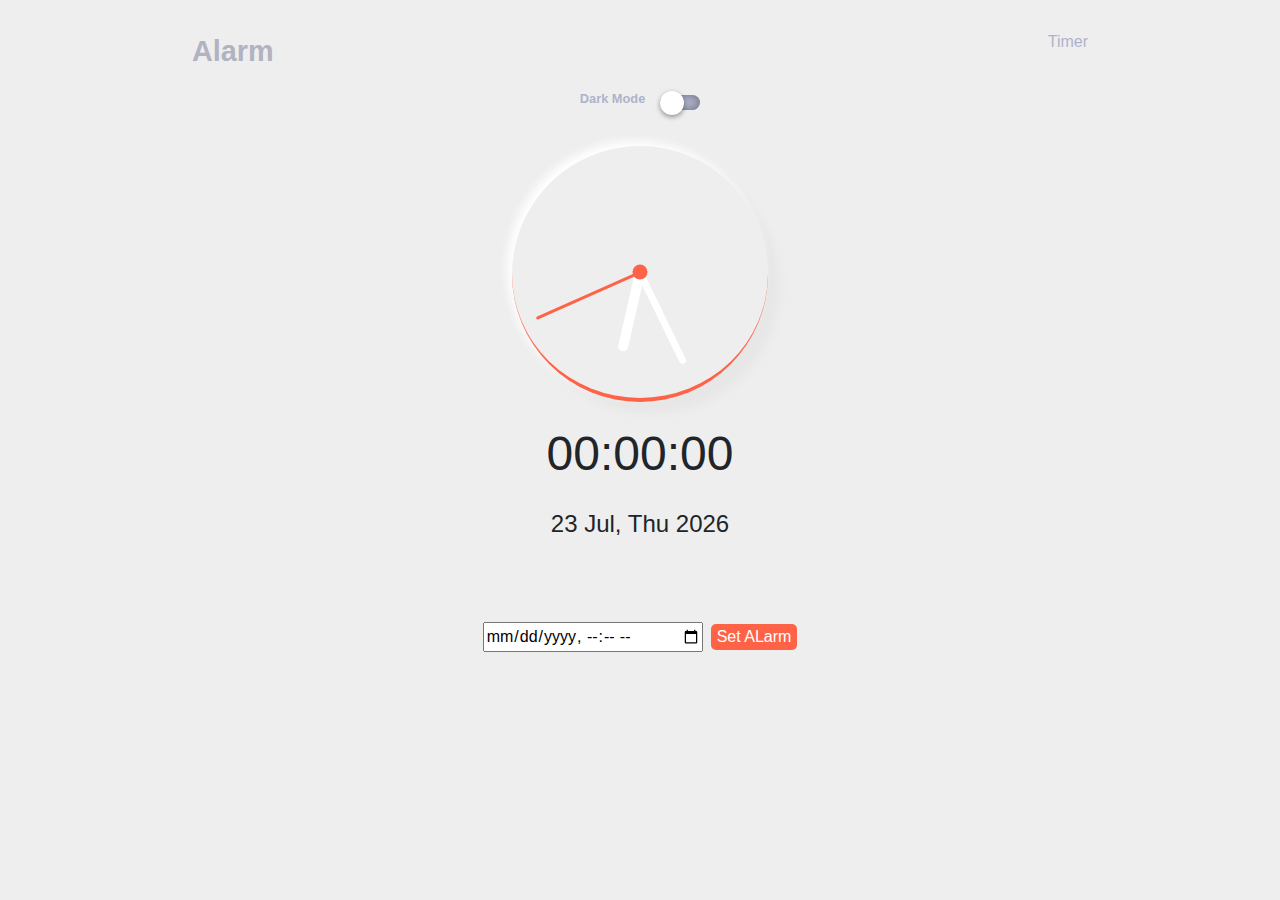
<file: js-functions/index.html>
<!DOCTYPE html>
<html lang="en">
<head>
    <meta charset="UTF-8">
    <meta name="viewport" content="width=device-width, initial-scale=1.0">

    <link rel="stylesheet" href="bootstrap/bootstrapCSS.css">
    <link rel="stylesheet" href="style.css">

    <title>Alarm Clock</title>
</head>
<body>
    <header id="selection">
        <a href="index.html" class="active">Alarm</a>
        <a href="timer.html">Timer</a>
    </header>
    <div class="dark-mode">
        <label for="darkMode">Dark Mode</label> 
        <input type="checkbox" class="dark-mode-toggle" id="darkMode">
    </div>
    <div class="analog-clock">
        <div class="clock-hand second" data-second-hand></div>
        <div class="clock-hand minute" data-minute-hand></div>
        <div class="clock-hand hour" data-hour-hand></div>
    </div>
    <div class="digital-clock">
        <div id="time">
            <span id="hour">00:</span>
            <span id="minute">00:</span>
            <span id="second">00</span>
        </div>
    </div>
    <div class="date"></div>

    
    <!-- <div class="toggle-general">
        <strong>07:30</strong>
        <div class="custom-control custom-switch toggle-display">
            <label for="customSwitch1" class="custom-control-label"></label>
            <input type="checkbox" name="" id="customSwitch1" class="custom-control-input">
        </div>
    </div>

    <div class="toggle-general">
        <strong>08:30</strong>
        <div class="custom-control custom-switch toggle-display">
            <label for="customSwitch2" class="custom-control-label"></label>
            <input type="checkbox" name="" id="customSwitch2" class="custom-control-input">
        </div>
    </div>
    
    <div class="toggle-general">
        <strong>09:30</strong>
        <div class="custom-control custom-switch toggle-display">
            <label for="customSwitch3" class="custom-control-label"></label>
            <input type="checkbox" name="" id="customSwitch3" class="custom-control-input">
        </div>
    </div> -->
    <div class="alarms"></div>
    <div id="alarmOptions" style="display: none;">
        <button class="snooze-alarm">Snooze 2 minutes</button>
        <button class="stop-alarm">Stop alarm</button>
    </div>

    <div class="alarm-modal">
        <input type="datetime-local"  id="alarmTime">
        <button class="add-alarm">Set ALarm</button>
    </div>


    <audio src="sounds/alarming.mp3" data-sound></audio>   
    
    
    <script src="bootstrap/bootstrapJQuery.js"></script>
    <script src="bootstrap/bootstrapPopperJS.js"></script>
    <script src="bootstrap/bootstrapJS.js"></script>
    <script src="script.js"></script>
</body>
</html>
</file>
<file: js-functions/style.css>
body{
    background: #eee;
}

body.change {
    background-color: hsl(230, 17%, 14%);
}

/*Header*/

a {
    color: hsl(230, 22%, 74%);
}

a:hover {
    font-size: 20px;
    text-decoration: none;
    color: black;
}

.active {
    font-size: 1.8rem;
    color: hsl(233, 13%, 73%);
    font-weight: 700;
}

#selection {
    display: flex;
    justify-content: space-between;
    width: 70%;
    margin: 0 auto;
}

/* dark mode  */
.dark-mode{
    width: 150px;
    font-size: .8rem ;
    font-weight: 600;
    margin: 1rem auto 0 ; 
    display: flex;
    color: hsl(230, 22%, 74%);
    justify-content: space-evenly;
    align-items: center;
    z-index: 2; 
}

.dark-mode input[type = 'checkbox']{
position: relative;
appearance: none;
-webkit-appearance: none;
-moz-appearance: none; 
width: 40px;
height: 15px;
background: hsl(230, 22%, 74%); 
outline: none;
border-radius: 20px;
box-shadow: inset 0 0 10px rgba(0, 0, 0, .4);

}

.dark-mode input:checked[type="checkbox"]{
background: linear-gradient(to right, hsl(210, 78%, 56%), hsl(146, 68%, 55%));
}

.dark-mode input[type="checkbox"]::before{
content: '';
width: 1.5rem;
height: 1.5rem;
background-color: #fff;
position: absolute;
border-radius: 50%;
top: -.25rem;
left: 0px;
box-shadow: 0 2px 5px rgba(0, 0, 0, .4);
transition: left .5s;
}


.dark-mode input:checked[type="checkbox"]::before{
left: 24px;
background-color: hsl(230, 17%, 14%);
} 
/* dark mode end */

/* analog-clock style */
.analog-clock{
    width: 16rem;
    height: 16rem;
    margin: 0 auto;
    margin-top: 30px;
    background: #eee;
    border-radius: 50%;
    border-bottom: 4px solid tomato;
    box-shadow: 
    -5px -5px 10px 0 rgba(255, 255, 255, 1),
    12px 12px 12px 0 rgba(0, 0, 0, 0.03);
    position: relative;
}
.change.analog-clock{
    background: hsl(230, 17%, 14%);
    box-shadow: 
    -5px -5px 15px 0 rgba(73, 73, 73, 0.8),
    12px 12px 12px 0 rgba(0, 0, 0, 0.03);
}


.clock-hand{
position: absolute;
bottom: 50%;
left: 50%;
width: 10px;
height: 40%;
background: white;
border-radius:10px 10px 0 0;
transform-origin: bottom;
z-index: 2;
transform: translateX(-50%) rotate(calc(var(--rotation) * 1deg))
}

.analog-clock::after{
content: ' ';
position: absolute;
background: tomato;
z-index: 4;
height: 15px;
width: 15px;
top:50%;
left:50%;
border-radius: 50%;
transform: translate(-50%, -50%);
}

.second{
--rotation: 30;
width: 3px;
height: 45%;
background: tomato; 
z-index: 3;
}

.minute{
width: 7px;
height: 40%;
}

.hour{
width: 10px;
height: 32%;
}

/* analog clock end */

/* digital clock start */
.digital-clock{
position: relative;
text-align: center;
margin: 1rem 0;
font-size: 3rem;
}

#time {
    display: flex;
    align-items: center;
    justify-content: center;
    margin-top: 1rem;
    margin-bottom: 10px;
}

.change#time{
    color:hsl(230, 22%, 74%);
}
/* digital clock end */

/* Set date style start */
.date{
    display: flex;
    align-items: center;
    justify-content: center;
    font-size: 1.5rem;
    margin-top: .5rem;
    margin-bottom: 1rem;
}

.change.date{
    color: hsl(230, 22%, 74%);
}
/* Set date style end*/

/* ALARM CLOCK  */

.alarm-modal{
    display: flex;
    align-items: center;
    justify-content: center;
    font-size: 1rem;
    margin-top: 3rem;
}

#alarmTime{
    margin-right: .5rem;
}

.add-alarm{
    background: tomato;
    color: #fff;
    border: none;
    border-radius: 5px;
}

.alarms{
    display: flex;
    align-items: center;
    justify-content: center;
    font-size: 1.2rem;
    margin-top: 2rem;
}


#alarmOptions{
    display: flex;
    align-items: center;
    justify-content: center;
    font-size: 1.2rem;
    margin-top: 2rem;
}

.snooze-alarm{
    margin-right: 1.2rem;
}

/* ALARM CLOCK END */



#time h3 {
    margin-bottom: 0;
}

#time p {
    font-size: 12px;
}

select {
    margin-left: 25%;
    margin-top: 5px;
    margin-bottom: 5px;
    width: 48%;
}

/* Toggle Section*/

.toggle-general {
    display: flex;
    justify-content: space-between;
    width: 50%;
    margin: 0 auto;
}

strong {
    font-size: 15px;
}

#plus {
    position: absolute;
    bottom: 5%;
    left: 50%;
    background-color: tomato;
    border-radius: 50%;
    width: 3em;
    height: 3em;
    transform: translateX(-50%)
}




/***Timer CSS**/

#selection {
    margin-top: 30px;
}

#timer-circle {
    border: 5px solid #796f6f;
    border-radius: 50%;
    height: 150px;
    width: 150px;
    margin: 0 auto;
    margin-top: 30vh;
}

#timer {
    /* display: flex; */
    width: 140px;
    text-align: center;
    margin-top: 50px;
}

#timer-digit {
    font-weight: bold;
    font-size: 20px;
}

#seconds {
    vertical-align: middle;
    margin-top: -5px;
    font-size: 12px;
    display: inline-block;
}

#reload-and-pause {
    display: flex;
    width: 80%;
    justify-content: space-between;
    margin: 0 auto;
    margin-top: 80px;
}

#reload {
    font-size: 60px;
}

#pause {
    font-size: 50px;
    background-color: rgb(139, 137, 137);
    border-radius: 50%;
    width: 1em;
    height: 1em;
    align-self: center;
}

.pause {
    margin-top: -40px;
    color: #ffffff;
}
</file>
<file: js-functions/bootstrap/bootstrapCSS.css>
:root{--blue:#007bff;--indigo:#6610f2;--purple:#6f42c1;--pink:#e83e8c;--red:#dc3545;--orange:#fd7e14;--yellow:#ffc107;--green:#28a745;--teal:#20c997;--cyan:#17a2b8;--white:#fff;--gray:#6c757d;--gray-dark:#343a40;--primary:#007bff;--secondary:#6c757d;--success:#28a745;--info:#17a2b8;--warning:#ffc107;--danger:#dc3545;--light:#f8f9fa;--dark:#343a40;--breakpoint-xs:0;--breakpoint-sm:576px;--breakpoint-md:768px;--breakpoint-lg:992px;--breakpoint-xl:1200px;--font-family-sans-serif:-apple-system,BlinkMacSystemFont,"Segoe UI",Roboto,"Helvetica Neue",Arial,"Noto Sans",sans-serif,"Apple Color Emoji","Segoe UI Emoji","Segoe UI Symbol","Noto Color Emoji";--font-family-monospace:SFMono-Regular,Menlo,Monaco,Consolas,"Liberation Mono","Courier New",monospace}*,::after,::before{box-sizing:border-box}html{font-family:sans-serif;line-height:1.15;-webkit-text-size-adjust:100%;-webkit-tap-highlight-color:transparent}article,aside,figcaption,figure,footer,header,hgroup,main,nav,section{display:block}body{margin:0;font-family:-apple-system,BlinkMacSystemFont,"Segoe UI",Roboto,"Helvetica Neue",Arial,"Noto Sans",sans-serif,"Apple Color Emoji","Segoe UI Emoji","Segoe UI Symbol","Noto Color Emoji";font-size:1rem;font-weight:400;line-height:1.5;color:#212529;text-align:left;background-color:#fff}[tabindex="-1"]:focus:not(:focus-visible){outline:0!important}hr{box-sizing:content-box;height:0;overflow:visible}h1,h2,h3,h4,h5,h6{margin-top:0;margin-bottom:.5rem}p{margin-top:0;margin-bottom:1rem}abbr[data-original-title],abbr[title]{text-decoration:underline;-webkit-text-decoration:underline dotted;text-decoration:underline dotted;cursor:help;border-bottom:0;-webkit-text-decoration-skip-ink:none;text-decoration-skip-ink:none}address{margin-bottom:1rem;font-style:normal;line-height:inherit}dl,ol,ul{margin-top:0;margin-bottom:1rem}ol ol,ol ul,ul ol,ul ul{margin-bottom:0}dt{font-weight:700}dd{margin-bottom:.5rem;margin-left:0}blockquote{margin:0 0 1rem}b,strong{font-weight:bolder}small{font-size:80%}sub,sup{position:relative;font-size:75%;line-height:0;vertical-align:baseline}sub{bottom:-.25em}sup{top:-.5em}a{color:#007bff;text-decoration:none;background-color:transparent}a:hover{color:#0056b3;text-decoration:underline}a:not([href]):not([class]){color:inherit;text-decoration:none}a:not([href]):not([class]):hover{color:inherit;text-decoration:none}code,kbd,pre,samp{font-family:SFMono-Regular,Menlo,Monaco,Consolas,"Liberation Mono","Courier New",monospace;font-size:1em}pre{margin-top:0;margin-bottom:1rem;overflow:auto;-ms-overflow-style:scrollbar}figure{margin:0 0 1rem}img{vertical-align:middle;border-style:none}svg{overflow:hidden;vertical-align:middle}table{border-collapse:collapse}caption{padding-top:.75rem;padding-bottom:.75rem;color:#6c757d;text-align:left;caption-side:bottom}th{text-align:inherit}label{display:inline-block;margin-bottom:.5rem}button{border-radius:0}button:focus{outline:1px dotted;outline:5px auto -webkit-focus-ring-color}button,input,optgroup,select,textarea{margin:0;font-family:inherit;font-size:inherit;line-height:inherit}button,input{overflow:visible}button,select{text-transform:none}[role=button]{cursor:pointer}select{word-wrap:normal}[type=button],[type=reset],[type=submit],button{-webkit-appearance:button}[type=button]:not(:disabled),[type=reset]:not(:disabled),[type=submit]:not(:disabled),button:not(:disabled){cursor:pointer}[type=button]::-moz-focus-inner,[type=reset]::-moz-focus-inner,[type=submit]::-moz-focus-inner,button::-moz-focus-inner{padding:0;border-style:none}input[type=checkbox],input[type=radio]{box-sizing:border-box;padding:0}textarea{overflow:auto;resize:vertical}fieldset{min-width:0;padding:0;margin:0;border:0}legend{display:block;width:100%;max-width:100%;padding:0;margin-bottom:.5rem;font-size:1.5rem;line-height:inherit;color:inherit;white-space:normal}progress{vertical-align:baseline}[type=number]::-webkit-inner-spin-button,[type=number]::-webkit-outer-spin-button{height:auto}[type=search]{outline-offset:-2px;-webkit-appearance:none}[type=search]::-webkit-search-decoration{-webkit-appearance:none}::-webkit-file-upload-button{font:inherit;-webkit-appearance:button}output{display:inline-block}summary{display:list-item;cursor:pointer}template{display:none}[hidden]{display:none!important}.h1,.h2,.h3,.h4,.h5,.h6,h1,h2,h3,h4,h5,h6{margin-bottom:.5rem;font-weight:500;line-height:1.2}.h1,h1{font-size:2.5rem}.h2,h2{font-size:2rem}.h3,h3{font-size:1.75rem}.h4,h4{font-size:1.5rem}.h5,h5{font-size:1.25rem}.h6,h6{font-size:1rem}.lead{font-size:1.25rem;font-weight:300}.display-1{font-size:6rem;font-weight:300;line-height:1.2}.display-2{font-size:5.5rem;font-weight:300;line-height:1.2}.display-3{font-size:4.5rem;font-weight:300;line-height:1.2}.display-4{font-size:3.5rem;font-weight:300;line-height:1.2}hr{margin-top:1rem;margin-bottom:1rem;border:0;border-top:1px solid rgba(0,0,0,.1)}.small,small{font-size:80%;font-weight:400}.mark,mark{padding:.2em;background-color:#fcf8e3}.list-unstyled{padding-left:0;list-style:none}.list-inline{padding-left:0;list-style:none}.list-inline-item{display:inline-block}.list-inline-item:not(:last-child){margin-right:.5rem}.initialism{font-size:90%;text-transform:uppercase}.blockquote{margin-bottom:1rem;font-size:1.25rem}.blockquote-footer{display:block;font-size:80%;color:#6c757d}.blockquote-footer::before{content:"\2014\00A0"}.img-fluid{max-width:100%;height:auto}.img-thumbnail{padding:.25rem;background-color:#fff;border:1px solid #dee2e6;border-radius:.25rem;max-width:100%;height:auto}.figure{display:inline-block}.figure-img{margin-bottom:.5rem;line-height:1}.figure-caption{font-size:90%;color:#6c757d}code{font-size:87.5%;color:#e83e8c;word-wrap:break-word}a>code{color:inherit}kbd{padding:.2rem .4rem;font-size:87.5%;color:#fff;background-color:#212529;border-radius:.2rem}kbd kbd{padding:0;font-size:100%;font-weight:700}pre{display:block;font-size:87.5%;color:#212529}pre code{font-size:inherit;color:inherit;word-break:normal}.pre-scrollable{max-height:340px;overflow-y:scroll}.container,.container-fluid,.container-lg,.container-md,.container-sm,.container-xl{width:100%;padding-right:15px;padding-left:15px;margin-right:auto;margin-left:auto}@media (min-width:576px){.container,.container-sm{max-width:540px}}@media (min-width:768px){.container,.container-md,.container-sm{max-width:720px}}@media (min-width:992px){.container,.container-lg,.container-md,.container-sm{max-width:960px}}@media (min-width:1200px){.container,.container-lg,.container-md,.container-sm,.container-xl{max-width:1140px}}.row{display:-ms-flexbox;display:flex;-ms-flex:1 0 100%;flex:1 0 100%;-ms-flex-wrap:wrap;flex-wrap:wrap;margin-right:-15px;margin-left:-15px}.no-gutters{margin-right:0;margin-left:0}.no-gutters>.col,.no-gutters>[class*=col-]{padding-right:0;padding-left:0}.col,.col-1,.col-10,.col-11,.col-12,.col-2,.col-3,.col-4,.col-5,.col-6,.col-7,.col-8,.col-9,.col-auto,.col-lg,.col-lg-1,.col-lg-10,.col-lg-11,.col-lg-12,.col-lg-2,.col-lg-3,.col-lg-4,.col-lg-5,.col-lg-6,.col-lg-7,.col-lg-8,.col-lg-9,.col-lg-auto,.col-md,.col-md-1,.col-md-10,.col-md-11,.col-md-12,.col-md-2,.col-md-3,.col-md-4,.col-md-5,.col-md-6,.col-md-7,.col-md-8,.col-md-9,.col-md-auto,.col-sm,.col-sm-1,.col-sm-10,.col-sm-11,.col-sm-12,.col-sm-2,.col-sm-3,.col-sm-4,.col-sm-5,.col-sm-6,.col-sm-7,.col-sm-8,.col-sm-9,.col-sm-auto,.col-xl,.col-xl-1,.col-xl-10,.col-xl-11,.col-xl-12,.col-xl-2,.col-xl-3,.col-xl-4,.col-xl-5,.col-xl-6,.col-xl-7,.col-xl-8,.col-xl-9,.col-xl-auto{position:relative;width:100%;padding-right:15px;padding-left:15px}.col{-ms-flex-preferred-size:0;flex-basis:0;-ms-flex-positive:1;flex-grow:1;max-width:100%}.row-cols-1>*{-ms-flex:0 0 100%;flex:0 0 100%;max-width:100%}.row-cols-2>*{-ms-flex:0 0 50%;flex:0 0 50%;max-width:50%}.row-cols-3>*{-ms-flex:0 0 33.333333%;flex:0 0 33.333333%;max-width:33.333333%}.row-cols-4>*{-ms-flex:0 0 25%;flex:0 0 25%;max-width:25%}.row-cols-5>*{-ms-flex:0 0 20%;flex:0 0 20%;max-width:20%}.row-cols-6>*{-ms-flex:0 0 16.666667%;flex:0 0 16.666667%;max-width:16.666667%}.col-auto{-ms-flex:0 0 auto;flex:0 0 auto;width:auto;max-width:100%}.col-1{-ms-flex:0 0 8.333333%;flex:0 0 8.333333%;max-width:8.333333%}.col-2{-ms-flex:0 0 16.666667%;flex:0 0 16.666667%;max-width:16.666667%}.col-3{-ms-flex:0 0 25%;flex:0 0 25%;max-width:25%}.col-4{-ms-flex:0 0 33.333333%;flex:0 0 33.333333%;max-width:33.333333%}.col-5{-ms-flex:0 0 41.666667%;flex:0 0 41.666667%;max-width:41.666667%}.col-6{-ms-flex:0 0 50%;flex:0 0 50%;max-width:50%}.col-7{-ms-flex:0 0 58.333333%;flex:0 0 58.333333%;max-width:58.333333%}.col-8{-ms-flex:0 0 66.666667%;flex:0 0 66.666667%;max-width:66.666667%}.col-9{-ms-flex:0 0 75%;flex:0 0 75%;max-width:75%}.col-10{-ms-flex:0 0 83.333333%;flex:0 0 83.333333%;max-width:83.333333%}.col-11{-ms-flex:0 0 91.666667%;flex:0 0 91.666667%;max-width:91.666667%}.col-12{-ms-flex:0 0 100%;flex:0 0 100%;max-width:100%}.order-first{-ms-flex-order:-1;order:-1}.order-last{-ms-flex-order:13;order:13}.order-0{-ms-flex-order:0;order:0}.order-1{-ms-flex-order:1;order:1}.order-2{-ms-flex-order:2;order:2}.order-3{-ms-flex-order:3;order:3}.order-4{-ms-flex-order:4;order:4}.order-5{-ms-flex-order:5;order:5}.order-6{-ms-flex-order:6;order:6}.order-7{-ms-flex-order:7;order:7}.order-8{-ms-flex-order:8;order:8}.order-9{-ms-flex-order:9;order:9}.order-10{-ms-flex-order:10;order:10}.order-11{-ms-flex-order:11;order:11}.order-12{-ms-flex-order:12;order:12}.offset-1{margin-left:8.333333%}.offset-2{margin-left:16.666667%}.offset-3{margin-left:25%}.offset-4{margin-left:33.333333%}.offset-5{margin-left:41.666667%}.offset-6{margin-left:50%}.offset-7{margin-left:58.333333%}.offset-8{margin-left:66.666667%}.offset-9{margin-left:75%}.offset-10{margin-left:83.333333%}.offset-11{margin-left:91.666667%}@media (min-width:576px){.col-sm{-ms-flex-preferred-size:0;flex-basis:0;-ms-flex-positive:1;flex-grow:1;max-width:100%}.row-cols-sm-1>*{-ms-flex:0 0 100%;flex:0 0 100%;max-width:100%}.row-cols-sm-2>*{-ms-flex:0 0 50%;flex:0 0 50%;max-width:50%}.row-cols-sm-3>*{-ms-flex:0 0 33.333333%;flex:0 0 33.333333%;max-width:33.333333%}.row-cols-sm-4>*{-ms-flex:0 0 25%;flex:0 0 25%;max-width:25%}.row-cols-sm-5>*{-ms-flex:0 0 20%;flex:0 0 20%;max-width:20%}.row-cols-sm-6>*{-ms-flex:0 0 16.666667%;flex:0 0 16.666667%;max-width:16.666667%}.col-sm-auto{-ms-flex:0 0 auto;flex:0 0 auto;width:auto;max-width:100%}.col-sm-1{-ms-flex:0 0 8.333333%;flex:0 0 8.333333%;max-width:8.333333%}.col-sm-2{-ms-flex:0 0 16.666667%;flex:0 0 16.666667%;max-width:16.666667%}.col-sm-3{-ms-flex:0 0 25%;flex:0 0 25%;max-width:25%}.col-sm-4{-ms-flex:0 0 33.333333%;flex:0 0 33.333333%;max-width:33.333333%}.col-sm-5{-ms-flex:0 0 41.666667%;flex:0 0 41.666667%;max-width:41.666667%}.col-sm-6{-ms-flex:0 0 50%;flex:0 0 50%;max-width:50%}.col-sm-7{-ms-flex:0 0 58.333333%;flex:0 0 58.333333%;max-width:58.333333%}.col-sm-8{-ms-flex:0 0 66.666667%;flex:0 0 66.666667%;max-width:66.666667%}.col-sm-9{-ms-flex:0 0 75%;flex:0 0 75%;max-width:75%}.col-sm-10{-ms-flex:0 0 83.333333%;flex:0 0 83.333333%;max-width:83.333333%}.col-sm-11{-ms-flex:0 0 91.666667%;flex:0 0 91.666667%;max-width:91.666667%}.col-sm-12{-ms-flex:0 0 100%;flex:0 0 100%;max-width:100%}.order-sm-first{-ms-flex-order:-1;order:-1}.order-sm-last{-ms-flex-order:13;order:13}.order-sm-0{-ms-flex-order:0;order:0}.order-sm-1{-ms-flex-order:1;order:1}.order-sm-2{-ms-flex-order:2;order:2}.order-sm-3{-ms-flex-order:3;order:3}.order-sm-4{-ms-flex-order:4;order:4}.order-sm-5{-ms-flex-order:5;order:5}.order-sm-6{-ms-flex-order:6;order:6}.order-sm-7{-ms-flex-order:7;order:7}.order-sm-8{-ms-flex-order:8;order:8}.order-sm-9{-ms-flex-order:9;order:9}.order-sm-10{-ms-flex-order:10;order:10}.order-sm-11{-ms-flex-order:11;order:11}.order-sm-12{-ms-flex-order:12;order:12}.offset-sm-0{margin-left:0}.offset-sm-1{margin-left:8.333333%}.offset-sm-2{margin-left:16.666667%}.offset-sm-3{margin-left:25%}.offset-sm-4{margin-left:33.333333%}.offset-sm-5{margin-left:41.666667%}.offset-sm-6{margin-left:50%}.offset-sm-7{margin-left:58.333333%}.offset-sm-8{margin-left:66.666667%}.offset-sm-9{margin-left:75%}.offset-sm-10{margin-left:83.333333%}.offset-sm-11{margin-left:91.666667%}}@media (min-width:768px){.col-md{-ms-flex-preferred-size:0;flex-basis:0;-ms-flex-positive:1;flex-grow:1;max-width:100%}.row-cols-md-1>*{-ms-flex:0 0 100%;flex:0 0 100%;max-width:100%}.row-cols-md-2>*{-ms-flex:0 0 50%;flex:0 0 50%;max-width:50%}.row-cols-md-3>*{-ms-flex:0 0 33.333333%;flex:0 0 33.333333%;max-width:33.333333%}.row-cols-md-4>*{-ms-flex:0 0 25%;flex:0 0 25%;max-width:25%}.row-cols-md-5>*{-ms-flex:0 0 20%;flex:0 0 20%;max-width:20%}.row-cols-md-6>*{-ms-flex:0 0 16.666667%;flex:0 0 16.666667%;max-width:16.666667%}.col-md-auto{-ms-flex:0 0 auto;flex:0 0 auto;width:auto;max-width:100%}.col-md-1{-ms-flex:0 0 8.333333%;flex:0 0 8.333333%;max-width:8.333333%}.col-md-2{-ms-flex:0 0 16.666667%;flex:0 0 16.666667%;max-width:16.666667%}.col-md-3{-ms-flex:0 0 25%;flex:0 0 25%;max-width:25%}.col-md-4{-ms-flex:0 0 33.333333%;flex:0 0 33.333333%;max-width:33.333333%}.col-md-5{-ms-flex:0 0 41.666667%;flex:0 0 41.666667%;max-width:41.666667%}.col-md-6{-ms-flex:0 0 50%;flex:0 0 50%;max-width:50%}.col-md-7{-ms-flex:0 0 58.333333%;flex:0 0 58.333333%;max-width:58.333333%}.col-md-8{-ms-flex:0 0 66.666667%;flex:0 0 66.666667%;max-width:66.666667%}.col-md-9{-ms-flex:0 0 75%;flex:0 0 75%;max-width:75%}.col-md-10{-ms-flex:0 0 83.333333%;flex:0 0 83.333333%;max-width:83.333333%}.col-md-11{-ms-flex:0 0 91.666667%;flex:0 0 91.666667%;max-width:91.666667%}.col-md-12{-ms-flex:0 0 100%;flex:0 0 100%;max-width:100%}.order-md-first{-ms-flex-order:-1;order:-1}.order-md-last{-ms-flex-order:13;order:13}.order-md-0{-ms-flex-order:0;order:0}.order-md-1{-ms-flex-order:1;order:1}.order-md-2{-ms-flex-order:2;order:2}.order-md-3{-ms-flex-order:3;order:3}.order-md-4{-ms-flex-order:4;order:4}.order-md-5{-ms-flex-order:5;order:5}.order-md-6{-ms-flex-order:6;order:6}.order-md-7{-ms-flex-order:7;order:7}.order-md-8{-ms-flex-order:8;order:8}.order-md-9{-ms-flex-order:9;order:9}.order-md-10{-ms-flex-order:10;order:10}.order-md-11{-ms-flex-order:11;order:11}.order-md-12{-ms-flex-order:12;order:12}.offset-md-0{margin-left:0}.offset-md-1{margin-left:8.333333%}.offset-md-2{margin-left:16.666667%}.offset-md-3{margin-left:25%}.offset-md-4{margin-left:33.333333%}.offset-md-5{margin-left:41.666667%}.offset-md-6{margin-left:50%}.offset-md-7{margin-left:58.333333%}.offset-md-8{margin-left:66.666667%}.offset-md-9{margin-left:75%}.offset-md-10{margin-left:83.333333%}.offset-md-11{margin-left:91.666667%}}@media (min-width:992px){.col-lg{-ms-flex-preferred-size:0;flex-basis:0;-ms-flex-positive:1;flex-grow:1;max-width:100%}.row-cols-lg-1>*{-ms-flex:0 0 100%;flex:0 0 100%;max-width:100%}.row-cols-lg-2>*{-ms-flex:0 0 50%;flex:0 0 50%;max-width:50%}.row-cols-lg-3>*{-ms-flex:0 0 33.333333%;flex:0 0 33.333333%;max-width:33.333333%}.row-cols-lg-4>*{-ms-flex:0 0 25%;flex:0 0 25%;max-width:25%}.row-cols-lg-5>*{-ms-flex:0 0 20%;flex:0 0 20%;max-width:20%}.row-cols-lg-6>*{-ms-flex:0 0 16.666667%;flex:0 0 16.666667%;max-width:16.666667%}.col-lg-auto{-ms-flex:0 0 auto;flex:0 0 auto;width:auto;max-width:100%}.col-lg-1{-ms-flex:0 0 8.333333%;flex:0 0 8.333333%;max-width:8.333333%}.col-lg-2{-ms-flex:0 0 16.666667%;flex:0 0 16.666667%;max-width:16.666667%}.col-lg-3{-ms-flex:0 0 25%;flex:0 0 25%;max-width:25%}.col-lg-4{-ms-flex:0 0 33.333333%;flex:0 0 33.333333%;max-width:33.333333%}.col-lg-5{-ms-flex:0 0 41.666667%;flex:0 0 41.666667%;max-width:41.666667%}.col-lg-6{-ms-flex:0 0 50%;flex:0 0 50%;max-width:50%}.col-lg-7{-ms-flex:0 0 58.333333%;flex:0 0 58.333333%;max-width:58.333333%}.col-lg-8{-ms-flex:0 0 66.666667%;flex:0 0 66.666667%;max-width:66.666667%}.col-lg-9{-ms-flex:0 0 75%;flex:0 0 75%;max-width:75%}.col-lg-10{-ms-flex:0 0 83.333333%;flex:0 0 83.333333%;max-width:83.333333%}.col-lg-11{-ms-flex:0 0 91.666667%;flex:0 0 91.666667%;max-width:91.666667%}.col-lg-12{-ms-flex:0 0 100%;flex:0 0 100%;max-width:100%}.order-lg-first{-ms-flex-order:-1;order:-1}.order-lg-last{-ms-flex-order:13;order:13}.order-lg-0{-ms-flex-order:0;order:0}.order-lg-1{-ms-flex-order:1;order:1}.order-lg-2{-ms-flex-order:2;order:2}.order-lg-3{-ms-flex-order:3;order:3}.order-lg-4{-ms-flex-order:4;order:4}.order-lg-5{-ms-flex-order:5;order:5}.order-lg-6{-ms-flex-order:6;order:6}.order-lg-7{-ms-flex-order:7;order:7}.order-lg-8{-ms-flex-order:8;order:8}.order-lg-9{-ms-flex-order:9;order:9}.order-lg-10{-ms-flex-order:10;order:10}.order-lg-11{-ms-flex-order:11;order:11}.order-lg-12{-ms-flex-order:12;order:12}.offset-lg-0{margin-left:0}.offset-lg-1{margin-left:8.333333%}.offset-lg-2{margin-left:16.666667%}.offset-lg-3{margin-left:25%}.offset-lg-4{margin-left:33.333333%}.offset-lg-5{margin-left:41.666667%}.offset-lg-6{margin-left:50%}.offset-lg-7{margin-left:58.333333%}.offset-lg-8{margin-left:66.666667%}.offset-lg-9{margin-left:75%}.offset-lg-10{margin-left:83.333333%}.offset-lg-11{margin-left:91.666667%}}@media (min-width:1200px){.col-xl{-ms-flex-preferred-size:0;flex-basis:0;-ms-flex-positive:1;flex-grow:1;max-width:100%}.row-cols-xl-1>*{-ms-flex:0 0 100%;flex:0 0 100%;max-width:100%}.row-cols-xl-2>*{-ms-flex:0 0 50%;flex:0 0 50%;max-width:50%}.row-cols-xl-3>*{-ms-flex:0 0 33.333333%;flex:0 0 33.333333%;max-width:33.333333%}.row-cols-xl-4>*{-ms-flex:0 0 25%;flex:0 0 25%;max-width:25%}.row-cols-xl-5>*{-ms-flex:0 0 20%;flex:0 0 20%;max-width:20%}.row-cols-xl-6>*{-ms-flex:0 0 16.666667%;flex:0 0 16.666667%;max-width:16.666667%}.col-xl-auto{-ms-flex:0 0 auto;flex:0 0 auto;width:auto;max-width:100%}.col-xl-1{-ms-flex:0 0 8.333333%;flex:0 0 8.333333%;max-width:8.333333%}.col-xl-2{-ms-flex:0 0 16.666667%;flex:0 0 16.666667%;max-width:16.666667%}.col-xl-3{-ms-flex:0 0 25%;flex:0 0 25%;max-width:25%}.col-xl-4{-ms-flex:0 0 33.333333%;flex:0 0 33.333333%;max-width:33.333333%}.col-xl-5{-ms-flex:0 0 41.666667%;flex:0 0 41.666667%;max-width:41.666667%}.col-xl-6{-ms-flex:0 0 50%;flex:0 0 50%;max-width:50%}.col-xl-7{-ms-flex:0 0 58.333333%;flex:0 0 58.333333%;max-width:58.333333%}.col-xl-8{-ms-flex:0 0 66.666667%;flex:0 0 66.666667%;max-width:66.666667%}.col-xl-9{-ms-flex:0 0 75%;flex:0 0 75%;max-width:75%}.col-xl-10{-ms-flex:0 0 83.333333%;flex:0 0 83.333333%;max-width:83.333333%}.col-xl-11{-ms-flex:0 0 91.666667%;flex:0 0 91.666667%;max-width:91.666667%}.col-xl-12{-ms-flex:0 0 100%;flex:0 0 100%;max-width:100%}.order-xl-first{-ms-flex-order:-1;order:-1}.order-xl-last{-ms-flex-order:13;order:13}.order-xl-0{-ms-flex-order:0;order:0}.order-xl-1{-ms-flex-order:1;order:1}.order-xl-2{-ms-flex-order:2;order:2}.order-xl-3{-ms-flex-order:3;order:3}.order-xl-4{-ms-flex-order:4;order:4}.order-xl-5{-ms-flex-order:5;order:5}.order-xl-6{-ms-flex-order:6;order:6}.order-xl-7{-ms-flex-order:7;order:7}.order-xl-8{-ms-flex-order:8;order:8}.order-xl-9{-ms-flex-order:9;order:9}.order-xl-10{-ms-flex-order:10;order:10}.order-xl-11{-ms-flex-order:11;order:11}.order-xl-12{-ms-flex-order:12;order:12}.offset-xl-0{margin-left:0}.offset-xl-1{margin-left:8.333333%}.offset-xl-2{margin-left:16.666667%}.offset-xl-3{margin-left:25%}.offset-xl-4{margin-left:33.333333%}.offset-xl-5{margin-left:41.666667%}.offset-xl-6{margin-left:50%}.offset-xl-7{margin-left:58.333333%}.offset-xl-8{margin-left:66.666667%}.offset-xl-9{margin-left:75%}.offset-xl-10{margin-left:83.333333%}.offset-xl-11{margin-left:91.666667%}}.table{width:100%;margin-bottom:1rem;color:#212529}.table td,.table th{padding:.75rem;vertical-align:top;border-top:1px solid #dee2e6}.table thead th{vertical-align:bottom;border-bottom:2px solid #dee2e6}.table tbody+tbody{border-top:2px solid #dee2e6}.table-sm td,.table-sm th{padding:.3rem}.table-bordered{border:1px solid #dee2e6}.table-bordered td,.table-bordered th{border:1px solid #dee2e6}.table-bordered thead td,.table-bordered thead th{border-bottom-width:2px}.table-borderless tbody+tbody,.table-borderless td,.table-borderless th,.table-borderless thead th{border:0}.table-striped tbody tr:nth-of-type(odd){background-color:rgba(0,0,0,.05)}.table-hover tbody tr:hover{color:#212529;background-color:rgba(0,0,0,.075)}.table-primary,.table-primary>td,.table-primary>th{background-color:#b8daff}.table-primary tbody+tbody,.table-primary td,.table-primary th,.table-primary thead th{border-color:#7abaff}.table-hover .table-primary:hover{background-color:#9fcdff}.table-hover .table-primary:hover>td,.table-hover .table-primary:hover>th{background-color:#9fcdff}.table-secondary,.table-secondary>td,.table-secondary>th{background-color:#d6d8db}.table-secondary tbody+tbody,.table-secondary td,.table-secondary th,.table-secondary thead th{border-color:#b3b7bb}.table-hover .table-secondary:hover{background-color:#c8cbcf}.table-hover .table-secondary:hover>td,.table-hover .table-secondary:hover>th{background-color:#c8cbcf}.table-success,.table-success>td,.table-success>th{background-color:#c3e6cb}.table-success tbody+tbody,.table-success td,.table-success th,.table-success thead th{border-color:#8fd19e}.table-hover .table-success:hover{background-color:#b1dfbb}.table-hover .table-success:hover>td,.table-hover .table-success:hover>th{background-color:#b1dfbb}.table-info,.table-info>td,.table-info>th{background-color:#bee5eb}.table-info tbody+tbody,.table-info td,.table-info th,.table-info thead th{border-color:#86cfda}.table-hover .table-info:hover{background-color:#abdde5}.table-hover .table-info:hover>td,.table-hover .table-info:hover>th{background-color:#abdde5}.table-warning,.table-warning>td,.table-warning>th{background-color:#ffeeba}.table-warning tbody+tbody,.table-warning td,.table-warning th,.table-warning thead th{border-color:#ffdf7e}.table-hover .table-warning:hover{background-color:#ffe8a1}.table-hover .table-warning:hover>td,.table-hover .table-warning:hover>th{background-color:#ffe8a1}.table-danger,.table-danger>td,.table-danger>th{background-color:#f5c6cb}.table-danger tbody+tbody,.table-danger td,.table-danger th,.table-danger thead th{border-color:#ed969e}.table-hover .table-danger:hover{background-color:#f1b0b7}.table-hover .table-danger:hover>td,.table-hover .table-danger:hover>th{background-color:#f1b0b7}.table-light,.table-light>td,.table-light>th{background-color:#fdfdfe}.table-light tbody+tbody,.table-light td,.table-light th,.table-light thead th{border-color:#fbfcfc}.table-hover .table-light:hover{background-color:#ececf6}.table-hover .table-light:hover>td,.table-hover .table-light:hover>th{background-color:#ececf6}.table-dark,.table-dark>td,.table-dark>th{background-color:#c6c8ca}.table-dark tbody+tbody,.table-dark td,.table-dark th,.table-dark thead th{border-color:#95999c}.table-hover .table-dark:hover{background-color:#b9bbbe}.table-hover .table-dark:hover>td,.table-hover .table-dark:hover>th{background-color:#b9bbbe}.table-active,.table-active>td,.table-active>th{background-color:rgba(0,0,0,.075)}.table-hover .table-active:hover{background-color:rgba(0,0,0,.075)}.table-hover .table-active:hover>td,.table-hover .table-active:hover>th{background-color:rgba(0,0,0,.075)}.table .thead-dark th{color:#fff;background-color:#343a40;border-color:#454d55}.table .thead-light th{color:#495057;background-color:#e9ecef;border-color:#dee2e6}.table-dark{color:#fff;background-color:#343a40}.table-dark td,.table-dark th,.table-dark thead th{border-color:#454d55}.table-dark.table-bordered{border:0}.table-dark.table-striped tbody tr:nth-of-type(odd){background-color:rgba(255,255,255,.05)}.table-dark.table-hover tbody tr:hover{color:#fff;background-color:rgba(255,255,255,.075)}@media (max-width:575.98px){.table-responsive-sm{display:block;width:100%;overflow-x:auto;-webkit-overflow-scrolling:touch}.table-responsive-sm>.table-bordered{border:0}}@media (max-width:767.98px){.table-responsive-md{display:block;width:100%;overflow-x:auto;-webkit-overflow-scrolling:touch}.table-responsive-md>.table-bordered{border:0}}@media (max-width:991.98px){.table-responsive-lg{display:block;width:100%;overflow-x:auto;-webkit-overflow-scrolling:touch}.table-responsive-lg>.table-bordered{border:0}}@media (max-width:1199.98px){.table-responsive-xl{display:block;width:100%;overflow-x:auto;-webkit-overflow-scrolling:touch}.table-responsive-xl>.table-bordered{border:0}}.table-responsive{display:block;width:100%;overflow-x:auto;-webkit-overflow-scrolling:touch}.table-responsive>.table-bordered{border:0}.form-control{display:block;width:100%;height:calc(1.5em + .75rem + 2px);padding:.375rem .75rem;font-size:1rem;font-weight:400;line-height:1.5;color:#495057;background-color:#fff;background-clip:padding-box;border:1px solid #ced4da;border-radius:.25rem;transition:border-color .15s ease-in-out,box-shadow .15s ease-in-out}@media (prefers-reduced-motion:reduce){.form-control{transition:none}}.form-control::-ms-expand{background-color:transparent;border:0}.form-control:-moz-focusring{color:transparent;text-shadow:0 0 0 #495057}.form-control:focus{color:#495057;background-color:#fff;border-color:#80bdff;outline:0;box-shadow:0 0 0 .2rem rgba(0,123,255,.25)}.form-control::-webkit-input-placeholder{color:#6c757d;opacity:1}.form-control::-moz-placeholder{color:#6c757d;opacity:1}.form-control:-ms-input-placeholder{color:#6c757d;opacity:1}.form-control::-ms-input-placeholder{color:#6c757d;opacity:1}.form-control::placeholder{color:#6c757d;opacity:1}.form-control:disabled,.form-control[readonly]{background-color:#e9ecef;opacity:1}input[type=date].form-control,input[type=datetime-local].form-control,input[type=month].form-control,input[type=time].form-control{-webkit-appearance:none;-moz-appearance:none;appearance:none}select.form-control:focus::-ms-value{color:#495057;background-color:#fff}.form-control-file,.form-control-range{display:block;width:100%}.col-form-label{padding-top:calc(.375rem + 1px);padding-bottom:calc(.375rem + 1px);margin-bottom:0;font-size:inherit;line-height:1.5}.col-form-label-lg{padding-top:calc(.5rem + 1px);padding-bottom:calc(.5rem + 1px);font-size:1.25rem;line-height:1.5}.col-form-label-sm{padding-top:calc(.25rem + 1px);padding-bottom:calc(.25rem + 1px);font-size:.875rem;line-height:1.5}.form-control-plaintext{display:block;width:100%;padding:.375rem 0;margin-bottom:0;font-size:1rem;line-height:1.5;color:#212529;background-color:transparent;border:solid transparent;border-width:1px 0}.form-control-plaintext.form-control-lg,.form-control-plaintext.form-control-sm{padding-right:0;padding-left:0}.form-control-sm{height:calc(1.5em + .5rem + 2px);padding:.25rem .5rem;font-size:.875rem;line-height:1.5;border-radius:.2rem}.form-control-lg{height:calc(1.5em + 1rem + 2px);padding:.5rem 1rem;font-size:1.25rem;line-height:1.5;border-radius:.3rem}select.form-control[multiple],select.form-control[size]{height:auto}textarea.form-control{height:auto}.form-group{margin-bottom:1rem}.form-text{display:block;margin-top:.25rem}.form-row{display:-ms-flexbox;display:flex;-ms-flex-wrap:wrap;flex-wrap:wrap;margin-right:-5px;margin-left:-5px}.form-row>.col,.form-row>[class*=col-]{padding-right:5px;padding-left:5px}.form-check{position:relative;display:block;padding-left:1.25rem}.form-check-input{position:absolute;margin-top:.3rem;margin-left:-1.25rem}.form-check-input:disabled~.form-check-label,.form-check-input[disabled]~.form-check-label{color:#6c757d}.form-check-label{margin-bottom:0}.form-check-inline{display:-ms-inline-flexbox;display:inline-flex;-ms-flex-align:center;align-items:center;padding-left:0;margin-right:.75rem}.form-check-inline .form-check-input{position:static;margin-top:0;margin-right:.3125rem;margin-left:0}.valid-feedback{display:none;width:100%;margin-top:.25rem;font-size:80%;color:#28a745}.valid-tooltip{position:absolute;top:100%;left:0;z-index:5;display:none;max-width:100%;padding:.25rem .5rem;margin-top:.1rem;font-size:.875rem;line-height:1.5;color:#fff;background-color:rgba(40,167,69,.9);border-radius:.25rem}.is-valid~.valid-feedback,.is-valid~.valid-tooltip,.was-validated :valid~.valid-feedback,.was-validated :valid~.valid-tooltip{display:block}.form-control.is-valid,.was-validated .form-control:valid{border-color:#28a745;padding-right:calc(1.5em + .75rem);background-image:url("data:image/svg+xml,%3csvg xmlns='http://www.w3.org/2000/svg' width='8' height='8' viewBox='0 0 8 8'%3e%3cpath fill='%2328a745' d='M2.3 6.73L.6 4.53c-.4-1.04.46-1.4 1.1-.8l1.1 1.4 3.4-3.8c.6-.63 1.6-.27 1.2.7l-4 4.6c-.43.5-.8.4-1.1.1z'/%3e%3c/svg%3e");background-repeat:no-repeat;background-position:right calc(.375em + .1875rem) center;background-size:calc(.75em + .375rem) calc(.75em + .375rem)}.form-control.is-valid:focus,.was-validated .form-control:valid:focus{border-color:#28a745;box-shadow:0 0 0 .2rem rgba(40,167,69,.25)}.was-validated textarea.form-control:valid,textarea.form-control.is-valid{padding-right:calc(1.5em + .75rem);background-position:top calc(.375em + .1875rem) right calc(.375em + .1875rem)}.custom-select.is-valid,.was-validated .custom-select:valid{border-color:#28a745;padding-right:calc(.75em + 2.3125rem);background:url("data:image/svg+xml,%3csvg xmlns='http://www.w3.org/2000/svg' width='4' height='5' viewBox='0 0 4 5'%3e%3cpath fill='%23343a40' d='M2 0L0 2h4zm0 5L0 3h4z'/%3e%3c/svg%3e") no-repeat right .75rem center/8px 10px,url("data:image/svg+xml,%3csvg xmlns='http://www.w3.org/2000/svg' width='8' height='8' viewBox='0 0 8 8'%3e%3cpath fill='%2328a745' d='M2.3 6.73L.6 4.53c-.4-1.04.46-1.4 1.1-.8l1.1 1.4 3.4-3.8c.6-.63 1.6-.27 1.2.7l-4 4.6c-.43.5-.8.4-1.1.1z'/%3e%3c/svg%3e") #fff no-repeat center right 1.75rem/calc(.75em + .375rem) calc(.75em + .375rem)}.custom-select.is-valid:focus,.was-validated .custom-select:valid:focus{border-color:#28a745;box-shadow:0 0 0 .2rem rgba(40,167,69,.25)}.form-check-input.is-valid~.form-check-label,.was-validated .form-check-input:valid~.form-check-label{color:#28a745}.form-check-input.is-valid~.valid-feedback,.form-check-input.is-valid~.valid-tooltip,.was-validated .form-check-input:valid~.valid-feedback,.was-validated .form-check-input:valid~.valid-tooltip{display:block}.custom-control-input.is-valid~.custom-control-label,.was-validated .custom-control-input:valid~.custom-control-label{color:#28a745}.custom-control-input.is-valid~.custom-control-label::before,.was-validated .custom-control-input:valid~.custom-control-label::before{border-color:#28a745}.custom-control-input.is-valid:checked~.custom-control-label::before,.was-validated .custom-control-input:valid:checked~.custom-control-label::before{border-color:#34ce57;background-color:#34ce57}.custom-control-input.is-valid:focus~.custom-control-label::before,.was-validated .custom-control-input:valid:focus~.custom-control-label::before{box-shadow:0 0 0 .2rem rgba(40,167,69,.25)}.custom-control-input.is-valid:focus:not(:checked)~.custom-control-label::before,.was-validated .custom-control-input:valid:focus:not(:checked)~.custom-control-label::before{border-color:#28a745}.custom-file-input.is-valid~.custom-file-label,.was-validated .custom-file-input:valid~.custom-file-label{border-color:#28a745}.custom-file-input.is-valid:focus~.custom-file-label,.was-validated .custom-file-input:valid:focus~.custom-file-label{border-color:#28a745;box-shadow:0 0 0 .2rem rgba(40,167,69,.25)}.invalid-feedback{display:none;width:100%;margin-top:.25rem;font-size:80%;color:#dc3545}.invalid-tooltip{position:absolute;top:100%;left:0;z-index:5;display:none;max-width:100%;padding:.25rem .5rem;margin-top:.1rem;font-size:.875rem;line-height:1.5;color:#fff;background-color:rgba(220,53,69,.9);border-radius:.25rem}.is-invalid~.invalid-feedback,.is-invalid~.invalid-tooltip,.was-validated :invalid~.invalid-feedback,.was-validated :invalid~.invalid-tooltip{display:block}.form-control.is-invalid,.was-validated .form-control:invalid{border-color:#dc3545;padding-right:calc(1.5em + .75rem);background-image:url("data:image/svg+xml,%3csvg xmlns='http://www.w3.org/2000/svg' width='12' height='12' fill='none' stroke='%23dc3545' viewBox='0 0 12 12'%3e%3ccircle cx='6' cy='6' r='4.5'/%3e%3cpath stroke-linejoin='round' d='M5.8 3.6h.4L6 6.5z'/%3e%3ccircle cx='6' cy='8.2' r='.6' fill='%23dc3545' stroke='none'/%3e%3c/svg%3e");background-repeat:no-repeat;background-position:right calc(.375em + .1875rem) center;background-size:calc(.75em + .375rem) calc(.75em + .375rem)}.form-control.is-invalid:focus,.was-validated .form-control:invalid:focus{border-color:#dc3545;box-shadow:0 0 0 .2rem rgba(220,53,69,.25)}.was-validated textarea.form-control:invalid,textarea.form-control.is-invalid{padding-right:calc(1.5em + .75rem);background-position:top calc(.375em + .1875rem) right calc(.375em + .1875rem)}.custom-select.is-invalid,.was-validated .custom-select:invalid{border-color:#dc3545;padding-right:calc(.75em + 2.3125rem);background:url("data:image/svg+xml,%3csvg xmlns='http://www.w3.org/2000/svg' width='4' height='5' viewBox='0 0 4 5'%3e%3cpath fill='%23343a40' d='M2 0L0 2h4zm0 5L0 3h4z'/%3e%3c/svg%3e") no-repeat right .75rem center/8px 10px,url("data:image/svg+xml,%3csvg xmlns='http://www.w3.org/2000/svg' width='12' height='12' fill='none' stroke='%23dc3545' viewBox='0 0 12 12'%3e%3ccircle cx='6' cy='6' r='4.5'/%3e%3cpath stroke-linejoin='round' d='M5.8 3.6h.4L6 6.5z'/%3e%3ccircle cx='6' cy='8.2' r='.6' fill='%23dc3545' stroke='none'/%3e%3c/svg%3e") #fff no-repeat center right 1.75rem/calc(.75em + .375rem) calc(.75em + .375rem)}.custom-select.is-invalid:focus,.was-validated .custom-select:invalid:focus{border-color:#dc3545;box-shadow:0 0 0 .2rem rgba(220,53,69,.25)}.form-check-input.is-invalid~.form-check-label,.was-validated .form-check-input:invalid~.form-check-label{color:#dc3545}.form-check-input.is-invalid~.invalid-feedback,.form-check-input.is-invalid~.invalid-tooltip,.was-validated .form-check-input:invalid~.invalid-feedback,.was-validated .form-check-input:invalid~.invalid-tooltip{display:block}.custom-control-input.is-invalid~.custom-control-label,.was-validated .custom-control-input:invalid~.custom-control-label{color:#dc3545}.custom-control-input.is-invalid~.custom-control-label::before,.was-validated .custom-control-input:invalid~.custom-control-label::before{border-color:#dc3545}.custom-control-input.is-invalid:checked~.custom-control-label::before,.was-validated .custom-control-input:invalid:checked~.custom-control-label::before{border-color:#e4606d;background-color:#e4606d}.custom-control-input.is-invalid:focus~.custom-control-label::before,.was-validated .custom-control-input:invalid:focus~.custom-control-label::before{box-shadow:0 0 0 .2rem rgba(220,53,69,.25)}.custom-control-input.is-invalid:focus:not(:checked)~.custom-control-label::before,.was-validated .custom-control-input:invalid:focus:not(:checked)~.custom-control-label::before{border-color:#dc3545}.custom-file-input.is-invalid~.custom-file-label,.was-validated .custom-file-input:invalid~.custom-file-label{border-color:#dc3545}.custom-file-input.is-invalid:focus~.custom-file-label,.was-validated .custom-file-input:invalid:focus~.custom-file-label{border-color:#dc3545;box-shadow:0 0 0 .2rem rgba(220,53,69,.25)}.form-inline{display:-ms-flexbox;display:flex;-ms-flex-flow:row wrap;flex-flow:row wrap;-ms-flex-align:center;align-items:center}.form-inline .form-check{width:100%}@media (min-width:576px){.form-inline label{display:-ms-flexbox;display:flex;-ms-flex-align:center;align-items:center;-ms-flex-pack:center;justify-content:center;margin-bottom:0}.form-inline .form-group{display:-ms-flexbox;display:flex;-ms-flex:0 0 auto;flex:0 0 auto;-ms-flex-flow:row wrap;flex-flow:row wrap;-ms-flex-align:center;align-items:center;margin-bottom:0}.form-inline .form-control{display:inline-block;width:auto;vertical-align:middle}.form-inline .form-control-plaintext{display:inline-block}.form-inline .custom-select,.form-inline .input-group{width:auto}.form-inline .form-check{display:-ms-flexbox;display:flex;-ms-flex-align:center;align-items:center;-ms-flex-pack:center;justify-content:center;width:auto;padding-left:0}.form-inline .form-check-input{position:relative;-ms-flex-negative:0;flex-shrink:0;margin-top:0;margin-right:.25rem;margin-left:0}.form-inline .custom-control{-ms-flex-align:center;align-items:center;-ms-flex-pack:center;justify-content:center}.form-inline .custom-control-label{margin-bottom:0}}.btn{display:inline-block;font-weight:400;color:#212529;text-align:center;vertical-align:middle;-webkit-user-select:none;-moz-user-select:none;-ms-user-select:none;user-select:none;background-color:transparent;border:1px solid transparent;padding:.375rem .75rem;font-size:1rem;line-height:1.5;border-radius:.25rem;transition:color .15s ease-in-out,background-color .15s ease-in-out,border-color .15s ease-in-out,box-shadow .15s ease-in-out}@media (prefers-reduced-motion:reduce){.btn{transition:none}}.btn:hover{color:#212529;text-decoration:none}.btn.focus,.btn:focus{outline:0;box-shadow:0 0 0 .2rem rgba(0,123,255,.25)}.btn.disabled,.btn:disabled{opacity:.65}.btn:not(:disabled):not(.disabled){cursor:pointer}a.btn.disabled,fieldset:disabled a.btn{pointer-events:none}.btn-primary{color:#fff;background-color:#007bff;border-color:#007bff}.btn-primary:hover{color:#fff;background-color:#0069d9;border-color:#0062cc}.btn-primary.focus,.btn-primary:focus{color:#fff;background-color:#0069d9;border-color:#0062cc;box-shadow:0 0 0 .2rem rgba(38,143,255,.5)}.btn-primary.disabled,.btn-primary:disabled{color:#fff;background-color:#007bff;border-color:#007bff}.btn-primary:not(:disabled):not(.disabled).active,.btn-primary:not(:disabled):not(.disabled):active,.show>.btn-primary.dropdown-toggle{color:#fff;background-color:#0062cc;border-color:#005cbf}.btn-primary:not(:disabled):not(.disabled).active:focus,.btn-primary:not(:disabled):not(.disabled):active:focus,.show>.btn-primary.dropdown-toggle:focus{box-shadow:0 0 0 .2rem rgba(38,143,255,.5)}.btn-secondary{color:#fff;background-color:#6c757d;border-color:#6c757d}.btn-secondary:hover{color:#fff;background-color:#5a6268;border-color:#545b62}.btn-secondary.focus,.btn-secondary:focus{color:#fff;background-color:#5a6268;border-color:#545b62;box-shadow:0 0 0 .2rem rgba(130,138,145,.5)}.btn-secondary.disabled,.btn-secondary:disabled{color:#fff;background-color:#6c757d;border-color:#6c757d}.btn-secondary:not(:disabled):not(.disabled).active,.btn-secondary:not(:disabled):not(.disabled):active,.show>.btn-secondary.dropdown-toggle{color:#fff;background-color:#545b62;border-color:#4e555b}.btn-secondary:not(:disabled):not(.disabled).active:focus,.btn-secondary:not(:disabled):not(.disabled):active:focus,.show>.btn-secondary.dropdown-toggle:focus{box-shadow:0 0 0 .2rem rgba(130,138,145,.5)}.btn-success{color:#fff;background-color:#28a745;border-color:#28a745}.btn-success:hover{color:#fff;background-color:#218838;border-color:#1e7e34}.btn-success.focus,.btn-success:focus{color:#fff;background-color:#218838;border-color:#1e7e34;box-shadow:0 0 0 .2rem rgba(72,180,97,.5)}.btn-success.disabled,.btn-success:disabled{color:#fff;background-color:#28a745;border-color:#28a745}.btn-success:not(:disabled):not(.disabled).active,.btn-success:not(:disabled):not(.disabled):active,.show>.btn-success.dropdown-toggle{color:#fff;background-color:#1e7e34;border-color:#1c7430}.btn-success:not(:disabled):not(.disabled).active:focus,.btn-success:not(:disabled):not(.disabled):active:focus,.show>.btn-success.dropdown-toggle:focus{box-shadow:0 0 0 .2rem rgba(72,180,97,.5)}.btn-info{color:#fff;background-color:#17a2b8;border-color:#17a2b8}.btn-info:hover{color:#fff;background-color:#138496;border-color:#117a8b}.btn-info.focus,.btn-info:focus{color:#fff;background-color:#138496;border-color:#117a8b;box-shadow:0 0 0 .2rem rgba(58,176,195,.5)}.btn-info.disabled,.btn-info:disabled{color:#fff;background-color:#17a2b8;border-color:#17a2b8}.btn-info:not(:disabled):not(.disabled).active,.btn-info:not(:disabled):not(.disabled):active,.show>.btn-info.dropdown-toggle{color:#fff;background-color:#117a8b;border-color:#10707f}.btn-info:not(:disabled):not(.disabled).active:focus,.btn-info:not(:disabled):not(.disabled):active:focus,.show>.btn-info.dropdown-toggle:focus{box-shadow:0 0 0 .2rem rgba(58,176,195,.5)}.btn-warning{color:#212529;background-color:#ffc107;border-color:#ffc107}.btn-warning:hover{color:#212529;background-color:#e0a800;border-color:#d39e00}.btn-warning.focus,.btn-warning:focus{color:#212529;background-color:#e0a800;border-color:#d39e00;box-shadow:0 0 0 .2rem rgba(222,170,12,.5)}.btn-warning.disabled,.btn-warning:disabled{color:#212529;background-color:#ffc107;border-color:#ffc107}.btn-warning:not(:disabled):not(.disabled).active,.btn-warning:not(:disabled):not(.disabled):active,.show>.btn-warning.dropdown-toggle{color:#212529;background-color:#d39e00;border-color:#c69500}.btn-warning:not(:disabled):not(.disabled).active:focus,.btn-warning:not(:disabled):not(.disabled):active:focus,.show>.btn-warning.dropdown-toggle:focus{box-shadow:0 0 0 .2rem rgba(222,170,12,.5)}.btn-danger{color:#fff;background-color:#dc3545;border-color:#dc3545}.btn-danger:hover{color:#fff;background-color:#c82333;border-color:#bd2130}.btn-danger.focus,.btn-danger:focus{color:#fff;background-color:#c82333;border-color:#bd2130;box-shadow:0 0 0 .2rem rgba(225,83,97,.5)}.btn-danger.disabled,.btn-danger:disabled{color:#fff;background-color:#dc3545;border-color:#dc3545}.btn-danger:not(:disabled):not(.disabled).active,.btn-danger:not(:disabled):not(.disabled):active,.show>.btn-danger.dropdown-toggle{color:#fff;background-color:#bd2130;border-color:#b21f2d}.btn-danger:not(:disabled):not(.disabled).active:focus,.btn-danger:not(:disabled):not(.disabled):active:focus,.show>.btn-danger.dropdown-toggle:focus{box-shadow:0 0 0 .2rem rgba(225,83,97,.5)}.btn-light{color:#212529;background-color:#f8f9fa;border-color:#f8f9fa}.btn-light:hover{color:#212529;background-color:#e2e6ea;border-color:#dae0e5}.btn-light.focus,.btn-light:focus{color:#212529;background-color:#e2e6ea;border-color:#dae0e5;box-shadow:0 0 0 .2rem rgba(216,217,219,.5)}.btn-light.disabled,.btn-light:disabled{color:#212529;background-color:#f8f9fa;border-color:#f8f9fa}.btn-light:not(:disabled):not(.disabled).active,.btn-light:not(:disabled):not(.disabled):active,.show>.btn-light.dropdown-toggle{color:#212529;background-color:#dae0e5;border-color:#d3d9df}.btn-light:not(:disabled):not(.disabled).active:focus,.btn-light:not(:disabled):not(.disabled):active:focus,.show>.btn-light.dropdown-toggle:focus{box-shadow:0 0 0 .2rem rgba(216,217,219,.5)}.btn-dark{color:#fff;background-color:#343a40;border-color:#343a40}.btn-dark:hover{color:#fff;background-color:#23272b;border-color:#1d2124}.btn-dark.focus,.btn-dark:focus{color:#fff;background-color:#23272b;border-color:#1d2124;box-shadow:0 0 0 .2rem rgba(82,88,93,.5)}.btn-dark.disabled,.btn-dark:disabled{color:#fff;background-color:#343a40;border-color:#343a40}.btn-dark:not(:disabled):not(.disabled).active,.btn-dark:not(:disabled):not(.disabled):active,.show>.btn-dark.dropdown-toggle{color:#fff;background-color:#1d2124;border-color:#171a1d}.btn-dark:not(:disabled):not(.disabled).active:focus,.btn-dark:not(:disabled):not(.disabled):active:focus,.show>.btn-dark.dropdown-toggle:focus{box-shadow:0 0 0 .2rem rgba(82,88,93,.5)}.btn-outline-primary{color:#007bff;border-color:#007bff}.btn-outline-primary:hover{color:#fff;background-color:#007bff;border-color:#007bff}.btn-outline-primary.focus,.btn-outline-primary:focus{box-shadow:0 0 0 .2rem rgba(0,123,255,.5)}.btn-outline-primary.disabled,.btn-outline-primary:disabled{color:#007bff;background-color:transparent}.btn-outline-primary:not(:disabled):not(.disabled).active,.btn-outline-primary:not(:disabled):not(.disabled):active,.show>.btn-outline-primary.dropdown-toggle{color:#fff;background-color:#007bff;border-color:#007bff}.btn-outline-primary:not(:disabled):not(.disabled).active:focus,.btn-outline-primary:not(:disabled):not(.disabled):active:focus,.show>.btn-outline-primary.dropdown-toggle:focus{box-shadow:0 0 0 .2rem rgba(0,123,255,.5)}.btn-outline-secondary{color:#6c757d;border-color:#6c757d}.btn-outline-secondary:hover{color:#fff;background-color:#6c757d;border-color:#6c757d}.btn-outline-secondary.focus,.btn-outline-secondary:focus{box-shadow:0 0 0 .2rem rgba(108,117,125,.5)}.btn-outline-secondary.disabled,.btn-outline-secondary:disabled{color:#6c757d;background-color:transparent}.btn-outline-secondary:not(:disabled):not(.disabled).active,.btn-outline-secondary:not(:disabled):not(.disabled):active,.show>.btn-outline-secondary.dropdown-toggle{color:#fff;background-color:#6c757d;border-color:#6c757d}.btn-outline-secondary:not(:disabled):not(.disabled).active:focus,.btn-outline-secondary:not(:disabled):not(.disabled):active:focus,.show>.btn-outline-secondary.dropdown-toggle:focus{box-shadow:0 0 0 .2rem rgba(108,117,125,.5)}.btn-outline-success{color:#28a745;border-color:#28a745}.btn-outline-success:hover{color:#fff;background-color:#28a745;border-color:#28a745}.btn-outline-success.focus,.btn-outline-success:focus{box-shadow:0 0 0 .2rem rgba(40,167,69,.5)}.btn-outline-success.disabled,.btn-outline-success:disabled{color:#28a745;background-color:transparent}.btn-outline-success:not(:disabled):not(.disabled).active,.btn-outline-success:not(:disabled):not(.disabled):active,.show>.btn-outline-success.dropdown-toggle{color:#fff;background-color:#28a745;border-color:#28a745}.btn-outline-success:not(:disabled):not(.disabled).active:focus,.btn-outline-success:not(:disabled):not(.disabled):active:focus,.show>.btn-outline-success.dropdown-toggle:focus{box-shadow:0 0 0 .2rem rgba(40,167,69,.5)}.btn-outline-info{color:#17a2b8;border-color:#17a2b8}.btn-outline-info:hover{color:#fff;background-color:#17a2b8;border-color:#17a2b8}.btn-outline-info.focus,.btn-outline-info:focus{box-shadow:0 0 0 .2rem rgba(23,162,184,.5)}.btn-outline-info.disabled,.btn-outline-info:disabled{color:#17a2b8;background-color:transparent}.btn-outline-info:not(:disabled):not(.disabled).active,.btn-outline-info:not(:disabled):not(.disabled):active,.show>.btn-outline-info.dropdown-toggle{color:#fff;background-color:#17a2b8;border-color:#17a2b8}.btn-outline-info:not(:disabled):not(.disabled).active:focus,.btn-outline-info:not(:disabled):not(.disabled):active:focus,.show>.btn-outline-info.dropdown-toggle:focus{box-shadow:0 0 0 .2rem rgba(23,162,184,.5)}.btn-outline-warning{color:#ffc107;border-color:#ffc107}.btn-outline-warning:hover{color:#212529;background-color:#ffc107;border-color:#ffc107}.btn-outline-warning.focus,.btn-outline-warning:focus{box-shadow:0 0 0 .2rem rgba(255,193,7,.5)}.btn-outline-warning.disabled,.btn-outline-warning:disabled{color:#ffc107;background-color:transparent}.btn-outline-warning:not(:disabled):not(.disabled).active,.btn-outline-warning:not(:disabled):not(.disabled):active,.show>.btn-outline-warning.dropdown-toggle{color:#212529;background-color:#ffc107;border-color:#ffc107}.btn-outline-warning:not(:disabled):not(.disabled).active:focus,.btn-outline-warning:not(:disabled):not(.disabled):active:focus,.show>.btn-outline-warning.dropdown-toggle:focus{box-shadow:0 0 0 .2rem rgba(255,193,7,.5)}.btn-outline-danger{color:#dc3545;border-color:#dc3545}.btn-outline-danger:hover{color:#fff;background-color:#dc3545;border-color:#dc3545}.btn-outline-danger.focus,.btn-outline-danger:focus{box-shadow:0 0 0 .2rem rgba(220,53,69,.5)}.btn-outline-danger.disabled,.btn-outline-danger:disabled{color:#dc3545;background-color:transparent}.btn-outline-danger:not(:disabled):not(.disabled).active,.btn-outline-danger:not(:disabled):not(.disabled):active,.show>.btn-outline-danger.dropdown-toggle{color:#fff;background-color:#dc3545;border-color:#dc3545}.btn-outline-danger:not(:disabled):not(.disabled).active:focus,.btn-outline-danger:not(:disabled):not(.disabled):active:focus,.show>.btn-outline-danger.dropdown-toggle:focus{box-shadow:0 0 0 .2rem rgba(220,53,69,.5)}.btn-outline-light{color:#f8f9fa;border-color:#f8f9fa}.btn-outline-light:hover{color:#212529;background-color:#f8f9fa;border-color:#f8f9fa}.btn-outline-light.focus,.btn-outline-light:focus{box-shadow:0 0 0 .2rem rgba(248,249,250,.5)}.btn-outline-light.disabled,.btn-outline-light:disabled{color:#f8f9fa;background-color:transparent}.btn-outline-light:not(:disabled):not(.disabled).active,.btn-outline-light:not(:disabled):not(.disabled):active,.show>.btn-outline-light.dropdown-toggle{color:#212529;background-color:#f8f9fa;border-color:#f8f9fa}.btn-outline-light:not(:disabled):not(.disabled).active:focus,.btn-outline-light:not(:disabled):not(.disabled):active:focus,.show>.btn-outline-light.dropdown-toggle:focus{box-shadow:0 0 0 .2rem rgba(248,249,250,.5)}.btn-outline-dark{color:#343a40;border-color:#343a40}.btn-outline-dark:hover{color:#fff;background-color:#343a40;border-color:#343a40}.btn-outline-dark.focus,.btn-outline-dark:focus{box-shadow:0 0 0 .2rem rgba(52,58,64,.5)}.btn-outline-dark.disabled,.btn-outline-dark:disabled{color:#343a40;background-color:transparent}.btn-outline-dark:not(:disabled):not(.disabled).active,.btn-outline-dark:not(:disabled):not(.disabled):active,.show>.btn-outline-dark.dropdown-toggle{color:#fff;background-color:#343a40;border-color:#343a40}.btn-outline-dark:not(:disabled):not(.disabled).active:focus,.btn-outline-dark:not(:disabled):not(.disabled):active:focus,.show>.btn-outline-dark.dropdown-toggle:focus{box-shadow:0 0 0 .2rem rgba(52,58,64,.5)}.btn-link{font-weight:400;color:#007bff;text-decoration:none}.btn-link:hover{color:#0056b3;text-decoration:underline}.btn-link.focus,.btn-link:focus{text-decoration:underline}.btn-link.disabled,.btn-link:disabled{color:#6c757d;pointer-events:none}.btn-group-lg>.btn,.btn-lg{padding:.5rem 1rem;font-size:1.25rem;line-height:1.5;border-radius:.3rem}.btn-group-sm>.btn,.btn-sm{padding:.25rem .5rem;font-size:.875rem;line-height:1.5;border-radius:.2rem}.btn-block{display:block;width:100%}.btn-block+.btn-block{margin-top:.5rem}input[type=button].btn-block,input[type=reset].btn-block,input[type=submit].btn-block{width:100%}.fade{transition:opacity .15s linear}@media (prefers-reduced-motion:reduce){.fade{transition:none}}.fade:not(.show){opacity:0}.collapse:not(.show){display:none}.collapsing{position:relative;height:0;overflow:hidden;transition:height .35s ease}@media (prefers-reduced-motion:reduce){.collapsing{transition:none}}.dropdown,.dropleft,.dropright,.dropup{position:relative}.dropdown-toggle{white-space:nowrap}.dropdown-toggle::after{display:inline-block;margin-left:.255em;vertical-align:.255em;content:"";border-top:.3em solid;border-right:.3em solid transparent;border-bottom:0;border-left:.3em solid transparent}.dropdown-toggle:empty::after{margin-left:0}.dropdown-menu{position:absolute;top:100%;left:0;z-index:1000;display:none;float:left;min-width:10rem;padding:.5rem 0;margin:.125rem 0 0;font-size:1rem;color:#212529;text-align:left;list-style:none;background-color:#fff;background-clip:padding-box;border:1px solid rgba(0,0,0,.15);border-radius:.25rem}.dropdown-menu-left{right:auto;left:0}.dropdown-menu-right{right:0;left:auto}@media (min-width:576px){.dropdown-menu-sm-left{right:auto;left:0}.dropdown-menu-sm-right{right:0;left:auto}}@media (min-width:768px){.dropdown-menu-md-left{right:auto;left:0}.dropdown-menu-md-right{right:0;left:auto}}@media (min-width:992px){.dropdown-menu-lg-left{right:auto;left:0}.dropdown-menu-lg-right{right:0;left:auto}}@media (min-width:1200px){.dropdown-menu-xl-left{right:auto;left:0}.dropdown-menu-xl-right{right:0;left:auto}}.dropup .dropdown-menu{top:auto;bottom:100%;margin-top:0;margin-bottom:.125rem}.dropup .dropdown-toggle::after{display:inline-block;margin-left:.255em;vertical-align:.255em;content:"";border-top:0;border-right:.3em solid transparent;border-bottom:.3em solid;border-left:.3em solid transparent}.dropup .dropdown-toggle:empty::after{margin-left:0}.dropright .dropdown-menu{top:0;right:auto;left:100%;margin-top:0;margin-left:.125rem}.dropright .dropdown-toggle::after{display:inline-block;margin-left:.255em;vertical-align:.255em;content:"";border-top:.3em solid transparent;border-right:0;border-bottom:.3em solid transparent;border-left:.3em solid}.dropright .dropdown-toggle:empty::after{margin-left:0}.dropright .dropdown-toggle::after{vertical-align:0}.dropleft .dropdown-menu{top:0;right:100%;left:auto;margin-top:0;margin-right:.125rem}.dropleft .dropdown-toggle::after{display:inline-block;margin-left:.255em;vertical-align:.255em;content:""}.dropleft .dropdown-toggle::after{display:none}.dropleft .dropdown-toggle::before{display:inline-block;margin-right:.255em;vertical-align:.255em;content:"";border-top:.3em solid transparent;border-right:.3em solid;border-bottom:.3em solid transparent}.dropleft .dropdown-toggle:empty::after{margin-left:0}.dropleft .dropdown-toggle::before{vertical-align:0}.dropdown-menu[x-placement^=bottom],.dropdown-menu[x-placement^=left],.dropdown-menu[x-placement^=right],.dropdown-menu[x-placement^=top]{right:auto;bottom:auto}.dropdown-divider{height:0;margin:.5rem 0;overflow:hidden;border-top:1px solid #e9ecef}.dropdown-item{display:block;width:100%;padding:.25rem 1.5rem;clear:both;font-weight:400;color:#212529;text-align:inherit;white-space:nowrap;background-color:transparent;border:0}.dropdown-item:focus,.dropdown-item:hover{color:#16181b;text-decoration:none;background-color:#f8f9fa}.dropdown-item.active,.dropdown-item:active{color:#fff;text-decoration:none;background-color:#007bff}.dropdown-item.disabled,.dropdown-item:disabled{color:#6c757d;pointer-events:none;background-color:transparent}.dropdown-menu.show{display:block}.dropdown-header{display:block;padding:.5rem 1.5rem;margin-bottom:0;font-size:.875rem;color:#6c757d;white-space:nowrap}.dropdown-item-text{display:block;padding:.25rem 1.5rem;color:#212529}.btn-group,.btn-group-vertical{position:relative;display:-ms-inline-flexbox;display:inline-flex;vertical-align:middle}.btn-group-vertical>.btn,.btn-group>.btn{position:relative;-ms-flex:1 1 auto;flex:1 1 auto}.btn-group-vertical>.btn:hover,.btn-group>.btn:hover{z-index:1}.btn-group-vertical>.btn.active,.btn-group-vertical>.btn:active,.btn-group-vertical>.btn:focus,.btn-group>.btn.active,.btn-group>.btn:active,.btn-group>.btn:focus{z-index:1}.btn-toolbar{display:-ms-flexbox;display:flex;-ms-flex-wrap:wrap;flex-wrap:wrap;-ms-flex-pack:start;justify-content:flex-start}.btn-toolbar .input-group{width:auto}.btn-group>.btn-group:not(:first-child),.btn-group>.btn:not(:first-child){margin-left:-1px}.btn-group>.btn-group:not(:last-child)>.btn,.btn-group>.btn:not(:last-child):not(.dropdown-toggle){border-top-right-radius:0;border-bottom-right-radius:0}.btn-group>.btn-group:not(:first-child)>.btn,.btn-group>.btn:not(:first-child){border-top-left-radius:0;border-bottom-left-radius:0}.dropdown-toggle-split{padding-right:.5625rem;padding-left:.5625rem}.dropdown-toggle-split::after,.dropright .dropdown-toggle-split::after,.dropup .dropdown-toggle-split::after{margin-left:0}.dropleft .dropdown-toggle-split::before{margin-right:0}.btn-group-sm>.btn+.dropdown-toggle-split,.btn-sm+.dropdown-toggle-split{padding-right:.375rem;padding-left:.375rem}.btn-group-lg>.btn+.dropdown-toggle-split,.btn-lg+.dropdown-toggle-split{padding-right:.75rem;padding-left:.75rem}.btn-group-vertical{-ms-flex-direction:column;flex-direction:column;-ms-flex-align:start;align-items:flex-start;-ms-flex-pack:center;justify-content:center}.btn-group-vertical>.btn,.btn-group-vertical>.btn-group{width:100%}.btn-group-vertical>.btn-group:not(:first-child),.btn-group-vertical>.btn:not(:first-child){margin-top:-1px}.btn-group-vertical>.btn-group:not(:last-child)>.btn,.btn-group-vertical>.btn:not(:last-child):not(.dropdown-toggle){border-bottom-right-radius:0;border-bottom-left-radius:0}.btn-group-vertical>.btn-group:not(:first-child)>.btn,.btn-group-vertical>.btn:not(:first-child){border-top-left-radius:0;border-top-right-radius:0}.btn-group-toggle>.btn,.btn-group-toggle>.btn-group>.btn{margin-bottom:0}.btn-group-toggle>.btn input[type=checkbox],.btn-group-toggle>.btn input[type=radio],.btn-group-toggle>.btn-group>.btn input[type=checkbox],.btn-group-toggle>.btn-group>.btn input[type=radio]{position:absolute;clip:rect(0,0,0,0);pointer-events:none}.input-group{position:relative;display:-ms-flexbox;display:flex;-ms-flex-wrap:wrap;flex-wrap:wrap;-ms-flex-align:stretch;align-items:stretch;width:100%}.input-group>.custom-file,.input-group>.custom-select,.input-group>.form-control,.input-group>.form-control-plaintext{position:relative;-ms-flex:1 1 auto;flex:1 1 auto;width:1%;min-width:0;margin-bottom:0}.input-group>.custom-file+.custom-file,.input-group>.custom-file+.custom-select,.input-group>.custom-file+.form-control,.input-group>.custom-select+.custom-file,.input-group>.custom-select+.custom-select,.input-group>.custom-select+.form-control,.input-group>.form-control+.custom-file,.input-group>.form-control+.custom-select,.input-group>.form-control+.form-control,.input-group>.form-control-plaintext+.custom-file,.input-group>.form-control-plaintext+.custom-select,.input-group>.form-control-plaintext+.form-control{margin-left:-1px}.input-group>.custom-file .custom-file-input:focus~.custom-file-label,.input-group>.custom-select:focus,.input-group>.form-control:focus{z-index:3}.input-group>.custom-file .custom-file-input:focus{z-index:4}.input-group>.custom-select:not(:last-child),.input-group>.form-control:not(:last-child){border-top-right-radius:0;border-bottom-right-radius:0}.input-group>.custom-select:not(:first-child),.input-group>.form-control:not(:first-child){border-top-left-radius:0;border-bottom-left-radius:0}.input-group>.custom-file{display:-ms-flexbox;display:flex;-ms-flex-align:center;align-items:center}.input-group>.custom-file:not(:last-child) .custom-file-label,.input-group>.custom-file:not(:last-child) .custom-file-label::after{border-top-right-radius:0;border-bottom-right-radius:0}.input-group>.custom-file:not(:first-child) .custom-file-label{border-top-left-radius:0;border-bottom-left-radius:0}.input-group-append,.input-group-prepend{display:-ms-flexbox;display:flex}.input-group-append .btn,.input-group-prepend .btn{position:relative;z-index:2}.input-group-append .btn:focus,.input-group-prepend .btn:focus{z-index:3}.input-group-append .btn+.btn,.input-group-append .btn+.input-group-text,.input-group-append .input-group-text+.btn,.input-group-append .input-group-text+.input-group-text,.input-group-prepend .btn+.btn,.input-group-prepend .btn+.input-group-text,.input-group-prepend .input-group-text+.btn,.input-group-prepend .input-group-text+.input-group-text{margin-left:-1px}.input-group-prepend{margin-right:-1px}.input-group-append{margin-left:-1px}.input-group-text{display:-ms-flexbox;display:flex;-ms-flex-align:center;align-items:center;padding:.375rem .75rem;margin-bottom:0;font-size:1rem;font-weight:400;line-height:1.5;color:#495057;text-align:center;white-space:nowrap;background-color:#e9ecef;border:1px solid #ced4da;border-radius:.25rem}.input-group-text input[type=checkbox],.input-group-text input[type=radio]{margin-top:0}.input-group-lg>.custom-select,.input-group-lg>.form-control:not(textarea){height:calc(1.5em + 1rem + 2px)}.input-group-lg>.custom-select,.input-group-lg>.form-control,.input-group-lg>.input-group-append>.btn,.input-group-lg>.input-group-append>.input-group-text,.input-group-lg>.input-group-prepend>.btn,.input-group-lg>.input-group-prepend>.input-group-text{padding:.5rem 1rem;font-size:1.25rem;line-height:1.5;border-radius:.3rem}.input-group-sm>.custom-select,.input-group-sm>.form-control:not(textarea){height:calc(1.5em + .5rem + 2px)}.input-group-sm>.custom-select,.input-group-sm>.form-control,.input-group-sm>.input-group-append>.btn,.input-group-sm>.input-group-append>.input-group-text,.input-group-sm>.input-group-prepend>.btn,.input-group-sm>.input-group-prepend>.input-group-text{padding:.25rem .5rem;font-size:.875rem;line-height:1.5;border-radius:.2rem}.input-group-lg>.custom-select,.input-group-sm>.custom-select{padding-right:1.75rem}.input-group>.input-group-append:last-child>.btn:not(:last-child):not(.dropdown-toggle),.input-group>.input-group-append:last-child>.input-group-text:not(:last-child),.input-group>.input-group-append:not(:last-child)>.btn,.input-group>.input-group-append:not(:last-child)>.input-group-text,.input-group>.input-group-prepend>.btn,.input-group>.input-group-prepend>.input-group-text{border-top-right-radius:0;border-bottom-right-radius:0}.input-group>.input-group-append>.btn,.input-group>.input-group-append>.input-group-text,.input-group>.input-group-prepend:first-child>.btn:not(:first-child),.input-group>.input-group-prepend:first-child>.input-group-text:not(:first-child),.input-group>.input-group-prepend:not(:first-child)>.btn,.input-group>.input-group-prepend:not(:first-child)>.input-group-text{border-top-left-radius:0;border-bottom-left-radius:0}.custom-control{position:relative;z-index:1;display:block;min-height:1.5rem;padding-left:1.5rem}.custom-control-inline{display:-ms-inline-flexbox;display:inline-flex;margin-right:1rem}.custom-control-input{position:absolute;left:0;z-index:-1;width:1rem;height:1.25rem;opacity:0}.custom-control-input:checked~.custom-control-label::before{color:#fff;border-color:#007bff;background-color:#007bff}.custom-control-input:focus~.custom-control-label::before{box-shadow:0 0 0 .2rem rgba(0,123,255,.25)}.custom-control-input:focus:not(:checked)~.custom-control-label::before{border-color:#80bdff}.custom-control-input:not(:disabled):active~.custom-control-label::before{color:#fff;background-color:#b3d7ff;border-color:#b3d7ff}.custom-control-input:disabled~.custom-control-label,.custom-control-input[disabled]~.custom-control-label{color:#6c757d}.custom-control-input:disabled~.custom-control-label::before,.custom-control-input[disabled]~.custom-control-label::before{background-color:#e9ecef}.custom-control-label{position:relative;margin-bottom:0;vertical-align:top}.custom-control-label::before{position:absolute;top:.25rem;left:-1.5rem;display:block;width:1rem;height:1rem;pointer-events:none;content:"";background-color:#fff;border:#adb5bd solid 1px}.custom-control-label::after{position:absolute;top:.25rem;left:-1.5rem;display:block;width:1rem;height:1rem;content:"";background:no-repeat 50%/50% 50%}.custom-checkbox .custom-control-label::before{border-radius:.25rem}.custom-checkbox .custom-control-input:checked~.custom-control-label::after{background-image:url("data:image/svg+xml,%3csvg xmlns='http://www.w3.org/2000/svg' width='8' height='8' viewBox='0 0 8 8'%3e%3cpath fill='%23fff' d='M6.564.75l-3.59 3.612-1.538-1.55L0 4.26l2.974 2.99L8 2.193z'/%3e%3c/svg%3e")}.custom-checkbox .custom-control-input:indeterminate~.custom-control-label::before{border-color:#007bff;background-color:#007bff}.custom-checkbox .custom-control-input:indeterminate~.custom-control-label::after{background-image:url("data:image/svg+xml,%3csvg xmlns='http://www.w3.org/2000/svg' width='4' height='4' viewBox='0 0 4 4'%3e%3cpath stroke='%23fff' d='M0 2h4'/%3e%3c/svg%3e")}.custom-checkbox .custom-control-input:disabled:checked~.custom-control-label::before{background-color:rgba(0,123,255,.5)}.custom-checkbox .custom-control-input:disabled:indeterminate~.custom-control-label::before{background-color:rgba(0,123,255,.5)}.custom-radio .custom-control-label::before{border-radius:50%}.custom-radio .custom-control-input:checked~.custom-control-label::after{background-image:url("data:image/svg+xml,%3csvg xmlns='http://www.w3.org/2000/svg' width='12' height='12' viewBox='-4 -4 8 8'%3e%3ccircle r='3' fill='%23fff'/%3e%3c/svg%3e")}.custom-radio .custom-control-input:disabled:checked~.custom-control-label::before{background-color:rgba(0,123,255,.5)}.custom-switch{padding-left:2.25rem}.custom-switch .custom-control-label::before{left:-2.25rem;width:1.75rem;pointer-events:all;border-radius:.5rem}.custom-switch .custom-control-label::after{top:calc(.25rem + 2px);left:calc(-2.25rem + 2px);width:calc(1rem - 4px);height:calc(1rem - 4px);background-color:#adb5bd;border-radius:.5rem;transition:background-color .15s ease-in-out,border-color .15s ease-in-out,box-shadow .15s ease-in-out,-webkit-transform .15s ease-in-out;transition:transform .15s ease-in-out,background-color .15s ease-in-out,border-color .15s ease-in-out,box-shadow .15s ease-in-out;transition:transform .15s ease-in-out,background-color .15s ease-in-out,border-color .15s ease-in-out,box-shadow .15s ease-in-out,-webkit-transform .15s ease-in-out}@media (prefers-reduced-motion:reduce){.custom-switch .custom-control-label::after{transition:none}}.custom-switch .custom-control-input:checked~.custom-control-label::after{background-color:#fff;-webkit-transform:translateX(.75rem);transform:translateX(.75rem)}.custom-switch .custom-control-input:disabled:checked~.custom-control-label::before{background-color:rgba(0,123,255,.5)}.custom-select{display:inline-block;width:100%;height:calc(1.5em + .75rem + 2px);padding:.375rem 1.75rem .375rem .75rem;font-size:1rem;font-weight:400;line-height:1.5;color:#495057;vertical-align:middle;background:#fff url("data:image/svg+xml,%3csvg xmlns='http://www.w3.org/2000/svg' width='4' height='5' viewBox='0 0 4 5'%3e%3cpath fill='%23343a40' d='M2 0L0 2h4zm0 5L0 3h4z'/%3e%3c/svg%3e") no-repeat right .75rem center/8px 10px;border:1px solid #ced4da;border-radius:.25rem;-webkit-appearance:none;-moz-appearance:none;appearance:none}.custom-select:focus{border-color:#80bdff;outline:0;box-shadow:0 0 0 .2rem rgba(0,123,255,.25)}.custom-select:focus::-ms-value{color:#495057;background-color:#fff}.custom-select[multiple],.custom-select[size]:not([size="1"]){height:auto;padding-right:.75rem;background-image:none}.custom-select:disabled{color:#6c757d;background-color:#e9ecef}.custom-select::-ms-expand{display:none}.custom-select:-moz-focusring{color:transparent;text-shadow:0 0 0 #495057}.custom-select-sm{height:calc(1.5em + .5rem + 2px);padding-top:.25rem;padding-bottom:.25rem;padding-left:.5rem;font-size:.875rem}.custom-select-lg{height:calc(1.5em + 1rem + 2px);padding-top:.5rem;padding-bottom:.5rem;padding-left:1rem;font-size:1.25rem}.custom-file{position:relative;display:inline-block;width:100%;height:calc(1.5em + .75rem + 2px);margin-bottom:0}.custom-file-input{position:relative;z-index:2;width:100%;height:calc(1.5em + .75rem + 2px);margin:0;opacity:0}.custom-file-input:focus~.custom-file-label{border-color:#80bdff;box-shadow:0 0 0 .2rem rgba(0,123,255,.25)}.custom-file-input:disabled~.custom-file-label,.custom-file-input[disabled]~.custom-file-label{background-color:#e9ecef}.custom-file-input:lang(en)~.custom-file-label::after{content:"Browse"}.custom-file-input~.custom-file-label[data-browse]::after{content:attr(data-browse)}.custom-file-label{position:absolute;top:0;right:0;left:0;z-index:1;height:calc(1.5em + .75rem + 2px);padding:.375rem .75rem;font-weight:400;line-height:1.5;color:#495057;background-color:#fff;border:1px solid #ced4da;border-radius:.25rem}.custom-file-label::after{position:absolute;top:0;right:0;bottom:0;z-index:3;display:block;height:calc(1.5em + .75rem);padding:.375rem .75rem;line-height:1.5;color:#495057;content:"Browse";background-color:#e9ecef;border-left:inherit;border-radius:0 .25rem .25rem 0}.custom-range{width:100%;height:1.4rem;padding:0;background-color:transparent;-webkit-appearance:none;-moz-appearance:none;appearance:none}.custom-range:focus{outline:0}.custom-range:focus::-webkit-slider-thumb{box-shadow:0 0 0 1px #fff,0 0 0 .2rem rgba(0,123,255,.25)}.custom-range:focus::-moz-range-thumb{box-shadow:0 0 0 1px #fff,0 0 0 .2rem rgba(0,123,255,.25)}.custom-range:focus::-ms-thumb{box-shadow:0 0 0 1px #fff,0 0 0 .2rem rgba(0,123,255,.25)}.custom-range::-moz-focus-outer{border:0}.custom-range::-webkit-slider-thumb{width:1rem;height:1rem;margin-top:-.25rem;background-color:#007bff;border:0;border-radius:1rem;-webkit-transition:background-color .15s ease-in-out,border-color .15s ease-in-out,box-shadow .15s ease-in-out;transition:background-color .15s ease-in-out,border-color .15s ease-in-out,box-shadow .15s ease-in-out;-webkit-appearance:none;appearance:none}@media (prefers-reduced-motion:reduce){.custom-range::-webkit-slider-thumb{-webkit-transition:none;transition:none}}.custom-range::-webkit-slider-thumb:active{background-color:#b3d7ff}.custom-range::-webkit-slider-runnable-track{width:100%;height:.5rem;color:transparent;cursor:pointer;background-color:#dee2e6;border-color:transparent;border-radius:1rem}.custom-range::-moz-range-thumb{width:1rem;height:1rem;background-color:#007bff;border:0;border-radius:1rem;-moz-transition:background-color .15s ease-in-out,border-color .15s ease-in-out,box-shadow .15s ease-in-out;transition:background-color .15s ease-in-out,border-color .15s ease-in-out,box-shadow .15s ease-in-out;-moz-appearance:none;appearance:none}@media (prefers-reduced-motion:reduce){.custom-range::-moz-range-thumb{-moz-transition:none;transition:none}}.custom-range::-moz-range-thumb:active{background-color:#b3d7ff}.custom-range::-moz-range-track{width:100%;height:.5rem;color:transparent;cursor:pointer;background-color:#dee2e6;border-color:transparent;border-radius:1rem}.custom-range::-ms-thumb{width:1rem;height:1rem;margin-top:0;margin-right:.2rem;margin-left:.2rem;background-color:#007bff;border:0;border-radius:1rem;-ms-transition:background-color .15s ease-in-out,border-color .15s ease-in-out,box-shadow .15s ease-in-out;transition:background-color .15s ease-in-out,border-color .15s ease-in-out,box-shadow .15s ease-in-out;appearance:none}@media (prefers-reduced-motion:reduce){.custom-range::-ms-thumb{-ms-transition:none;transition:none}}.custom-range::-ms-thumb:active{background-color:#b3d7ff}.custom-range::-ms-track{width:100%;height:.5rem;color:transparent;cursor:pointer;background-color:transparent;border-color:transparent;border-width:.5rem}.custom-range::-ms-fill-lower{background-color:#dee2e6;border-radius:1rem}.custom-range::-ms-fill-upper{margin-right:15px;background-color:#dee2e6;border-radius:1rem}.custom-range:disabled::-webkit-slider-thumb{background-color:#adb5bd}.custom-range:disabled::-webkit-slider-runnable-track{cursor:default}.custom-range:disabled::-moz-range-thumb{background-color:#adb5bd}.custom-range:disabled::-moz-range-track{cursor:default}.custom-range:disabled::-ms-thumb{background-color:#adb5bd}.custom-control-label::before,.custom-file-label,.custom-select{transition:background-color .15s ease-in-out,border-color .15s ease-in-out,box-shadow .15s ease-in-out}@media (prefers-reduced-motion:reduce){.custom-control-label::before,.custom-file-label,.custom-select{transition:none}}.nav{display:-ms-flexbox;display:flex;-ms-flex-wrap:wrap;flex-wrap:wrap;padding-left:0;margin-bottom:0;list-style:none}.nav-link{display:block;padding:.5rem 1rem}.nav-link:focus,.nav-link:hover{text-decoration:none}.nav-link.disabled{color:#6c757d;pointer-events:none;cursor:default}.nav-tabs{border-bottom:1px solid #dee2e6}.nav-tabs .nav-item{margin-bottom:-1px}.nav-tabs .nav-link{border:1px solid transparent;border-top-left-radius:.25rem;border-top-right-radius:.25rem}.nav-tabs .nav-link:focus,.nav-tabs .nav-link:hover{border-color:#e9ecef #e9ecef #dee2e6}.nav-tabs .nav-link.disabled{color:#6c757d;background-color:transparent;border-color:transparent}.nav-tabs .nav-item.show .nav-link,.nav-tabs .nav-link.active{color:#495057;background-color:#fff;border-color:#dee2e6 #dee2e6 #fff}.nav-tabs .dropdown-menu{margin-top:-1px;border-top-left-radius:0;border-top-right-radius:0}.nav-pills .nav-link{border-radius:.25rem}.nav-pills .nav-link.active,.nav-pills .show>.nav-link{color:#fff;background-color:#007bff}.nav-fill .nav-item,.nav-fill>.nav-link{-ms-flex:1 1 auto;flex:1 1 auto;text-align:center}.nav-justified .nav-item,.nav-justified>.nav-link{-ms-flex-preferred-size:0;flex-basis:0;-ms-flex-positive:1;flex-grow:1;text-align:center}.tab-content>.tab-pane{display:none}.tab-content>.active{display:block}.navbar{position:relative;display:-ms-flexbox;display:flex;-ms-flex-wrap:wrap;flex-wrap:wrap;-ms-flex-align:center;align-items:center;-ms-flex-pack:justify;justify-content:space-between;padding:.5rem 1rem}.navbar .container,.navbar .container-fluid,.navbar .container-lg,.navbar .container-md,.navbar .container-sm,.navbar .container-xl{display:-ms-flexbox;display:flex;-ms-flex-wrap:wrap;flex-wrap:wrap;-ms-flex-align:center;align-items:center;-ms-flex-pack:justify;justify-content:space-between}.navbar-brand{display:inline-block;padding-top:.3125rem;padding-bottom:.3125rem;margin-right:1rem;font-size:1.25rem;line-height:inherit;white-space:nowrap}.navbar-brand:focus,.navbar-brand:hover{text-decoration:none}.navbar-nav{display:-ms-flexbox;display:flex;-ms-flex-direction:column;flex-direction:column;padding-left:0;margin-bottom:0;list-style:none}.navbar-nav .nav-link{padding-right:0;padding-left:0}.navbar-nav .dropdown-menu{position:static;float:none}.navbar-text{display:inline-block;padding-top:.5rem;padding-bottom:.5rem}.navbar-collapse{-ms-flex-preferred-size:100%;flex-basis:100%;-ms-flex-positive:1;flex-grow:1;-ms-flex-align:center;align-items:center}.navbar-toggler{padding:.25rem .75rem;font-size:1.25rem;line-height:1;background-color:transparent;border:1px solid transparent;border-radius:.25rem}.navbar-toggler:focus,.navbar-toggler:hover{text-decoration:none}.navbar-toggler-icon{display:inline-block;width:1.5em;height:1.5em;vertical-align:middle;content:"";background:no-repeat center center;background-size:100% 100%}@media (max-width:575.98px){.navbar-expand-sm>.container,.navbar-expand-sm>.container-fluid,.navbar-expand-sm>.container-lg,.navbar-expand-sm>.container-md,.navbar-expand-sm>.container-sm,.navbar-expand-sm>.container-xl{padding-right:0;padding-left:0}}@media (min-width:576px){.navbar-expand-sm{-ms-flex-flow:row nowrap;flex-flow:row nowrap;-ms-flex-pack:start;justify-content:flex-start}.navbar-expand-sm .navbar-nav{-ms-flex-direction:row;flex-direction:row}.navbar-expand-sm .navbar-nav .dropdown-menu{position:absolute}.navbar-expand-sm .navbar-nav .nav-link{padding-right:.5rem;padding-left:.5rem}.navbar-expand-sm>.container,.navbar-expand-sm>.container-fluid,.navbar-expand-sm>.container-lg,.navbar-expand-sm>.container-md,.navbar-expand-sm>.container-sm,.navbar-expand-sm>.container-xl{-ms-flex-wrap:nowrap;flex-wrap:nowrap}.navbar-expand-sm .navbar-collapse{display:-ms-flexbox!important;display:flex!important;-ms-flex-preferred-size:auto;flex-basis:auto}.navbar-expand-sm .navbar-toggler{display:none}}@media (max-width:767.98px){.navbar-expand-md>.container,.navbar-expand-md>.container-fluid,.navbar-expand-md>.container-lg,.navbar-expand-md>.container-md,.navbar-expand-md>.container-sm,.navbar-expand-md>.container-xl{padding-right:0;padding-left:0}}@media (min-width:768px){.navbar-expand-md{-ms-flex-flow:row nowrap;flex-flow:row nowrap;-ms-flex-pack:start;justify-content:flex-start}.navbar-expand-md .navbar-nav{-ms-flex-direction:row;flex-direction:row}.navbar-expand-md .navbar-nav .dropdown-menu{position:absolute}.navbar-expand-md .navbar-nav .nav-link{padding-right:.5rem;padding-left:.5rem}.navbar-expand-md>.container,.navbar-expand-md>.container-fluid,.navbar-expand-md>.container-lg,.navbar-expand-md>.container-md,.navbar-expand-md>.container-sm,.navbar-expand-md>.container-xl{-ms-flex-wrap:nowrap;flex-wrap:nowrap}.navbar-expand-md .navbar-collapse{display:-ms-flexbox!important;display:flex!important;-ms-flex-preferred-size:auto;flex-basis:auto}.navbar-expand-md .navbar-toggler{display:none}}@media (max-width:991.98px){.navbar-expand-lg>.container,.navbar-expand-lg>.container-fluid,.navbar-expand-lg>.container-lg,.navbar-expand-lg>.container-md,.navbar-expand-lg>.container-sm,.navbar-expand-lg>.container-xl{padding-right:0;padding-left:0}}@media (min-width:992px){.navbar-expand-lg{-ms-flex-flow:row nowrap;flex-flow:row nowrap;-ms-flex-pack:start;justify-content:flex-start}.navbar-expand-lg .navbar-nav{-ms-flex-direction:row;flex-direction:row}.navbar-expand-lg .navbar-nav .dropdown-menu{position:absolute}.navbar-expand-lg .navbar-nav .nav-link{padding-right:.5rem;padding-left:.5rem}.navbar-expand-lg>.container,.navbar-expand-lg>.container-fluid,.navbar-expand-lg>.container-lg,.navbar-expand-lg>.container-md,.navbar-expand-lg>.container-sm,.navbar-expand-lg>.container-xl{-ms-flex-wrap:nowrap;flex-wrap:nowrap}.navbar-expand-lg .navbar-collapse{display:-ms-flexbox!important;display:flex!important;-ms-flex-preferred-size:auto;flex-basis:auto}.navbar-expand-lg .navbar-toggler{display:none}}@media (max-width:1199.98px){.navbar-expand-xl>.container,.navbar-expand-xl>.container-fluid,.navbar-expand-xl>.container-lg,.navbar-expand-xl>.container-md,.navbar-expand-xl>.container-sm,.navbar-expand-xl>.container-xl{padding-right:0;padding-left:0}}@media (min-width:1200px){.navbar-expand-xl{-ms-flex-flow:row nowrap;flex-flow:row nowrap;-ms-flex-pack:start;justify-content:flex-start}.navbar-expand-xl .navbar-nav{-ms-flex-direction:row;flex-direction:row}.navbar-expand-xl .navbar-nav .dropdown-menu{position:absolute}.navbar-expand-xl .navbar-nav .nav-link{padding-right:.5rem;padding-left:.5rem}.navbar-expand-xl>.container,.navbar-expand-xl>.container-fluid,.navbar-expand-xl>.container-lg,.navbar-expand-xl>.container-md,.navbar-expand-xl>.container-sm,.navbar-expand-xl>.container-xl{-ms-flex-wrap:nowrap;flex-wrap:nowrap}.navbar-expand-xl .navbar-collapse{display:-ms-flexbox!important;display:flex!important;-ms-flex-preferred-size:auto;flex-basis:auto}.navbar-expand-xl .navbar-toggler{display:none}}.navbar-expand{-ms-flex-flow:row nowrap;flex-flow:row nowrap;-ms-flex-pack:start;justify-content:flex-start}.navbar-expand>.container,.navbar-expand>.container-fluid,.navbar-expand>.container-lg,.navbar-expand>.container-md,.navbar-expand>.container-sm,.navbar-expand>.container-xl{padding-right:0;padding-left:0}.navbar-expand .navbar-nav{-ms-flex-direction:row;flex-direction:row}.navbar-expand .navbar-nav .dropdown-menu{position:absolute}.navbar-expand .navbar-nav .nav-link{padding-right:.5rem;padding-left:.5rem}.navbar-expand>.container,.navbar-expand>.container-fluid,.navbar-expand>.container-lg,.navbar-expand>.container-md,.navbar-expand>.container-sm,.navbar-expand>.container-xl{-ms-flex-wrap:nowrap;flex-wrap:nowrap}.navbar-expand .navbar-collapse{display:-ms-flexbox!important;display:flex!important;-ms-flex-preferred-size:auto;flex-basis:auto}.navbar-expand .navbar-toggler{display:none}.navbar-light .navbar-brand{color:rgba(0,0,0,.9)}.navbar-light .navbar-brand:focus,.navbar-light .navbar-brand:hover{color:rgba(0,0,0,.9)}.navbar-light .navbar-nav .nav-link{color:rgba(0,0,0,.5)}.navbar-light .navbar-nav .nav-link:focus,.navbar-light .navbar-nav .nav-link:hover{color:rgba(0,0,0,.7)}.navbar-light .navbar-nav .nav-link.disabled{color:rgba(0,0,0,.3)}.navbar-light .navbar-nav .active>.nav-link,.navbar-light .navbar-nav .nav-link.active,.navbar-light .navbar-nav .nav-link.show,.navbar-light .navbar-nav .show>.nav-link{color:rgba(0,0,0,.9)}.navbar-light .navbar-toggler{color:rgba(0,0,0,.5);border-color:rgba(0,0,0,.1)}.navbar-light .navbar-toggler-icon{background-image:url("data:image/svg+xml,%3csvg xmlns='http://www.w3.org/2000/svg' width='30' height='30' viewBox='0 0 30 30'%3e%3cpath stroke='rgba%280, 0, 0, 0.5%29' stroke-linecap='round' stroke-miterlimit='10' stroke-width='2' d='M4 7h22M4 15h22M4 23h22'/%3e%3c/svg%3e")}.navbar-light .navbar-text{color:rgba(0,0,0,.5)}.navbar-light .navbar-text a{color:rgba(0,0,0,.9)}.navbar-light .navbar-text a:focus,.navbar-light .navbar-text a:hover{color:rgba(0,0,0,.9)}.navbar-dark .navbar-brand{color:#fff}.navbar-dark .navbar-brand:focus,.navbar-dark .navbar-brand:hover{color:#fff}.navbar-dark .navbar-nav .nav-link{color:rgba(255,255,255,.5)}.navbar-dark .navbar-nav .nav-link:focus,.navbar-dark .navbar-nav .nav-link:hover{color:rgba(255,255,255,.75)}.navbar-dark .navbar-nav .nav-link.disabled{color:rgba(255,255,255,.25)}.navbar-dark .navbar-nav .active>.nav-link,.navbar-dark .navbar-nav .nav-link.active,.navbar-dark .navbar-nav .nav-link.show,.navbar-dark .navbar-nav .show>.nav-link{color:#fff}.navbar-dark .navbar-toggler{color:rgba(255,255,255,.5);border-color:rgba(255,255,255,.1)}.navbar-dark .navbar-toggler-icon{background-image:url("data:image/svg+xml,%3csvg xmlns='http://www.w3.org/2000/svg' width='30' height='30' viewBox='0 0 30 30'%3e%3cpath stroke='rgba%28255, 255, 255, 0.5%29' stroke-linecap='round' stroke-miterlimit='10' stroke-width='2' d='M4 7h22M4 15h22M4 23h22'/%3e%3c/svg%3e")}.navbar-dark .navbar-text{color:rgba(255,255,255,.5)}.navbar-dark .navbar-text a{color:#fff}.navbar-dark .navbar-text a:focus,.navbar-dark .navbar-text a:hover{color:#fff}.card{position:relative;display:-ms-flexbox;display:flex;-ms-flex-direction:column;flex-direction:column;min-width:0;word-wrap:break-word;background-color:#fff;background-clip:border-box;border:1px solid rgba(0,0,0,.125);border-radius:.25rem}.card>hr{margin-right:0;margin-left:0}.card>.list-group{border-top:inherit;border-bottom:inherit}.card>.list-group:first-child{border-top-width:0;border-top-left-radius:calc(.25rem - 1px);border-top-right-radius:calc(.25rem - 1px)}.card>.list-group:last-child{border-bottom-width:0;border-bottom-right-radius:calc(.25rem - 1px);border-bottom-left-radius:calc(.25rem - 1px)}.card>.card-header+.list-group,.card>.list-group+.card-footer{border-top:0}.card-body{-ms-flex:1 1 auto;flex:1 1 auto;min-height:1px;padding:1.25rem}.card-title{margin-bottom:.75rem}.card-subtitle{margin-top:-.375rem;margin-bottom:0}.card-text:last-child{margin-bottom:0}.card-link:hover{text-decoration:none}.card-link+.card-link{margin-left:1.25rem}.card-header{padding:.75rem 1.25rem;margin-bottom:0;background-color:rgba(0,0,0,.03);border-bottom:1px solid rgba(0,0,0,.125)}.card-header:first-child{border-radius:calc(.25rem - 1px) calc(.25rem - 1px) 0 0}.card-footer{padding:.75rem 1.25rem;background-color:rgba(0,0,0,.03);border-top:1px solid rgba(0,0,0,.125)}.card-footer:last-child{border-radius:0 0 calc(.25rem - 1px) calc(.25rem - 1px)}.card-header-tabs{margin-right:-.625rem;margin-bottom:-.75rem;margin-left:-.625rem;border-bottom:0}.card-header-pills{margin-right:-.625rem;margin-left:-.625rem}.card-img-overlay{position:absolute;top:0;right:0;bottom:0;left:0;padding:1.25rem;border-radius:calc(.25rem - 1px)}.card-img,.card-img-bottom,.card-img-top{-ms-flex-negative:0;flex-shrink:0;width:100%}.card-img,.card-img-top{border-top-left-radius:calc(.25rem - 1px);border-top-right-radius:calc(.25rem - 1px)}.card-img,.card-img-bottom{border-bottom-right-radius:calc(.25rem - 1px);border-bottom-left-radius:calc(.25rem - 1px)}.card-deck .card{margin-bottom:15px}@media (min-width:576px){.card-deck{display:-ms-flexbox;display:flex;-ms-flex-flow:row wrap;flex-flow:row wrap;margin-right:-15px;margin-left:-15px}.card-deck .card{-ms-flex:1 0 0%;flex:1 0 0%;margin-right:15px;margin-bottom:0;margin-left:15px}}.card-group>.card{margin-bottom:15px}@media (min-width:576px){.card-group{display:-ms-flexbox;display:flex;-ms-flex-flow:row wrap;flex-flow:row wrap}.card-group>.card{-ms-flex:1 0 0%;flex:1 0 0%;margin-bottom:0}.card-group>.card+.card{margin-left:0;border-left:0}.card-group>.card:not(:last-child){border-top-right-radius:0;border-bottom-right-radius:0}.card-group>.card:not(:last-child) .card-header,.card-group>.card:not(:last-child) .card-img-top{border-top-right-radius:0}.card-group>.card:not(:last-child) .card-footer,.card-group>.card:not(:last-child) .card-img-bottom{border-bottom-right-radius:0}.card-group>.card:not(:first-child){border-top-left-radius:0;border-bottom-left-radius:0}.card-group>.card:not(:first-child) .card-header,.card-group>.card:not(:first-child) .card-img-top{border-top-left-radius:0}.card-group>.card:not(:first-child) .card-footer,.card-group>.card:not(:first-child) .card-img-bottom{border-bottom-left-radius:0}}.card-columns .card{margin-bottom:.75rem}@media (min-width:576px){.card-columns{-webkit-column-count:3;-moz-column-count:3;column-count:3;-webkit-column-gap:1.25rem;-moz-column-gap:1.25rem;column-gap:1.25rem;orphans:1;widows:1}.card-columns .card{display:inline-block;width:100%}}.accordion{overflow-anchor:none}.accordion>.card{overflow:hidden}.accordion>.card:not(:last-of-type){border-bottom:0;border-bottom-right-radius:0;border-bottom-left-radius:0}.accordion>.card:not(:first-of-type){border-top-left-radius:0;border-top-right-radius:0}.accordion>.card>.card-header{border-radius:0;margin-bottom:-1px}.breadcrumb{display:-ms-flexbox;display:flex;-ms-flex-wrap:wrap;flex-wrap:wrap;padding:.75rem 1rem;margin-bottom:1rem;list-style:none;background-color:#e9ecef;border-radius:.25rem}.breadcrumb-item{display:-ms-flexbox;display:flex}.breadcrumb-item+.breadcrumb-item{padding-left:.5rem}.breadcrumb-item+.breadcrumb-item::before{display:inline-block;padding-right:.5rem;color:#6c757d;content:"/"}.breadcrumb-item+.breadcrumb-item:hover::before{text-decoration:underline}.breadcrumb-item+.breadcrumb-item:hover::before{text-decoration:none}.breadcrumb-item.active{color:#6c757d}.pagination{display:-ms-flexbox;display:flex;padding-left:0;list-style:none;border-radius:.25rem}.page-link{position:relative;display:block;padding:.5rem .75rem;margin-left:-1px;line-height:1.25;color:#007bff;background-color:#fff;border:1px solid #dee2e6}.page-link:hover{z-index:2;color:#0056b3;text-decoration:none;background-color:#e9ecef;border-color:#dee2e6}.page-link:focus{z-index:3;outline:0;box-shadow:0 0 0 .2rem rgba(0,123,255,.25)}.page-item:first-child .page-link{margin-left:0;border-top-left-radius:.25rem;border-bottom-left-radius:.25rem}.page-item:last-child .page-link{border-top-right-radius:.25rem;border-bottom-right-radius:.25rem}.page-item.active .page-link{z-index:3;color:#fff;background-color:#007bff;border-color:#007bff}.page-item.disabled .page-link{color:#6c757d;pointer-events:none;cursor:auto;background-color:#fff;border-color:#dee2e6}.pagination-lg .page-link{padding:.75rem 1.5rem;font-size:1.25rem;line-height:1.5}.pagination-lg .page-item:first-child .page-link{border-top-left-radius:.3rem;border-bottom-left-radius:.3rem}.pagination-lg .page-item:last-child .page-link{border-top-right-radius:.3rem;border-bottom-right-radius:.3rem}.pagination-sm .page-link{padding:.25rem .5rem;font-size:.875rem;line-height:1.5}.pagination-sm .page-item:first-child .page-link{border-top-left-radius:.2rem;border-bottom-left-radius:.2rem}.pagination-sm .page-item:last-child .page-link{border-top-right-radius:.2rem;border-bottom-right-radius:.2rem}.badge{display:inline-block;padding:.25em .4em;font-size:75%;font-weight:700;line-height:1;text-align:center;white-space:nowrap;vertical-align:baseline;border-radius:.25rem;transition:color .15s ease-in-out,background-color .15s ease-in-out,border-color .15s ease-in-out,box-shadow .15s ease-in-out}@media (prefers-reduced-motion:reduce){.badge{transition:none}}a.badge:focus,a.badge:hover{text-decoration:none}.badge:empty{display:none}.btn .badge{position:relative;top:-1px}.badge-pill{padding-right:.6em;padding-left:.6em;border-radius:10rem}.badge-primary{color:#fff;background-color:#007bff}a.badge-primary:focus,a.badge-primary:hover{color:#fff;background-color:#0062cc}a.badge-primary.focus,a.badge-primary:focus{outline:0;box-shadow:0 0 0 .2rem rgba(0,123,255,.5)}.badge-secondary{color:#fff;background-color:#6c757d}a.badge-secondary:focus,a.badge-secondary:hover{color:#fff;background-color:#545b62}a.badge-secondary.focus,a.badge-secondary:focus{outline:0;box-shadow:0 0 0 .2rem rgba(108,117,125,.5)}.badge-success{color:#fff;background-color:#28a745}a.badge-success:focus,a.badge-success:hover{color:#fff;background-color:#1e7e34}a.badge-success.focus,a.badge-success:focus{outline:0;box-shadow:0 0 0 .2rem rgba(40,167,69,.5)}.badge-info{color:#fff;background-color:#17a2b8}a.badge-info:focus,a.badge-info:hover{color:#fff;background-color:#117a8b}a.badge-info.focus,a.badge-info:focus{outline:0;box-shadow:0 0 0 .2rem rgba(23,162,184,.5)}.badge-warning{color:#212529;background-color:#ffc107}a.badge-warning:focus,a.badge-warning:hover{color:#212529;background-color:#d39e00}a.badge-warning.focus,a.badge-warning:focus{outline:0;box-shadow:0 0 0 .2rem rgba(255,193,7,.5)}.badge-danger{color:#fff;background-color:#dc3545}a.badge-danger:focus,a.badge-danger:hover{color:#fff;background-color:#bd2130}a.badge-danger.focus,a.badge-danger:focus{outline:0;box-shadow:0 0 0 .2rem rgba(220,53,69,.5)}.badge-light{color:#212529;background-color:#f8f9fa}a.badge-light:focus,a.badge-light:hover{color:#212529;background-color:#dae0e5}a.badge-light.focus,a.badge-light:focus{outline:0;box-shadow:0 0 0 .2rem rgba(248,249,250,.5)}.badge-dark{color:#fff;background-color:#343a40}a.badge-dark:focus,a.badge-dark:hover{color:#fff;background-color:#1d2124}a.badge-dark.focus,a.badge-dark:focus{outline:0;box-shadow:0 0 0 .2rem rgba(52,58,64,.5)}.jumbotron{padding:2rem 1rem;margin-bottom:2rem;background-color:#e9ecef;border-radius:.3rem}@media (min-width:576px){.jumbotron{padding:4rem 2rem}}.jumbotron-fluid{padding-right:0;padding-left:0;border-radius:0}.alert{position:relative;padding:.75rem 1.25rem;margin-bottom:1rem;border:1px solid transparent;border-radius:.25rem}.alert-heading{color:inherit}.alert-link{font-weight:700}.alert-dismissible{padding-right:4rem}.alert-dismissible .close{position:absolute;top:0;right:0;padding:.75rem 1.25rem;color:inherit}.alert-primary{color:#004085;background-color:#cce5ff;border-color:#b8daff}.alert-primary hr{border-top-color:#9fcdff}.alert-primary .alert-link{color:#002752}.alert-secondary{color:#383d41;background-color:#e2e3e5;border-color:#d6d8db}.alert-secondary hr{border-top-color:#c8cbcf}.alert-secondary .alert-link{color:#202326}.alert-success{color:#155724;background-color:#d4edda;border-color:#c3e6cb}.alert-success hr{border-top-color:#b1dfbb}.alert-success .alert-link{color:#0b2e13}.alert-info{color:#0c5460;background-color:#d1ecf1;border-color:#bee5eb}.alert-info hr{border-top-color:#abdde5}.alert-info .alert-link{color:#062c33}.alert-warning{color:#856404;background-color:#fff3cd;border-color:#ffeeba}.alert-warning hr{border-top-color:#ffe8a1}.alert-warning .alert-link{color:#533f03}.alert-danger{color:#721c24;background-color:#f8d7da;border-color:#f5c6cb}.alert-danger hr{border-top-color:#f1b0b7}.alert-danger .alert-link{color:#491217}.alert-light{color:#818182;background-color:#fefefe;border-color:#fdfdfe}.alert-light hr{border-top-color:#ececf6}.alert-light .alert-link{color:#686868}.alert-dark{color:#1b1e21;background-color:#d6d8d9;border-color:#c6c8ca}.alert-dark hr{border-top-color:#b9bbbe}.alert-dark .alert-link{color:#040505}@-webkit-keyframes progress-bar-stripes{from{background-position:1rem 0}to{background-position:0 0}}@keyframes progress-bar-stripes{from{background-position:1rem 0}to{background-position:0 0}}.progress{display:-ms-flexbox;display:flex;height:1rem;overflow:hidden;line-height:0;font-size:.75rem;background-color:#e9ecef;border-radius:.25rem}.progress-bar{display:-ms-flexbox;display:flex;-ms-flex-direction:column;flex-direction:column;-ms-flex-pack:center;justify-content:center;overflow:hidden;color:#fff;text-align:center;white-space:nowrap;background-color:#007bff;transition:width .6s ease}@media (prefers-reduced-motion:reduce){.progress-bar{transition:none}}.progress-bar-striped{background-image:linear-gradient(45deg,rgba(255,255,255,.15) 25%,transparent 25%,transparent 50%,rgba(255,255,255,.15) 50%,rgba(255,255,255,.15) 75%,transparent 75%,transparent);background-size:1rem 1rem}.progress-bar-animated{-webkit-animation:progress-bar-stripes 1s linear infinite;animation:progress-bar-stripes 1s linear infinite}@media (prefers-reduced-motion:reduce){.progress-bar-animated{-webkit-animation:none;animation:none}}.media{display:-ms-flexbox;display:flex;-ms-flex-align:start;align-items:flex-start}.media-body{-ms-flex:1;flex:1}.list-group{display:-ms-flexbox;display:flex;-ms-flex-direction:column;flex-direction:column;padding-left:0;margin-bottom:0;border-radius:.25rem}.list-group-item-action{width:100%;color:#495057;text-align:inherit}.list-group-item-action:focus,.list-group-item-action:hover{z-index:1;color:#495057;text-decoration:none;background-color:#f8f9fa}.list-group-item-action:active{color:#212529;background-color:#e9ecef}.list-group-item{position:relative;display:block;padding:.75rem 1.25rem;background-color:#fff;border:1px solid rgba(0,0,0,.125)}.list-group-item:first-child{border-top-left-radius:inherit;border-top-right-radius:inherit}.list-group-item:last-child{border-bottom-right-radius:inherit;border-bottom-left-radius:inherit}.list-group-item.disabled,.list-group-item:disabled{color:#6c757d;pointer-events:none;background-color:#fff}.list-group-item.active{z-index:2;color:#fff;background-color:#007bff;border-color:#007bff}.list-group-item+.list-group-item{border-top-width:0}.list-group-item+.list-group-item.active{margin-top:-1px;border-top-width:1px}.list-group-horizontal{-ms-flex-direction:row;flex-direction:row}.list-group-horizontal>.list-group-item:first-child{border-bottom-left-radius:.25rem;border-top-right-radius:0}.list-group-horizontal>.list-group-item:last-child{border-top-right-radius:.25rem;border-bottom-left-radius:0}.list-group-horizontal>.list-group-item.active{margin-top:0}.list-group-horizontal>.list-group-item+.list-group-item{border-top-width:1px;border-left-width:0}.list-group-horizontal>.list-group-item+.list-group-item.active{margin-left:-1px;border-left-width:1px}@media (min-width:576px){.list-group-horizontal-sm{-ms-flex-direction:row;flex-direction:row}.list-group-horizontal-sm>.list-group-item:first-child{border-bottom-left-radius:.25rem;border-top-right-radius:0}.list-group-horizontal-sm>.list-group-item:last-child{border-top-right-radius:.25rem;border-bottom-left-radius:0}.list-group-horizontal-sm>.list-group-item.active{margin-top:0}.list-group-horizontal-sm>.list-group-item+.list-group-item{border-top-width:1px;border-left-width:0}.list-group-horizontal-sm>.list-group-item+.list-group-item.active{margin-left:-1px;border-left-width:1px}}@media (min-width:768px){.list-group-horizontal-md{-ms-flex-direction:row;flex-direction:row}.list-group-horizontal-md>.list-group-item:first-child{border-bottom-left-radius:.25rem;border-top-right-radius:0}.list-group-horizontal-md>.list-group-item:last-child{border-top-right-radius:.25rem;border-bottom-left-radius:0}.list-group-horizontal-md>.list-group-item.active{margin-top:0}.list-group-horizontal-md>.list-group-item+.list-group-item{border-top-width:1px;border-left-width:0}.list-group-horizontal-md>.list-group-item+.list-group-item.active{margin-left:-1px;border-left-width:1px}}@media (min-width:992px){.list-group-horizontal-lg{-ms-flex-direction:row;flex-direction:row}.list-group-horizontal-lg>.list-group-item:first-child{border-bottom-left-radius:.25rem;border-top-right-radius:0}.list-group-horizontal-lg>.list-group-item:last-child{border-top-right-radius:.25rem;border-bottom-left-radius:0}.list-group-horizontal-lg>.list-group-item.active{margin-top:0}.list-group-horizontal-lg>.list-group-item+.list-group-item{border-top-width:1px;border-left-width:0}.list-group-horizontal-lg>.list-group-item+.list-group-item.active{margin-left:-1px;border-left-width:1px}}@media (min-width:1200px){.list-group-horizontal-xl{-ms-flex-direction:row;flex-direction:row}.list-group-horizontal-xl>.list-group-item:first-child{border-bottom-left-radius:.25rem;border-top-right-radius:0}.list-group-horizontal-xl>.list-group-item:last-child{border-top-right-radius:.25rem;border-bottom-left-radius:0}.list-group-horizontal-xl>.list-group-item.active{margin-top:0}.list-group-horizontal-xl>.list-group-item+.list-group-item{border-top-width:1px;border-left-width:0}.list-group-horizontal-xl>.list-group-item+.list-group-item.active{margin-left:-1px;border-left-width:1px}}.list-group-flush{border-radius:0}.list-group-flush>.list-group-item{border-width:0 0 1px}.list-group-flush>.list-group-item:last-child{border-bottom-width:0}.list-group-item-primary{color:#004085;background-color:#b8daff}.list-group-item-primary.list-group-item-action:focus,.list-group-item-primary.list-group-item-action:hover{color:#004085;background-color:#9fcdff}.list-group-item-primary.list-group-item-action.active{color:#fff;background-color:#004085;border-color:#004085}.list-group-item-secondary{color:#383d41;background-color:#d6d8db}.list-group-item-secondary.list-group-item-action:focus,.list-group-item-secondary.list-group-item-action:hover{color:#383d41;background-color:#c8cbcf}.list-group-item-secondary.list-group-item-action.active{color:#fff;background-color:#383d41;border-color:#383d41}.list-group-item-success{color:#155724;background-color:#c3e6cb}.list-group-item-success.list-group-item-action:focus,.list-group-item-success.list-group-item-action:hover{color:#155724;background-color:#b1dfbb}.list-group-item-success.list-group-item-action.active{color:#fff;background-color:#155724;border-color:#155724}.list-group-item-info{color:#0c5460;background-color:#bee5eb}.list-group-item-info.list-group-item-action:focus,.list-group-item-info.list-group-item-action:hover{color:#0c5460;background-color:#abdde5}.list-group-item-info.list-group-item-action.active{color:#fff;background-color:#0c5460;border-color:#0c5460}.list-group-item-warning{color:#856404;background-color:#ffeeba}.list-group-item-warning.list-group-item-action:focus,.list-group-item-warning.list-group-item-action:hover{color:#856404;background-color:#ffe8a1}.list-group-item-warning.list-group-item-action.active{color:#fff;background-color:#856404;border-color:#856404}.list-group-item-danger{color:#721c24;background-color:#f5c6cb}.list-group-item-danger.list-group-item-action:focus,.list-group-item-danger.list-group-item-action:hover{color:#721c24;background-color:#f1b0b7}.list-group-item-danger.list-group-item-action.active{color:#fff;background-color:#721c24;border-color:#721c24}.list-group-item-light{color:#818182;background-color:#fdfdfe}.list-group-item-light.list-group-item-action:focus,.list-group-item-light.list-group-item-action:hover{color:#818182;background-color:#ececf6}.list-group-item-light.list-group-item-action.active{color:#fff;background-color:#818182;border-color:#818182}.list-group-item-dark{color:#1b1e21;background-color:#c6c8ca}.list-group-item-dark.list-group-item-action:focus,.list-group-item-dark.list-group-item-action:hover{color:#1b1e21;background-color:#b9bbbe}.list-group-item-dark.list-group-item-action.active{color:#fff;background-color:#1b1e21;border-color:#1b1e21}.close{float:right;font-size:1.5rem;font-weight:700;line-height:1;color:#000;text-shadow:0 1px 0 #fff;opacity:.5}.close:hover{color:#000;text-decoration:none}.close:not(:disabled):not(.disabled):focus,.close:not(:disabled):not(.disabled):hover{opacity:.75}button.close{padding:0;background-color:transparent;border:0}a.close.disabled{pointer-events:none}.toast{-ms-flex-preferred-size:350px;flex-basis:350px;max-width:350px;font-size:.875rem;background-color:rgba(255,255,255,.85);background-clip:padding-box;border:1px solid rgba(0,0,0,.1);box-shadow:0 .25rem .75rem rgba(0,0,0,.1);opacity:0;border-radius:.25rem}.toast:not(:last-child){margin-bottom:.75rem}.toast.showing{opacity:1}.toast.show{display:block;opacity:1}.toast.hide{display:none}.toast-header{display:-ms-flexbox;display:flex;-ms-flex-align:center;align-items:center;padding:.25rem .75rem;color:#6c757d;background-color:rgba(255,255,255,.85);background-clip:padding-box;border-bottom:1px solid rgba(0,0,0,.05);border-top-left-radius:calc(.25rem - 1px);border-top-right-radius:calc(.25rem - 1px)}.toast-body{padding:.75rem}.modal-open{overflow:hidden}.modal-open .modal{overflow-x:hidden;overflow-y:auto}.modal{position:fixed;top:0;left:0;z-index:1050;display:none;width:100%;height:100%;overflow:hidden;outline:0}.modal-dialog{position:relative;width:auto;margin:.5rem;pointer-events:none}.modal.fade .modal-dialog{transition:-webkit-transform .3s ease-out;transition:transform .3s ease-out;transition:transform .3s ease-out,-webkit-transform .3s ease-out;-webkit-transform:translate(0,-50px);transform:translate(0,-50px)}@media (prefers-reduced-motion:reduce){.modal.fade .modal-dialog{transition:none}}.modal.show .modal-dialog{-webkit-transform:none;transform:none}.modal.modal-static .modal-dialog{-webkit-transform:scale(1.02);transform:scale(1.02)}.modal-dialog-scrollable{display:-ms-flexbox;display:flex;max-height:calc(100% - 1rem)}.modal-dialog-scrollable .modal-content{max-height:calc(100vh - 1rem);overflow:hidden}.modal-dialog-scrollable .modal-footer,.modal-dialog-scrollable .modal-header{-ms-flex-negative:0;flex-shrink:0}.modal-dialog-scrollable .modal-body{overflow-y:auto}.modal-dialog-centered{display:-ms-flexbox;display:flex;-ms-flex-align:center;align-items:center;min-height:calc(100% - 1rem)}.modal-dialog-centered::before{display:block;height:calc(100vh - 1rem);height:-webkit-min-content;height:-moz-min-content;height:min-content;content:""}.modal-dialog-centered.modal-dialog-scrollable{-ms-flex-direction:column;flex-direction:column;-ms-flex-pack:center;justify-content:center;height:100%}.modal-dialog-centered.modal-dialog-scrollable .modal-content{max-height:none}.modal-dialog-centered.modal-dialog-scrollable::before{content:none}.modal-content{position:relative;display:-ms-flexbox;display:flex;-ms-flex-direction:column;flex-direction:column;width:100%;pointer-events:auto;background-color:#fff;background-clip:padding-box;border:1px solid rgba(0,0,0,.2);border-radius:.3rem;outline:0}.modal-backdrop{position:fixed;top:0;left:0;z-index:1040;width:100vw;height:100vh;background-color:#000}.modal-backdrop.fade{opacity:0}.modal-backdrop.show{opacity:.5}.modal-header{display:-ms-flexbox;display:flex;-ms-flex-align:start;align-items:flex-start;-ms-flex-pack:justify;justify-content:space-between;padding:1rem 1rem;border-bottom:1px solid #dee2e6;border-top-left-radius:calc(.3rem - 1px);border-top-right-radius:calc(.3rem - 1px)}.modal-header .close{padding:1rem 1rem;margin:-1rem -1rem -1rem auto}.modal-title{margin-bottom:0;line-height:1.5}.modal-body{position:relative;-ms-flex:1 1 auto;flex:1 1 auto;padding:1rem}.modal-footer{display:-ms-flexbox;display:flex;-ms-flex-wrap:wrap;flex-wrap:wrap;-ms-flex-align:center;align-items:center;-ms-flex-pack:end;justify-content:flex-end;padding:.75rem;border-top:1px solid #dee2e6;border-bottom-right-radius:calc(.3rem - 1px);border-bottom-left-radius:calc(.3rem - 1px)}.modal-footer>*{margin:.25rem}.modal-scrollbar-measure{position:absolute;top:-9999px;width:50px;height:50px;overflow:scroll}@media (min-width:576px){.modal-dialog{max-width:500px;margin:1.75rem auto}.modal-dialog-scrollable{max-height:calc(100% - 3.5rem)}.modal-dialog-scrollable .modal-content{max-height:calc(100vh - 3.5rem)}.modal-dialog-centered{min-height:calc(100% - 3.5rem)}.modal-dialog-centered::before{height:calc(100vh - 3.5rem);height:-webkit-min-content;height:-moz-min-content;height:min-content}.modal-sm{max-width:300px}}@media (min-width:992px){.modal-lg,.modal-xl{max-width:800px}}@media (min-width:1200px){.modal-xl{max-width:1140px}}.tooltip{position:absolute;z-index:1070;display:block;margin:0;font-family:-apple-system,BlinkMacSystemFont,"Segoe UI",Roboto,"Helvetica Neue",Arial,"Noto Sans",sans-serif,"Apple Color Emoji","Segoe UI Emoji","Segoe UI Symbol","Noto Color Emoji";font-style:normal;font-weight:400;line-height:1.5;text-align:left;text-align:start;text-decoration:none;text-shadow:none;text-transform:none;letter-spacing:normal;word-break:normal;word-spacing:normal;white-space:normal;line-break:auto;font-size:.875rem;word-wrap:break-word;opacity:0}.tooltip.show{opacity:.9}.tooltip .arrow{position:absolute;display:block;width:.8rem;height:.4rem}.tooltip .arrow::before{position:absolute;content:"";border-color:transparent;border-style:solid}.bs-tooltip-auto[x-placement^=top],.bs-tooltip-top{padding:.4rem 0}.bs-tooltip-auto[x-placement^=top] .arrow,.bs-tooltip-top .arrow{bottom:0}.bs-tooltip-auto[x-placement^=top] .arrow::before,.bs-tooltip-top .arrow::before{top:0;border-width:.4rem .4rem 0;border-top-color:#000}.bs-tooltip-auto[x-placement^=right],.bs-tooltip-right{padding:0 .4rem}.bs-tooltip-auto[x-placement^=right] .arrow,.bs-tooltip-right .arrow{left:0;width:.4rem;height:.8rem}.bs-tooltip-auto[x-placement^=right] .arrow::before,.bs-tooltip-right .arrow::before{right:0;border-width:.4rem .4rem .4rem 0;border-right-color:#000}.bs-tooltip-auto[x-placement^=bottom],.bs-tooltip-bottom{padding:.4rem 0}.bs-tooltip-auto[x-placement^=bottom] .arrow,.bs-tooltip-bottom .arrow{top:0}.bs-tooltip-auto[x-placement^=bottom] .arrow::before,.bs-tooltip-bottom .arrow::before{bottom:0;border-width:0 .4rem .4rem;border-bottom-color:#000}.bs-tooltip-auto[x-placement^=left],.bs-tooltip-left{padding:0 .4rem}.bs-tooltip-auto[x-placement^=left] .arrow,.bs-tooltip-left .arrow{right:0;width:.4rem;height:.8rem}.bs-tooltip-auto[x-placement^=left] .arrow::before,.bs-tooltip-left .arrow::before{left:0;border-width:.4rem 0 .4rem .4rem;border-left-color:#000}.tooltip-inner{max-width:200px;padding:.25rem .5rem;color:#fff;text-align:center;background-color:#000;border-radius:.25rem}.popover{position:absolute;top:0;left:0;z-index:1060;display:block;max-width:276px;font-family:-apple-system,BlinkMacSystemFont,"Segoe UI",Roboto,"Helvetica Neue",Arial,"Noto Sans",sans-serif,"Apple Color Emoji","Segoe UI Emoji","Segoe UI Symbol","Noto Color Emoji";font-style:normal;font-weight:400;line-height:1.5;text-align:left;text-align:start;text-decoration:none;text-shadow:none;text-transform:none;letter-spacing:normal;word-break:normal;word-spacing:normal;white-space:normal;line-break:auto;font-size:.875rem;word-wrap:break-word;background-color:#fff;background-clip:padding-box;border:1px solid rgba(0,0,0,.2);border-radius:.3rem}.popover .arrow{position:absolute;display:block;width:1rem;height:.5rem;margin:0 .3rem}.popover .arrow::after,.popover .arrow::before{position:absolute;display:block;content:"";border-color:transparent;border-style:solid}.bs-popover-auto[x-placement^=top],.bs-popover-top{margin-bottom:.5rem}.bs-popover-auto[x-placement^=top]>.arrow,.bs-popover-top>.arrow{bottom:calc(-.5rem - 1px)}.bs-popover-auto[x-placement^=top]>.arrow::before,.bs-popover-top>.arrow::before{bottom:0;border-width:.5rem .5rem 0;border-top-color:rgba(0,0,0,.25)}.bs-popover-auto[x-placement^=top]>.arrow::after,.bs-popover-top>.arrow::after{bottom:1px;border-width:.5rem .5rem 0;border-top-color:#fff}.bs-popover-auto[x-placement^=right],.bs-popover-right{margin-left:.5rem}.bs-popover-auto[x-placement^=right]>.arrow,.bs-popover-right>.arrow{left:calc(-.5rem - 1px);width:.5rem;height:1rem;margin:.3rem 0}.bs-popover-auto[x-placement^=right]>.arrow::before,.bs-popover-right>.arrow::before{left:0;border-width:.5rem .5rem .5rem 0;border-right-color:rgba(0,0,0,.25)}.bs-popover-auto[x-placement^=right]>.arrow::after,.bs-popover-right>.arrow::after{left:1px;border-width:.5rem .5rem .5rem 0;border-right-color:#fff}.bs-popover-auto[x-placement^=bottom],.bs-popover-bottom{margin-top:.5rem}.bs-popover-auto[x-placement^=bottom]>.arrow,.bs-popover-bottom>.arrow{top:calc(-.5rem - 1px)}.bs-popover-auto[x-placement^=bottom]>.arrow::before,.bs-popover-bottom>.arrow::before{top:0;border-width:0 .5rem .5rem .5rem;border-bottom-color:rgba(0,0,0,.25)}.bs-popover-auto[x-placement^=bottom]>.arrow::after,.bs-popover-bottom>.arrow::after{top:1px;border-width:0 .5rem .5rem .5rem;border-bottom-color:#fff}.bs-popover-auto[x-placement^=bottom] .popover-header::before,.bs-popover-bottom .popover-header::before{position:absolute;top:0;left:50%;display:block;width:1rem;margin-left:-.5rem;content:"";border-bottom:1px solid #f7f7f7}.bs-popover-auto[x-placement^=left],.bs-popover-left{margin-right:.5rem}.bs-popover-auto[x-placement^=left]>.arrow,.bs-popover-left>.arrow{right:calc(-.5rem - 1px);width:.5rem;height:1rem;margin:.3rem 0}.bs-popover-auto[x-placement^=left]>.arrow::before,.bs-popover-left>.arrow::before{right:0;border-width:.5rem 0 .5rem .5rem;border-left-color:rgba(0,0,0,.25)}.bs-popover-auto[x-placement^=left]>.arrow::after,.bs-popover-left>.arrow::after{right:1px;border-width:.5rem 0 .5rem .5rem;border-left-color:#fff}.popover-header{padding:.5rem .75rem;margin-bottom:0;font-size:1rem;background-color:#f7f7f7;border-bottom:1px solid #ebebeb;border-top-left-radius:calc(.3rem - 1px);border-top-right-radius:calc(.3rem - 1px)}.popover-header:empty{display:none}.popover-body{padding:.5rem .75rem;color:#212529}.carousel{position:relative}.carousel.pointer-event{-ms-touch-action:pan-y;touch-action:pan-y}.carousel-inner{position:relative;width:100%;overflow:hidden}.carousel-inner::after{display:block;clear:both;content:""}.carousel-item{position:relative;display:none;float:left;width:100%;margin-right:-100%;-webkit-backface-visibility:hidden;backface-visibility:hidden;transition:-webkit-transform .6s ease-in-out;transition:transform .6s ease-in-out;transition:transform .6s ease-in-out,-webkit-transform .6s ease-in-out}@media (prefers-reduced-motion:reduce){.carousel-item{transition:none}}.carousel-item-next,.carousel-item-prev,.carousel-item.active{display:block}.active.carousel-item-right,.carousel-item-next:not(.carousel-item-left){-webkit-transform:translateX(100%);transform:translateX(100%)}.active.carousel-item-left,.carousel-item-prev:not(.carousel-item-right){-webkit-transform:translateX(-100%);transform:translateX(-100%)}.carousel-fade .carousel-item{opacity:0;transition-property:opacity;-webkit-transform:none;transform:none}.carousel-fade .carousel-item-next.carousel-item-left,.carousel-fade .carousel-item-prev.carousel-item-right,.carousel-fade .carousel-item.active{z-index:1;opacity:1}.carousel-fade .active.carousel-item-left,.carousel-fade .active.carousel-item-right{z-index:0;opacity:0;transition:opacity 0s .6s}@media (prefers-reduced-motion:reduce){.carousel-fade .active.carousel-item-left,.carousel-fade .active.carousel-item-right{transition:none}}.carousel-control-next,.carousel-control-prev{position:absolute;top:0;bottom:0;z-index:1;display:-ms-flexbox;display:flex;-ms-flex-align:center;align-items:center;-ms-flex-pack:center;justify-content:center;width:15%;color:#fff;text-align:center;opacity:.5;transition:opacity .15s ease}@media (prefers-reduced-motion:reduce){.carousel-control-next,.carousel-control-prev{transition:none}}.carousel-control-next:focus,.carousel-control-next:hover,.carousel-control-prev:focus,.carousel-control-prev:hover{color:#fff;text-decoration:none;outline:0;opacity:.9}.carousel-control-prev{left:0}.carousel-control-next{right:0}.carousel-control-next-icon,.carousel-control-prev-icon{display:inline-block;width:20px;height:20px;background:no-repeat 50%/100% 100%}.carousel-control-prev-icon{background-image:url("data:image/svg+xml,%3csvg xmlns='http://www.w3.org/2000/svg' fill='%23fff' width='8' height='8' viewBox='0 0 8 8'%3e%3cpath d='M5.25 0l-4 4 4 4 1.5-1.5L4.25 4l2.5-2.5L5.25 0z'/%3e%3c/svg%3e")}.carousel-control-next-icon{background-image:url("data:image/svg+xml,%3csvg xmlns='http://www.w3.org/2000/svg' fill='%23fff' width='8' height='8' viewBox='0 0 8 8'%3e%3cpath d='M2.75 0l-1.5 1.5L3.75 4l-2.5 2.5L2.75 8l4-4-4-4z'/%3e%3c/svg%3e")}.carousel-indicators{position:absolute;right:0;bottom:0;left:0;z-index:15;display:-ms-flexbox;display:flex;-ms-flex-pack:center;justify-content:center;padding-left:0;margin-right:15%;margin-left:15%;list-style:none}.carousel-indicators li{box-sizing:content-box;-ms-flex:0 1 auto;flex:0 1 auto;width:30px;height:3px;margin-right:3px;margin-left:3px;text-indent:-999px;cursor:pointer;background-color:#fff;background-clip:padding-box;border-top:10px solid transparent;border-bottom:10px solid transparent;opacity:.5;transition:opacity .6s ease}@media (prefers-reduced-motion:reduce){.carousel-indicators li{transition:none}}.carousel-indicators .active{opacity:1}.carousel-caption{position:absolute;right:15%;bottom:20px;left:15%;z-index:10;padding-top:20px;padding-bottom:20px;color:#fff;text-align:center}@-webkit-keyframes spinner-border{to{-webkit-transform:rotate(360deg);transform:rotate(360deg)}}@keyframes spinner-border{to{-webkit-transform:rotate(360deg);transform:rotate(360deg)}}.spinner-border{display:inline-block;width:2rem;height:2rem;vertical-align:text-bottom;border:.25em solid currentColor;border-right-color:transparent;border-radius:50%;-webkit-animation:spinner-border .75s linear infinite;animation:spinner-border .75s linear infinite}.spinner-border-sm{width:1rem;height:1rem;border-width:.2em}@-webkit-keyframes spinner-grow{0%{-webkit-transform:scale(0);transform:scale(0)}50%{opacity:1;-webkit-transform:none;transform:none}}@keyframes spinner-grow{0%{-webkit-transform:scale(0);transform:scale(0)}50%{opacity:1;-webkit-transform:none;transform:none}}.spinner-grow{display:inline-block;width:2rem;height:2rem;vertical-align:text-bottom;background-color:currentColor;border-radius:50%;opacity:0;-webkit-animation:spinner-grow .75s linear infinite;animation:spinner-grow .75s linear infinite}.spinner-grow-sm{width:1rem;height:1rem}.align-baseline{vertical-align:baseline!important}.align-top{vertical-align:top!important}.align-middle{vertical-align:middle!important}.align-bottom{vertical-align:bottom!important}.align-text-bottom{vertical-align:text-bottom!important}.align-text-top{vertical-align:text-top!important}.bg-primary{background-color:#007bff!important}a.bg-primary:focus,a.bg-primary:hover,button.bg-primary:focus,button.bg-primary:hover{background-color:#0062cc!important}.bg-secondary{background-color:#6c757d!important}a.bg-secondary:focus,a.bg-secondary:hover,button.bg-secondary:focus,button.bg-secondary:hover{background-color:#545b62!important}.bg-success{background-color:#28a745!important}a.bg-success:focus,a.bg-success:hover,button.bg-success:focus,button.bg-success:hover{background-color:#1e7e34!important}.bg-info{background-color:#17a2b8!important}a.bg-info:focus,a.bg-info:hover,button.bg-info:focus,button.bg-info:hover{background-color:#117a8b!important}.bg-warning{background-color:#ffc107!important}a.bg-warning:focus,a.bg-warning:hover,button.bg-warning:focus,button.bg-warning:hover{background-color:#d39e00!important}.bg-danger{background-color:#dc3545!important}a.bg-danger:focus,a.bg-danger:hover,button.bg-danger:focus,button.bg-danger:hover{background-color:#bd2130!important}.bg-light{background-color:#f8f9fa!important}a.bg-light:focus,a.bg-light:hover,button.bg-light:focus,button.bg-light:hover{background-color:#dae0e5!important}.bg-dark{background-color:#343a40!important}a.bg-dark:focus,a.bg-dark:hover,button.bg-dark:focus,button.bg-dark:hover{background-color:#1d2124!important}.bg-white{background-color:#fff!important}.bg-transparent{background-color:transparent!important}.border{border:1px solid #dee2e6!important}.border-top{border-top:1px solid #dee2e6!important}.border-right{border-right:1px solid #dee2e6!important}.border-bottom{border-bottom:1px solid #dee2e6!important}.border-left{border-left:1px solid #dee2e6!important}.border-0{border:0!important}.border-top-0{border-top:0!important}.border-right-0{border-right:0!important}.border-bottom-0{border-bottom:0!important}.border-left-0{border-left:0!important}.border-primary{border-color:#007bff!important}.border-secondary{border-color:#6c757d!important}.border-success{border-color:#28a745!important}.border-info{border-color:#17a2b8!important}.border-warning{border-color:#ffc107!important}.border-danger{border-color:#dc3545!important}.border-light{border-color:#f8f9fa!important}.border-dark{border-color:#343a40!important}.border-white{border-color:#fff!important}.rounded-sm{border-radius:.2rem!important}.rounded{border-radius:.25rem!important}.rounded-top{border-top-left-radius:.25rem!important;border-top-right-radius:.25rem!important}.rounded-right{border-top-right-radius:.25rem!important;border-bottom-right-radius:.25rem!important}.rounded-bottom{border-bottom-right-radius:.25rem!important;border-bottom-left-radius:.25rem!important}.rounded-left{border-top-left-radius:.25rem!important;border-bottom-left-radius:.25rem!important}.rounded-lg{border-radius:.3rem!important}.rounded-circle{border-radius:50%!important}.rounded-pill{border-radius:50rem!important}.rounded-0{border-radius:0!important}.clearfix::after{display:block;clear:both;content:""}.d-none{display:none!important}.d-inline{display:inline!important}.d-inline-block{display:inline-block!important}.d-block{display:block!important}.d-table{display:table!important}.d-table-row{display:table-row!important}.d-table-cell{display:table-cell!important}.d-flex{display:-ms-flexbox!important;display:flex!important}.d-inline-flex{display:-ms-inline-flexbox!important;display:inline-flex!important}@media (min-width:576px){.d-sm-none{display:none!important}.d-sm-inline{display:inline!important}.d-sm-inline-block{display:inline-block!important}.d-sm-block{display:block!important}.d-sm-table{display:table!important}.d-sm-table-row{display:table-row!important}.d-sm-table-cell{display:table-cell!important}.d-sm-flex{display:-ms-flexbox!important;display:flex!important}.d-sm-inline-flex{display:-ms-inline-flexbox!important;display:inline-flex!important}}@media (min-width:768px){.d-md-none{display:none!important}.d-md-inline{display:inline!important}.d-md-inline-block{display:inline-block!important}.d-md-block{display:block!important}.d-md-table{display:table!important}.d-md-table-row{display:table-row!important}.d-md-table-cell{display:table-cell!important}.d-md-flex{display:-ms-flexbox!important;display:flex!important}.d-md-inline-flex{display:-ms-inline-flexbox!important;display:inline-flex!important}}@media (min-width:992px){.d-lg-none{display:none!important}.d-lg-inline{display:inline!important}.d-lg-inline-block{display:inline-block!important}.d-lg-block{display:block!important}.d-lg-table{display:table!important}.d-lg-table-row{display:table-row!important}.d-lg-table-cell{display:table-cell!important}.d-lg-flex{display:-ms-flexbox!important;display:flex!important}.d-lg-inline-flex{display:-ms-inline-flexbox!important;display:inline-flex!important}}@media (min-width:1200px){.d-xl-none{display:none!important}.d-xl-inline{display:inline!important}.d-xl-inline-block{display:inline-block!important}.d-xl-block{display:block!important}.d-xl-table{display:table!important}.d-xl-table-row{display:table-row!important}.d-xl-table-cell{display:table-cell!important}.d-xl-flex{display:-ms-flexbox!important;display:flex!important}.d-xl-inline-flex{display:-ms-inline-flexbox!important;display:inline-flex!important}}@media print{.d-print-none{display:none!important}.d-print-inline{display:inline!important}.d-print-inline-block{display:inline-block!important}.d-print-block{display:block!important}.d-print-table{display:table!important}.d-print-table-row{display:table-row!important}.d-print-table-cell{display:table-cell!important}.d-print-flex{display:-ms-flexbox!important;display:flex!important}.d-print-inline-flex{display:-ms-inline-flexbox!important;display:inline-flex!important}}.embed-responsive{position:relative;display:block;width:100%;padding:0;overflow:hidden}.embed-responsive::before{display:block;content:""}.embed-responsive .embed-responsive-item,.embed-responsive embed,.embed-responsive iframe,.embed-responsive object,.embed-responsive video{position:absolute;top:0;bottom:0;left:0;width:100%;height:100%;border:0}.embed-responsive-21by9::before{padding-top:42.857143%}.embed-responsive-16by9::before{padding-top:56.25%}.embed-responsive-4by3::before{padding-top:75%}.embed-responsive-1by1::before{padding-top:100%}.flex-row{-ms-flex-direction:row!important;flex-direction:row!important}.flex-column{-ms-flex-direction:column!important;flex-direction:column!important}.flex-row-reverse{-ms-flex-direction:row-reverse!important;flex-direction:row-reverse!important}.flex-column-reverse{-ms-flex-direction:column-reverse!important;flex-direction:column-reverse!important}.flex-wrap{-ms-flex-wrap:wrap!important;flex-wrap:wrap!important}.flex-nowrap{-ms-flex-wrap:nowrap!important;flex-wrap:nowrap!important}.flex-wrap-reverse{-ms-flex-wrap:wrap-reverse!important;flex-wrap:wrap-reverse!important}.flex-fill{-ms-flex:1 1 auto!important;flex:1 1 auto!important}.flex-grow-0{-ms-flex-positive:0!important;flex-grow:0!important}.flex-grow-1{-ms-flex-positive:1!important;flex-grow:1!important}.flex-shrink-0{-ms-flex-negative:0!important;flex-shrink:0!important}.flex-shrink-1{-ms-flex-negative:1!important;flex-shrink:1!important}.justify-content-start{-ms-flex-pack:start!important;justify-content:flex-start!important}.justify-content-end{-ms-flex-pack:end!important;justify-content:flex-end!important}.justify-content-center{-ms-flex-pack:center!important;justify-content:center!important}.justify-content-between{-ms-flex-pack:justify!important;justify-content:space-between!important}.justify-content-around{-ms-flex-pack:distribute!important;justify-content:space-around!important}.align-items-start{-ms-flex-align:start!important;align-items:flex-start!important}.align-items-end{-ms-flex-align:end!important;align-items:flex-end!important}.align-items-center{-ms-flex-align:center!important;align-items:center!important}.align-items-baseline{-ms-flex-align:baseline!important;align-items:baseline!important}.align-items-stretch{-ms-flex-align:stretch!important;align-items:stretch!important}.align-content-start{-ms-flex-line-pack:start!important;align-content:flex-start!important}.align-content-end{-ms-flex-line-pack:end!important;align-content:flex-end!important}.align-content-center{-ms-flex-line-pack:center!important;align-content:center!important}.align-content-between{-ms-flex-line-pack:justify!important;align-content:space-between!important}.align-content-around{-ms-flex-line-pack:distribute!important;align-content:space-around!important}.align-content-stretch{-ms-flex-line-pack:stretch!important;align-content:stretch!important}.align-self-auto{-ms-flex-item-align:auto!important;align-self:auto!important}.align-self-start{-ms-flex-item-align:start!important;align-self:flex-start!important}.align-self-end{-ms-flex-item-align:end!important;align-self:flex-end!important}.align-self-center{-ms-flex-item-align:center!important;align-self:center!important}.align-self-baseline{-ms-flex-item-align:baseline!important;align-self:baseline!important}.align-self-stretch{-ms-flex-item-align:stretch!important;align-self:stretch!important}@media (min-width:576px){.flex-sm-row{-ms-flex-direction:row!important;flex-direction:row!important}.flex-sm-column{-ms-flex-direction:column!important;flex-direction:column!important}.flex-sm-row-reverse{-ms-flex-direction:row-reverse!important;flex-direction:row-reverse!important}.flex-sm-column-reverse{-ms-flex-direction:column-reverse!important;flex-direction:column-reverse!important}.flex-sm-wrap{-ms-flex-wrap:wrap!important;flex-wrap:wrap!important}.flex-sm-nowrap{-ms-flex-wrap:nowrap!important;flex-wrap:nowrap!important}.flex-sm-wrap-reverse{-ms-flex-wrap:wrap-reverse!important;flex-wrap:wrap-reverse!important}.flex-sm-fill{-ms-flex:1 1 auto!important;flex:1 1 auto!important}.flex-sm-grow-0{-ms-flex-positive:0!important;flex-grow:0!important}.flex-sm-grow-1{-ms-flex-positive:1!important;flex-grow:1!important}.flex-sm-shrink-0{-ms-flex-negative:0!important;flex-shrink:0!important}.flex-sm-shrink-1{-ms-flex-negative:1!important;flex-shrink:1!important}.justify-content-sm-start{-ms-flex-pack:start!important;justify-content:flex-start!important}.justify-content-sm-end{-ms-flex-pack:end!important;justify-content:flex-end!important}.justify-content-sm-center{-ms-flex-pack:center!important;justify-content:center!important}.justify-content-sm-between{-ms-flex-pack:justify!important;justify-content:space-between!important}.justify-content-sm-around{-ms-flex-pack:distribute!important;justify-content:space-around!important}.align-items-sm-start{-ms-flex-align:start!important;align-items:flex-start!important}.align-items-sm-end{-ms-flex-align:end!important;align-items:flex-end!important}.align-items-sm-center{-ms-flex-align:center!important;align-items:center!important}.align-items-sm-baseline{-ms-flex-align:baseline!important;align-items:baseline!important}.align-items-sm-stretch{-ms-flex-align:stretch!important;align-items:stretch!important}.align-content-sm-start{-ms-flex-line-pack:start!important;align-content:flex-start!important}.align-content-sm-end{-ms-flex-line-pack:end!important;align-content:flex-end!important}.align-content-sm-center{-ms-flex-line-pack:center!important;align-content:center!important}.align-content-sm-between{-ms-flex-line-pack:justify!important;align-content:space-between!important}.align-content-sm-around{-ms-flex-line-pack:distribute!important;align-content:space-around!important}.align-content-sm-stretch{-ms-flex-line-pack:stretch!important;align-content:stretch!important}.align-self-sm-auto{-ms-flex-item-align:auto!important;align-self:auto!important}.align-self-sm-start{-ms-flex-item-align:start!important;align-self:flex-start!important}.align-self-sm-end{-ms-flex-item-align:end!important;align-self:flex-end!important}.align-self-sm-center{-ms-flex-item-align:center!important;align-self:center!important}.align-self-sm-baseline{-ms-flex-item-align:baseline!important;align-self:baseline!important}.align-self-sm-stretch{-ms-flex-item-align:stretch!important;align-self:stretch!important}}@media (min-width:768px){.flex-md-row{-ms-flex-direction:row!important;flex-direction:row!important}.flex-md-column{-ms-flex-direction:column!important;flex-direction:column!important}.flex-md-row-reverse{-ms-flex-direction:row-reverse!important;flex-direction:row-reverse!important}.flex-md-column-reverse{-ms-flex-direction:column-reverse!important;flex-direction:column-reverse!important}.flex-md-wrap{-ms-flex-wrap:wrap!important;flex-wrap:wrap!important}.flex-md-nowrap{-ms-flex-wrap:nowrap!important;flex-wrap:nowrap!important}.flex-md-wrap-reverse{-ms-flex-wrap:wrap-reverse!important;flex-wrap:wrap-reverse!important}.flex-md-fill{-ms-flex:1 1 auto!important;flex:1 1 auto!important}.flex-md-grow-0{-ms-flex-positive:0!important;flex-grow:0!important}.flex-md-grow-1{-ms-flex-positive:1!important;flex-grow:1!important}.flex-md-shrink-0{-ms-flex-negative:0!important;flex-shrink:0!important}.flex-md-shrink-1{-ms-flex-negative:1!important;flex-shrink:1!important}.justify-content-md-start{-ms-flex-pack:start!important;justify-content:flex-start!important}.justify-content-md-end{-ms-flex-pack:end!important;justify-content:flex-end!important}.justify-content-md-center{-ms-flex-pack:center!important;justify-content:center!important}.justify-content-md-between{-ms-flex-pack:justify!important;justify-content:space-between!important}.justify-content-md-around{-ms-flex-pack:distribute!important;justify-content:space-around!important}.align-items-md-start{-ms-flex-align:start!important;align-items:flex-start!important}.align-items-md-end{-ms-flex-align:end!important;align-items:flex-end!important}.align-items-md-center{-ms-flex-align:center!important;align-items:center!important}.align-items-md-baseline{-ms-flex-align:baseline!important;align-items:baseline!important}.align-items-md-stretch{-ms-flex-align:stretch!important;align-items:stretch!important}.align-content-md-start{-ms-flex-line-pack:start!important;align-content:flex-start!important}.align-content-md-end{-ms-flex-line-pack:end!important;align-content:flex-end!important}.align-content-md-center{-ms-flex-line-pack:center!important;align-content:center!important}.align-content-md-between{-ms-flex-line-pack:justify!important;align-content:space-between!important}.align-content-md-around{-ms-flex-line-pack:distribute!important;align-content:space-around!important}.align-content-md-stretch{-ms-flex-line-pack:stretch!important;align-content:stretch!important}.align-self-md-auto{-ms-flex-item-align:auto!important;align-self:auto!important}.align-self-md-start{-ms-flex-item-align:start!important;align-self:flex-start!important}.align-self-md-end{-ms-flex-item-align:end!important;align-self:flex-end!important}.align-self-md-center{-ms-flex-item-align:center!important;align-self:center!important}.align-self-md-baseline{-ms-flex-item-align:baseline!important;align-self:baseline!important}.align-self-md-stretch{-ms-flex-item-align:stretch!important;align-self:stretch!important}}@media (min-width:992px){.flex-lg-row{-ms-flex-direction:row!important;flex-direction:row!important}.flex-lg-column{-ms-flex-direction:column!important;flex-direction:column!important}.flex-lg-row-reverse{-ms-flex-direction:row-reverse!important;flex-direction:row-reverse!important}.flex-lg-column-reverse{-ms-flex-direction:column-reverse!important;flex-direction:column-reverse!important}.flex-lg-wrap{-ms-flex-wrap:wrap!important;flex-wrap:wrap!important}.flex-lg-nowrap{-ms-flex-wrap:nowrap!important;flex-wrap:nowrap!important}.flex-lg-wrap-reverse{-ms-flex-wrap:wrap-reverse!important;flex-wrap:wrap-reverse!important}.flex-lg-fill{-ms-flex:1 1 auto!important;flex:1 1 auto!important}.flex-lg-grow-0{-ms-flex-positive:0!important;flex-grow:0!important}.flex-lg-grow-1{-ms-flex-positive:1!important;flex-grow:1!important}.flex-lg-shrink-0{-ms-flex-negative:0!important;flex-shrink:0!important}.flex-lg-shrink-1{-ms-flex-negative:1!important;flex-shrink:1!important}.justify-content-lg-start{-ms-flex-pack:start!important;justify-content:flex-start!important}.justify-content-lg-end{-ms-flex-pack:end!important;justify-content:flex-end!important}.justify-content-lg-center{-ms-flex-pack:center!important;justify-content:center!important}.justify-content-lg-between{-ms-flex-pack:justify!important;justify-content:space-between!important}.justify-content-lg-around{-ms-flex-pack:distribute!important;justify-content:space-around!important}.align-items-lg-start{-ms-flex-align:start!important;align-items:flex-start!important}.align-items-lg-end{-ms-flex-align:end!important;align-items:flex-end!important}.align-items-lg-center{-ms-flex-align:center!important;align-items:center!important}.align-items-lg-baseline{-ms-flex-align:baseline!important;align-items:baseline!important}.align-items-lg-stretch{-ms-flex-align:stretch!important;align-items:stretch!important}.align-content-lg-start{-ms-flex-line-pack:start!important;align-content:flex-start!important}.align-content-lg-end{-ms-flex-line-pack:end!important;align-content:flex-end!important}.align-content-lg-center{-ms-flex-line-pack:center!important;align-content:center!important}.align-content-lg-between{-ms-flex-line-pack:justify!important;align-content:space-between!important}.align-content-lg-around{-ms-flex-line-pack:distribute!important;align-content:space-around!important}.align-content-lg-stretch{-ms-flex-line-pack:stretch!important;align-content:stretch!important}.align-self-lg-auto{-ms-flex-item-align:auto!important;align-self:auto!important}.align-self-lg-start{-ms-flex-item-align:start!important;align-self:flex-start!important}.align-self-lg-end{-ms-flex-item-align:end!important;align-self:flex-end!important}.align-self-lg-center{-ms-flex-item-align:center!important;align-self:center!important}.align-self-lg-baseline{-ms-flex-item-align:baseline!important;align-self:baseline!important}.align-self-lg-stretch{-ms-flex-item-align:stretch!important;align-self:stretch!important}}@media (min-width:1200px){.flex-xl-row{-ms-flex-direction:row!important;flex-direction:row!important}.flex-xl-column{-ms-flex-direction:column!important;flex-direction:column!important}.flex-xl-row-reverse{-ms-flex-direction:row-reverse!important;flex-direction:row-reverse!important}.flex-xl-column-reverse{-ms-flex-direction:column-reverse!important;flex-direction:column-reverse!important}.flex-xl-wrap{-ms-flex-wrap:wrap!important;flex-wrap:wrap!important}.flex-xl-nowrap{-ms-flex-wrap:nowrap!important;flex-wrap:nowrap!important}.flex-xl-wrap-reverse{-ms-flex-wrap:wrap-reverse!important;flex-wrap:wrap-reverse!important}.flex-xl-fill{-ms-flex:1 1 auto!important;flex:1 1 auto!important}.flex-xl-grow-0{-ms-flex-positive:0!important;flex-grow:0!important}.flex-xl-grow-1{-ms-flex-positive:1!important;flex-grow:1!important}.flex-xl-shrink-0{-ms-flex-negative:0!important;flex-shrink:0!important}.flex-xl-shrink-1{-ms-flex-negative:1!important;flex-shrink:1!important}.justify-content-xl-start{-ms-flex-pack:start!important;justify-content:flex-start!important}.justify-content-xl-end{-ms-flex-pack:end!important;justify-content:flex-end!important}.justify-content-xl-center{-ms-flex-pack:center!important;justify-content:center!important}.justify-content-xl-between{-ms-flex-pack:justify!important;justify-content:space-between!important}.justify-content-xl-around{-ms-flex-pack:distribute!important;justify-content:space-around!important}.align-items-xl-start{-ms-flex-align:start!important;align-items:flex-start!important}.align-items-xl-end{-ms-flex-align:end!important;align-items:flex-end!important}.align-items-xl-center{-ms-flex-align:center!important;align-items:center!important}.align-items-xl-baseline{-ms-flex-align:baseline!important;align-items:baseline!important}.align-items-xl-stretch{-ms-flex-align:stretch!important;align-items:stretch!important}.align-content-xl-start{-ms-flex-line-pack:start!important;align-content:flex-start!important}.align-content-xl-end{-ms-flex-line-pack:end!important;align-content:flex-end!important}.align-content-xl-center{-ms-flex-line-pack:center!important;align-content:center!important}.align-content-xl-between{-ms-flex-line-pack:justify!important;align-content:space-between!important}.align-content-xl-around{-ms-flex-line-pack:distribute!important;align-content:space-around!important}.align-content-xl-stretch{-ms-flex-line-pack:stretch!important;align-content:stretch!important}.align-self-xl-auto{-ms-flex-item-align:auto!important;align-self:auto!important}.align-self-xl-start{-ms-flex-item-align:start!important;align-self:flex-start!important}.align-self-xl-end{-ms-flex-item-align:end!important;align-self:flex-end!important}.align-self-xl-center{-ms-flex-item-align:center!important;align-self:center!important}.align-self-xl-baseline{-ms-flex-item-align:baseline!important;align-self:baseline!important}.align-self-xl-stretch{-ms-flex-item-align:stretch!important;align-self:stretch!important}}.float-left{float:left!important}.float-right{float:right!important}.float-none{float:none!important}@media (min-width:576px){.float-sm-left{float:left!important}.float-sm-right{float:right!important}.float-sm-none{float:none!important}}@media (min-width:768px){.float-md-left{float:left!important}.float-md-right{float:right!important}.float-md-none{float:none!important}}@media (min-width:992px){.float-lg-left{float:left!important}.float-lg-right{float:right!important}.float-lg-none{float:none!important}}@media (min-width:1200px){.float-xl-left{float:left!important}.float-xl-right{float:right!important}.float-xl-none{float:none!important}}.user-select-all{-webkit-user-select:all!important;-moz-user-select:all!important;-ms-user-select:all!important;user-select:all!important}.user-select-auto{-webkit-user-select:auto!important;-moz-user-select:auto!important;-ms-user-select:auto!important;user-select:auto!important}.user-select-none{-webkit-user-select:none!important;-moz-user-select:none!important;-ms-user-select:none!important;user-select:none!important}.overflow-auto{overflow:auto!important}.overflow-hidden{overflow:hidden!important}.position-static{position:static!important}.position-relative{position:relative!important}.position-absolute{position:absolute!important}.position-fixed{position:fixed!important}.position-sticky{position:-webkit-sticky!important;position:sticky!important}.fixed-top{position:fixed;top:0;right:0;left:0;z-index:1030}.fixed-bottom{position:fixed;right:0;bottom:0;left:0;z-index:1030}@supports ((position:-webkit-sticky) or (position:sticky)){.sticky-top{position:-webkit-sticky;position:sticky;top:0;z-index:1020}}.sr-only{position:absolute;width:1px;height:1px;padding:0;margin:-1px;overflow:hidden;clip:rect(0,0,0,0);white-space:nowrap;border:0}.sr-only-focusable:active,.sr-only-focusable:focus{position:static;width:auto;height:auto;overflow:visible;clip:auto;white-space:normal}.shadow-sm{box-shadow:0 .125rem .25rem rgba(0,0,0,.075)!important}.shadow{box-shadow:0 .5rem 1rem rgba(0,0,0,.15)!important}.shadow-lg{box-shadow:0 1rem 3rem rgba(0,0,0,.175)!important}.shadow-none{box-shadow:none!important}.w-25{width:25%!important}.w-50{width:50%!important}.w-75{width:75%!important}.w-100{width:100%!important}.w-auto{width:auto!important}.h-25{height:25%!important}.h-50{height:50%!important}.h-75{height:75%!important}.h-100{height:100%!important}.h-auto{height:auto!important}.mw-100{max-width:100%!important}.mh-100{max-height:100%!important}.min-vw-100{min-width:100vw!important}.min-vh-100{min-height:100vh!important}.vw-100{width:100vw!important}.vh-100{height:100vh!important}.m-0{margin:0!important}.mt-0,.my-0{margin-top:0!important}.mr-0,.mx-0{margin-right:0!important}.mb-0,.my-0{margin-bottom:0!important}.ml-0,.mx-0{margin-left:0!important}.m-1{margin:.25rem!important}.mt-1,.my-1{margin-top:.25rem!important}.mr-1,.mx-1{margin-right:.25rem!important}.mb-1,.my-1{margin-bottom:.25rem!important}.ml-1,.mx-1{margin-left:.25rem!important}.m-2{margin:.5rem!important}.mt-2,.my-2{margin-top:.5rem!important}.mr-2,.mx-2{margin-right:.5rem!important}.mb-2,.my-2{margin-bottom:.5rem!important}.ml-2,.mx-2{margin-left:.5rem!important}.m-3{margin:1rem!important}.mt-3,.my-3{margin-top:1rem!important}.mr-3,.mx-3{margin-right:1rem!important}.mb-3,.my-3{margin-bottom:1rem!important}.ml-3,.mx-3{margin-left:1rem!important}.m-4{margin:1.5rem!important}.mt-4,.my-4{margin-top:1.5rem!important}.mr-4,.mx-4{margin-right:1.5rem!important}.mb-4,.my-4{margin-bottom:1.5rem!important}.ml-4,.mx-4{margin-left:1.5rem!important}.m-5{margin:3rem!important}.mt-5,.my-5{margin-top:3rem!important}.mr-5,.mx-5{margin-right:3rem!important}.mb-5,.my-5{margin-bottom:3rem!important}.ml-5,.mx-5{margin-left:3rem!important}.p-0{padding:0!important}.pt-0,.py-0{padding-top:0!important}.pr-0,.px-0{padding-right:0!important}.pb-0,.py-0{padding-bottom:0!important}.pl-0,.px-0{padding-left:0!important}.p-1{padding:.25rem!important}.pt-1,.py-1{padding-top:.25rem!important}.pr-1,.px-1{padding-right:.25rem!important}.pb-1,.py-1{padding-bottom:.25rem!important}.pl-1,.px-1{padding-left:.25rem!important}.p-2{padding:.5rem!important}.pt-2,.py-2{padding-top:.5rem!important}.pr-2,.px-2{padding-right:.5rem!important}.pb-2,.py-2{padding-bottom:.5rem!important}.pl-2,.px-2{padding-left:.5rem!important}.p-3{padding:1rem!important}.pt-3,.py-3{padding-top:1rem!important}.pr-3,.px-3{padding-right:1rem!important}.pb-3,.py-3{padding-bottom:1rem!important}.pl-3,.px-3{padding-left:1rem!important}.p-4{padding:1.5rem!important}.pt-4,.py-4{padding-top:1.5rem!important}.pr-4,.px-4{padding-right:1.5rem!important}.pb-4,.py-4{padding-bottom:1.5rem!important}.pl-4,.px-4{padding-left:1.5rem!important}.p-5{padding:3rem!important}.pt-5,.py-5{padding-top:3rem!important}.pr-5,.px-5{padding-right:3rem!important}.pb-5,.py-5{padding-bottom:3rem!important}.pl-5,.px-5{padding-left:3rem!important}.m-n1{margin:-.25rem!important}.mt-n1,.my-n1{margin-top:-.25rem!important}.mr-n1,.mx-n1{margin-right:-.25rem!important}.mb-n1,.my-n1{margin-bottom:-.25rem!important}.ml-n1,.mx-n1{margin-left:-.25rem!important}.m-n2{margin:-.5rem!important}.mt-n2,.my-n2{margin-top:-.5rem!important}.mr-n2,.mx-n2{margin-right:-.5rem!important}.mb-n2,.my-n2{margin-bottom:-.5rem!important}.ml-n2,.mx-n2{margin-left:-.5rem!important}.m-n3{margin:-1rem!important}.mt-n3,.my-n3{margin-top:-1rem!important}.mr-n3,.mx-n3{margin-right:-1rem!important}.mb-n3,.my-n3{margin-bottom:-1rem!important}.ml-n3,.mx-n3{margin-left:-1rem!important}.m-n4{margin:-1.5rem!important}.mt-n4,.my-n4{margin-top:-1.5rem!important}.mr-n4,.mx-n4{margin-right:-1.5rem!important}.mb-n4,.my-n4{margin-bottom:-1.5rem!important}.ml-n4,.mx-n4{margin-left:-1.5rem!important}.m-n5{margin:-3rem!important}.mt-n5,.my-n5{margin-top:-3rem!important}.mr-n5,.mx-n5{margin-right:-3rem!important}.mb-n5,.my-n5{margin-bottom:-3rem!important}.ml-n5,.mx-n5{margin-left:-3rem!important}.m-auto{margin:auto!important}.mt-auto,.my-auto{margin-top:auto!important}.mr-auto,.mx-auto{margin-right:auto!important}.mb-auto,.my-auto{margin-bottom:auto!important}.ml-auto,.mx-auto{margin-left:auto!important}@media (min-width:576px){.m-sm-0{margin:0!important}.mt-sm-0,.my-sm-0{margin-top:0!important}.mr-sm-0,.mx-sm-0{margin-right:0!important}.mb-sm-0,.my-sm-0{margin-bottom:0!important}.ml-sm-0,.mx-sm-0{margin-left:0!important}.m-sm-1{margin:.25rem!important}.mt-sm-1,.my-sm-1{margin-top:.25rem!important}.mr-sm-1,.mx-sm-1{margin-right:.25rem!important}.mb-sm-1,.my-sm-1{margin-bottom:.25rem!important}.ml-sm-1,.mx-sm-1{margin-left:.25rem!important}.m-sm-2{margin:.5rem!important}.mt-sm-2,.my-sm-2{margin-top:.5rem!important}.mr-sm-2,.mx-sm-2{margin-right:.5rem!important}.mb-sm-2,.my-sm-2{margin-bottom:.5rem!important}.ml-sm-2,.mx-sm-2{margin-left:.5rem!important}.m-sm-3{margin:1rem!important}.mt-sm-3,.my-sm-3{margin-top:1rem!important}.mr-sm-3,.mx-sm-3{margin-right:1rem!important}.mb-sm-3,.my-sm-3{margin-bottom:1rem!important}.ml-sm-3,.mx-sm-3{margin-left:1rem!important}.m-sm-4{margin:1.5rem!important}.mt-sm-4,.my-sm-4{margin-top:1.5rem!important}.mr-sm-4,.mx-sm-4{margin-right:1.5rem!important}.mb-sm-4,.my-sm-4{margin-bottom:1.5rem!important}.ml-sm-4,.mx-sm-4{margin-left:1.5rem!important}.m-sm-5{margin:3rem!important}.mt-sm-5,.my-sm-5{margin-top:3rem!important}.mr-sm-5,.mx-sm-5{margin-right:3rem!important}.mb-sm-5,.my-sm-5{margin-bottom:3rem!important}.ml-sm-5,.mx-sm-5{margin-left:3rem!important}.p-sm-0{padding:0!important}.pt-sm-0,.py-sm-0{padding-top:0!important}.pr-sm-0,.px-sm-0{padding-right:0!important}.pb-sm-0,.py-sm-0{padding-bottom:0!important}.pl-sm-0,.px-sm-0{padding-left:0!important}.p-sm-1{padding:.25rem!important}.pt-sm-1,.py-sm-1{padding-top:.25rem!important}.pr-sm-1,.px-sm-1{padding-right:.25rem!important}.pb-sm-1,.py-sm-1{padding-bottom:.25rem!important}.pl-sm-1,.px-sm-1{padding-left:.25rem!important}.p-sm-2{padding:.5rem!important}.pt-sm-2,.py-sm-2{padding-top:.5rem!important}.pr-sm-2,.px-sm-2{padding-right:.5rem!important}.pb-sm-2,.py-sm-2{padding-bottom:.5rem!important}.pl-sm-2,.px-sm-2{padding-left:.5rem!important}.p-sm-3{padding:1rem!important}.pt-sm-3,.py-sm-3{padding-top:1rem!important}.pr-sm-3,.px-sm-3{padding-right:1rem!important}.pb-sm-3,.py-sm-3{padding-bottom:1rem!important}.pl-sm-3,.px-sm-3{padding-left:1rem!important}.p-sm-4{padding:1.5rem!important}.pt-sm-4,.py-sm-4{padding-top:1.5rem!important}.pr-sm-4,.px-sm-4{padding-right:1.5rem!important}.pb-sm-4,.py-sm-4{padding-bottom:1.5rem!important}.pl-sm-4,.px-sm-4{padding-left:1.5rem!important}.p-sm-5{padding:3rem!important}.pt-sm-5,.py-sm-5{padding-top:3rem!important}.pr-sm-5,.px-sm-5{padding-right:3rem!important}.pb-sm-5,.py-sm-5{padding-bottom:3rem!important}.pl-sm-5,.px-sm-5{padding-left:3rem!important}.m-sm-n1{margin:-.25rem!important}.mt-sm-n1,.my-sm-n1{margin-top:-.25rem!important}.mr-sm-n1,.mx-sm-n1{margin-right:-.25rem!important}.mb-sm-n1,.my-sm-n1{margin-bottom:-.25rem!important}.ml-sm-n1,.mx-sm-n1{margin-left:-.25rem!important}.m-sm-n2{margin:-.5rem!important}.mt-sm-n2,.my-sm-n2{margin-top:-.5rem!important}.mr-sm-n2,.mx-sm-n2{margin-right:-.5rem!important}.mb-sm-n2,.my-sm-n2{margin-bottom:-.5rem!important}.ml-sm-n2,.mx-sm-n2{margin-left:-.5rem!important}.m-sm-n3{margin:-1rem!important}.mt-sm-n3,.my-sm-n3{margin-top:-1rem!important}.mr-sm-n3,.mx-sm-n3{margin-right:-1rem!important}.mb-sm-n3,.my-sm-n3{margin-bottom:-1rem!important}.ml-sm-n3,.mx-sm-n3{margin-left:-1rem!important}.m-sm-n4{margin:-1.5rem!important}.mt-sm-n4,.my-sm-n4{margin-top:-1.5rem!important}.mr-sm-n4,.mx-sm-n4{margin-right:-1.5rem!important}.mb-sm-n4,.my-sm-n4{margin-bottom:-1.5rem!important}.ml-sm-n4,.mx-sm-n4{margin-left:-1.5rem!important}.m-sm-n5{margin:-3rem!important}.mt-sm-n5,.my-sm-n5{margin-top:-3rem!important}.mr-sm-n5,.mx-sm-n5{margin-right:-3rem!important}.mb-sm-n5,.my-sm-n5{margin-bottom:-3rem!important}.ml-sm-n5,.mx-sm-n5{margin-left:-3rem!important}.m-sm-auto{margin:auto!important}.mt-sm-auto,.my-sm-auto{margin-top:auto!important}.mr-sm-auto,.mx-sm-auto{margin-right:auto!important}.mb-sm-auto,.my-sm-auto{margin-bottom:auto!important}.ml-sm-auto,.mx-sm-auto{margin-left:auto!important}}@media (min-width:768px){.m-md-0{margin:0!important}.mt-md-0,.my-md-0{margin-top:0!important}.mr-md-0,.mx-md-0{margin-right:0!important}.mb-md-0,.my-md-0{margin-bottom:0!important}.ml-md-0,.mx-md-0{margin-left:0!important}.m-md-1{margin:.25rem!important}.mt-md-1,.my-md-1{margin-top:.25rem!important}.mr-md-1,.mx-md-1{margin-right:.25rem!important}.mb-md-1,.my-md-1{margin-bottom:.25rem!important}.ml-md-1,.mx-md-1{margin-left:.25rem!important}.m-md-2{margin:.5rem!important}.mt-md-2,.my-md-2{margin-top:.5rem!important}.mr-md-2,.mx-md-2{margin-right:.5rem!important}.mb-md-2,.my-md-2{margin-bottom:.5rem!important}.ml-md-2,.mx-md-2{margin-left:.5rem!important}.m-md-3{margin:1rem!important}.mt-md-3,.my-md-3{margin-top:1rem!important}.mr-md-3,.mx-md-3{margin-right:1rem!important}.mb-md-3,.my-md-3{margin-bottom:1rem!important}.ml-md-3,.mx-md-3{margin-left:1rem!important}.m-md-4{margin:1.5rem!important}.mt-md-4,.my-md-4{margin-top:1.5rem!important}.mr-md-4,.mx-md-4{margin-right:1.5rem!important}.mb-md-4,.my-md-4{margin-bottom:1.5rem!important}.ml-md-4,.mx-md-4{margin-left:1.5rem!important}.m-md-5{margin:3rem!important}.mt-md-5,.my-md-5{margin-top:3rem!important}.mr-md-5,.mx-md-5{margin-right:3rem!important}.mb-md-5,.my-md-5{margin-bottom:3rem!important}.ml-md-5,.mx-md-5{margin-left:3rem!important}.p-md-0{padding:0!important}.pt-md-0,.py-md-0{padding-top:0!important}.pr-md-0,.px-md-0{padding-right:0!important}.pb-md-0,.py-md-0{padding-bottom:0!important}.pl-md-0,.px-md-0{padding-left:0!important}.p-md-1{padding:.25rem!important}.pt-md-1,.py-md-1{padding-top:.25rem!important}.pr-md-1,.px-md-1{padding-right:.25rem!important}.pb-md-1,.py-md-1{padding-bottom:.25rem!important}.pl-md-1,.px-md-1{padding-left:.25rem!important}.p-md-2{padding:.5rem!important}.pt-md-2,.py-md-2{padding-top:.5rem!important}.pr-md-2,.px-md-2{padding-right:.5rem!important}.pb-md-2,.py-md-2{padding-bottom:.5rem!important}.pl-md-2,.px-md-2{padding-left:.5rem!important}.p-md-3{padding:1rem!important}.pt-md-3,.py-md-3{padding-top:1rem!important}.pr-md-3,.px-md-3{padding-right:1rem!important}.pb-md-3,.py-md-3{padding-bottom:1rem!important}.pl-md-3,.px-md-3{padding-left:1rem!important}.p-md-4{padding:1.5rem!important}.pt-md-4,.py-md-4{padding-top:1.5rem!important}.pr-md-4,.px-md-4{padding-right:1.5rem!important}.pb-md-4,.py-md-4{padding-bottom:1.5rem!important}.pl-md-4,.px-md-4{padding-left:1.5rem!important}.p-md-5{padding:3rem!important}.pt-md-5,.py-md-5{padding-top:3rem!important}.pr-md-5,.px-md-5{padding-right:3rem!important}.pb-md-5,.py-md-5{padding-bottom:3rem!important}.pl-md-5,.px-md-5{padding-left:3rem!important}.m-md-n1{margin:-.25rem!important}.mt-md-n1,.my-md-n1{margin-top:-.25rem!important}.mr-md-n1,.mx-md-n1{margin-right:-.25rem!important}.mb-md-n1,.my-md-n1{margin-bottom:-.25rem!important}.ml-md-n1,.mx-md-n1{margin-left:-.25rem!important}.m-md-n2{margin:-.5rem!important}.mt-md-n2,.my-md-n2{margin-top:-.5rem!important}.mr-md-n2,.mx-md-n2{margin-right:-.5rem!important}.mb-md-n2,.my-md-n2{margin-bottom:-.5rem!important}.ml-md-n2,.mx-md-n2{margin-left:-.5rem!important}.m-md-n3{margin:-1rem!important}.mt-md-n3,.my-md-n3{margin-top:-1rem!important}.mr-md-n3,.mx-md-n3{margin-right:-1rem!important}.mb-md-n3,.my-md-n3{margin-bottom:-1rem!important}.ml-md-n3,.mx-md-n3{margin-left:-1rem!important}.m-md-n4{margin:-1.5rem!important}.mt-md-n4,.my-md-n4{margin-top:-1.5rem!important}.mr-md-n4,.mx-md-n4{margin-right:-1.5rem!important}.mb-md-n4,.my-md-n4{margin-bottom:-1.5rem!important}.ml-md-n4,.mx-md-n4{margin-left:-1.5rem!important}.m-md-n5{margin:-3rem!important}.mt-md-n5,.my-md-n5{margin-top:-3rem!important}.mr-md-n5,.mx-md-n5{margin-right:-3rem!important}.mb-md-n5,.my-md-n5{margin-bottom:-3rem!important}.ml-md-n5,.mx-md-n5{margin-left:-3rem!important}.m-md-auto{margin:auto!important}.mt-md-auto,.my-md-auto{margin-top:auto!important}.mr-md-auto,.mx-md-auto{margin-right:auto!important}.mb-md-auto,.my-md-auto{margin-bottom:auto!important}.ml-md-auto,.mx-md-auto{margin-left:auto!important}}@media (min-width:992px){.m-lg-0{margin:0!important}.mt-lg-0,.my-lg-0{margin-top:0!important}.mr-lg-0,.mx-lg-0{margin-right:0!important}.mb-lg-0,.my-lg-0{margin-bottom:0!important}.ml-lg-0,.mx-lg-0{margin-left:0!important}.m-lg-1{margin:.25rem!important}.mt-lg-1,.my-lg-1{margin-top:.25rem!important}.mr-lg-1,.mx-lg-1{margin-right:.25rem!important}.mb-lg-1,.my-lg-1{margin-bottom:.25rem!important}.ml-lg-1,.mx-lg-1{margin-left:.25rem!important}.m-lg-2{margin:.5rem!important}.mt-lg-2,.my-lg-2{margin-top:.5rem!important}.mr-lg-2,.mx-lg-2{margin-right:.5rem!important}.mb-lg-2,.my-lg-2{margin-bottom:.5rem!important}.ml-lg-2,.mx-lg-2{margin-left:.5rem!important}.m-lg-3{margin:1rem!important}.mt-lg-3,.my-lg-3{margin-top:1rem!important}.mr-lg-3,.mx-lg-3{margin-right:1rem!important}.mb-lg-3,.my-lg-3{margin-bottom:1rem!important}.ml-lg-3,.mx-lg-3{margin-left:1rem!important}.m-lg-4{margin:1.5rem!important}.mt-lg-4,.my-lg-4{margin-top:1.5rem!important}.mr-lg-4,.mx-lg-4{margin-right:1.5rem!important}.mb-lg-4,.my-lg-4{margin-bottom:1.5rem!important}.ml-lg-4,.mx-lg-4{margin-left:1.5rem!important}.m-lg-5{margin:3rem!important}.mt-lg-5,.my-lg-5{margin-top:3rem!important}.mr-lg-5,.mx-lg-5{margin-right:3rem!important}.mb-lg-5,.my-lg-5{margin-bottom:3rem!important}.ml-lg-5,.mx-lg-5{margin-left:3rem!important}.p-lg-0{padding:0!important}.pt-lg-0,.py-lg-0{padding-top:0!important}.pr-lg-0,.px-lg-0{padding-right:0!important}.pb-lg-0,.py-lg-0{padding-bottom:0!important}.pl-lg-0,.px-lg-0{padding-left:0!important}.p-lg-1{padding:.25rem!important}.pt-lg-1,.py-lg-1{padding-top:.25rem!important}.pr-lg-1,.px-lg-1{padding-right:.25rem!important}.pb-lg-1,.py-lg-1{padding-bottom:.25rem!important}.pl-lg-1,.px-lg-1{padding-left:.25rem!important}.p-lg-2{padding:.5rem!important}.pt-lg-2,.py-lg-2{padding-top:.5rem!important}.pr-lg-2,.px-lg-2{padding-right:.5rem!important}.pb-lg-2,.py-lg-2{padding-bottom:.5rem!important}.pl-lg-2,.px-lg-2{padding-left:.5rem!important}.p-lg-3{padding:1rem!important}.pt-lg-3,.py-lg-3{padding-top:1rem!important}.pr-lg-3,.px-lg-3{padding-right:1rem!important}.pb-lg-3,.py-lg-3{padding-bottom:1rem!important}.pl-lg-3,.px-lg-3{padding-left:1rem!important}.p-lg-4{padding:1.5rem!important}.pt-lg-4,.py-lg-4{padding-top:1.5rem!important}.pr-lg-4,.px-lg-4{padding-right:1.5rem!important}.pb-lg-4,.py-lg-4{padding-bottom:1.5rem!important}.pl-lg-4,.px-lg-4{padding-left:1.5rem!important}.p-lg-5{padding:3rem!important}.pt-lg-5,.py-lg-5{padding-top:3rem!important}.pr-lg-5,.px-lg-5{padding-right:3rem!important}.pb-lg-5,.py-lg-5{padding-bottom:3rem!important}.pl-lg-5,.px-lg-5{padding-left:3rem!important}.m-lg-n1{margin:-.25rem!important}.mt-lg-n1,.my-lg-n1{margin-top:-.25rem!important}.mr-lg-n1,.mx-lg-n1{margin-right:-.25rem!important}.mb-lg-n1,.my-lg-n1{margin-bottom:-.25rem!important}.ml-lg-n1,.mx-lg-n1{margin-left:-.25rem!important}.m-lg-n2{margin:-.5rem!important}.mt-lg-n2,.my-lg-n2{margin-top:-.5rem!important}.mr-lg-n2,.mx-lg-n2{margin-right:-.5rem!important}.mb-lg-n2,.my-lg-n2{margin-bottom:-.5rem!important}.ml-lg-n2,.mx-lg-n2{margin-left:-.5rem!important}.m-lg-n3{margin:-1rem!important}.mt-lg-n3,.my-lg-n3{margin-top:-1rem!important}.mr-lg-n3,.mx-lg-n3{margin-right:-1rem!important}.mb-lg-n3,.my-lg-n3{margin-bottom:-1rem!important}.ml-lg-n3,.mx-lg-n3{margin-left:-1rem!important}.m-lg-n4{margin:-1.5rem!important}.mt-lg-n4,.my-lg-n4{margin-top:-1.5rem!important}.mr-lg-n4,.mx-lg-n4{margin-right:-1.5rem!important}.mb-lg-n4,.my-lg-n4{margin-bottom:-1.5rem!important}.ml-lg-n4,.mx-lg-n4{margin-left:-1.5rem!important}.m-lg-n5{margin:-3rem!important}.mt-lg-n5,.my-lg-n5{margin-top:-3rem!important}.mr-lg-n5,.mx-lg-n5{margin-right:-3rem!important}.mb-lg-n5,.my-lg-n5{margin-bottom:-3rem!important}.ml-lg-n5,.mx-lg-n5{margin-left:-3rem!important}.m-lg-auto{margin:auto!important}.mt-lg-auto,.my-lg-auto{margin-top:auto!important}.mr-lg-auto,.mx-lg-auto{margin-right:auto!important}.mb-lg-auto,.my-lg-auto{margin-bottom:auto!important}.ml-lg-auto,.mx-lg-auto{margin-left:auto!important}}@media (min-width:1200px){.m-xl-0{margin:0!important}.mt-xl-0,.my-xl-0{margin-top:0!important}.mr-xl-0,.mx-xl-0{margin-right:0!important}.mb-xl-0,.my-xl-0{margin-bottom:0!important}.ml-xl-0,.mx-xl-0{margin-left:0!important}.m-xl-1{margin:.25rem!important}.mt-xl-1,.my-xl-1{margin-top:.25rem!important}.mr-xl-1,.mx-xl-1{margin-right:.25rem!important}.mb-xl-1,.my-xl-1{margin-bottom:.25rem!important}.ml-xl-1,.mx-xl-1{margin-left:.25rem!important}.m-xl-2{margin:.5rem!important}.mt-xl-2,.my-xl-2{margin-top:.5rem!important}.mr-xl-2,.mx-xl-2{margin-right:.5rem!important}.mb-xl-2,.my-xl-2{margin-bottom:.5rem!important}.ml-xl-2,.mx-xl-2{margin-left:.5rem!important}.m-xl-3{margin:1rem!important}.mt-xl-3,.my-xl-3{margin-top:1rem!important}.mr-xl-3,.mx-xl-3{margin-right:1rem!important}.mb-xl-3,.my-xl-3{margin-bottom:1rem!important}.ml-xl-3,.mx-xl-3{margin-left:1rem!important}.m-xl-4{margin:1.5rem!important}.mt-xl-4,.my-xl-4{margin-top:1.5rem!important}.mr-xl-4,.mx-xl-4{margin-right:1.5rem!important}.mb-xl-4,.my-xl-4{margin-bottom:1.5rem!important}.ml-xl-4,.mx-xl-4{margin-left:1.5rem!important}.m-xl-5{margin:3rem!important}.mt-xl-5,.my-xl-5{margin-top:3rem!important}.mr-xl-5,.mx-xl-5{margin-right:3rem!important}.mb-xl-5,.my-xl-5{margin-bottom:3rem!important}.ml-xl-5,.mx-xl-5{margin-left:3rem!important}.p-xl-0{padding:0!important}.pt-xl-0,.py-xl-0{padding-top:0!important}.pr-xl-0,.px-xl-0{padding-right:0!important}.pb-xl-0,.py-xl-0{padding-bottom:0!important}.pl-xl-0,.px-xl-0{padding-left:0!important}.p-xl-1{padding:.25rem!important}.pt-xl-1,.py-xl-1{padding-top:.25rem!important}.pr-xl-1,.px-xl-1{padding-right:.25rem!important}.pb-xl-1,.py-xl-1{padding-bottom:.25rem!important}.pl-xl-1,.px-xl-1{padding-left:.25rem!important}.p-xl-2{padding:.5rem!important}.pt-xl-2,.py-xl-2{padding-top:.5rem!important}.pr-xl-2,.px-xl-2{padding-right:.5rem!important}.pb-xl-2,.py-xl-2{padding-bottom:.5rem!important}.pl-xl-2,.px-xl-2{padding-left:.5rem!important}.p-xl-3{padding:1rem!important}.pt-xl-3,.py-xl-3{padding-top:1rem!important}.pr-xl-3,.px-xl-3{padding-right:1rem!important}.pb-xl-3,.py-xl-3{padding-bottom:1rem!important}.pl-xl-3,.px-xl-3{padding-left:1rem!important}.p-xl-4{padding:1.5rem!important}.pt-xl-4,.py-xl-4{padding-top:1.5rem!important}.pr-xl-4,.px-xl-4{padding-right:1.5rem!important}.pb-xl-4,.py-xl-4{padding-bottom:1.5rem!important}.pl-xl-4,.px-xl-4{padding-left:1.5rem!important}.p-xl-5{padding:3rem!important}.pt-xl-5,.py-xl-5{padding-top:3rem!important}.pr-xl-5,.px-xl-5{padding-right:3rem!important}.pb-xl-5,.py-xl-5{padding-bottom:3rem!important}.pl-xl-5,.px-xl-5{padding-left:3rem!important}.m-xl-n1{margin:-.25rem!important}.mt-xl-n1,.my-xl-n1{margin-top:-.25rem!important}.mr-xl-n1,.mx-xl-n1{margin-right:-.25rem!important}.mb-xl-n1,.my-xl-n1{margin-bottom:-.25rem!important}.ml-xl-n1,.mx-xl-n1{margin-left:-.25rem!important}.m-xl-n2{margin:-.5rem!important}.mt-xl-n2,.my-xl-n2{margin-top:-.5rem!important}.mr-xl-n2,.mx-xl-n2{margin-right:-.5rem!important}.mb-xl-n2,.my-xl-n2{margin-bottom:-.5rem!important}.ml-xl-n2,.mx-xl-n2{margin-left:-.5rem!important}.m-xl-n3{margin:-1rem!important}.mt-xl-n3,.my-xl-n3{margin-top:-1rem!important}.mr-xl-n3,.mx-xl-n3{margin-right:-1rem!important}.mb-xl-n3,.my-xl-n3{margin-bottom:-1rem!important}.ml-xl-n3,.mx-xl-n3{margin-left:-1rem!important}.m-xl-n4{margin:-1.5rem!important}.mt-xl-n4,.my-xl-n4{margin-top:-1.5rem!important}.mr-xl-n4,.mx-xl-n4{margin-right:-1.5rem!important}.mb-xl-n4,.my-xl-n4{margin-bottom:-1.5rem!important}.ml-xl-n4,.mx-xl-n4{margin-left:-1.5rem!important}.m-xl-n5{margin:-3rem!important}.mt-xl-n5,.my-xl-n5{margin-top:-3rem!important}.mr-xl-n5,.mx-xl-n5{margin-right:-3rem!important}.mb-xl-n5,.my-xl-n5{margin-bottom:-3rem!important}.ml-xl-n5,.mx-xl-n5{margin-left:-3rem!important}.m-xl-auto{margin:auto!important}.mt-xl-auto,.my-xl-auto{margin-top:auto!important}.mr-xl-auto,.mx-xl-auto{margin-right:auto!important}.mb-xl-auto,.my-xl-auto{margin-bottom:auto!important}.ml-xl-auto,.mx-xl-auto{margin-left:auto!important}}.stretched-link::after{position:absolute;top:0;right:0;bottom:0;left:0;z-index:1;pointer-events:auto;content:"";background-color:rgba(0,0,0,0)}.text-monospace{font-family:SFMono-Regular,Menlo,Monaco,Consolas,"Liberation Mono","Courier New",monospace!important}.text-justify{text-align:justify!important}.text-wrap{white-space:normal!important}.text-nowrap{white-space:nowrap!important}.text-truncate{overflow:hidden;text-overflow:ellipsis;white-space:nowrap}.text-left{text-align:left!important}.text-right{text-align:right!important}.text-center{text-align:center!important}@media (min-width:576px){.text-sm-left{text-align:left!important}.text-sm-right{text-align:right!important}.text-sm-center{text-align:center!important}}@media (min-width:768px){.text-md-left{text-align:left!important}.text-md-right{text-align:right!important}.text-md-center{text-align:center!important}}@media (min-width:992px){.text-lg-left{text-align:left!important}.text-lg-right{text-align:right!important}.text-lg-center{text-align:center!important}}@media (min-width:1200px){.text-xl-left{text-align:left!important}.text-xl-right{text-align:right!important}.text-xl-center{text-align:center!important}}.text-lowercase{text-transform:lowercase!important}.text-uppercase{text-transform:uppercase!important}.text-capitalize{text-transform:capitalize!important}.font-weight-light{font-weight:300!important}.font-weight-lighter{font-weight:lighter!important}.font-weight-normal{font-weight:400!important}.font-weight-bold{font-weight:700!important}.font-weight-bolder{font-weight:bolder!important}.font-italic{font-style:italic!important}.text-white{color:#fff!important}.text-primary{color:#007bff!important}a.text-primary:focus,a.text-primary:hover{color:#0056b3!important}.text-secondary{color:#6c757d!important}a.text-secondary:focus,a.text-secondary:hover{color:#494f54!important}.text-success{color:#28a745!important}a.text-success:focus,a.text-success:hover{color:#19692c!important}.text-info{color:#17a2b8!important}a.text-info:focus,a.text-info:hover{color:#0f6674!important}.text-warning{color:#ffc107!important}a.text-warning:focus,a.text-warning:hover{color:#ba8b00!important}.text-danger{color:#dc3545!important}a.text-danger:focus,a.text-danger:hover{color:#a71d2a!important}.text-light{color:#f8f9fa!important}a.text-light:focus,a.text-light:hover{color:#cbd3da!important}.text-dark{color:#343a40!important}a.text-dark:focus,a.text-dark:hover{color:#121416!important}.text-body{color:#212529!important}.text-muted{color:#6c757d!important}.text-black-50{color:rgba(0,0,0,.5)!important}.text-white-50{color:rgba(255,255,255,.5)!important}.text-hide{font:0/0 a;color:transparent;text-shadow:none;background-color:transparent;border:0}.text-decoration-none{text-decoration:none!important}.text-break{word-break:break-word!important;overflow-wrap:break-word!important}.text-reset{color:inherit!important}.visible{visibility:visible!important}.invisible{visibility:hidden!important}@media print{*,::after,::before{text-shadow:none!important;box-shadow:none!important}a:not(.btn){text-decoration:underline}abbr[title]::after{content:" (" attr(title) ")"}pre{white-space:pre-wrap!important}blockquote,pre{border:1px solid #adb5bd;page-break-inside:avoid}thead{display:table-header-group}img,tr{page-break-inside:avoid}h2,h3,p{orphans:3;widows:3}h2,h3{page-break-after:avoid}@page{size:a3}body{min-width:992px!important}.container{min-width:992px!important}.navbar{display:none}.badge{border:1px solid #000}.table{border-collapse:collapse!important}.table td,.table th{background-color:#fff!important}.table-bordered td,.table-bordered th{border:1px solid #dee2e6!important}.table-dark{color:inherit}.table-dark tbody+tbody,.table-dark td,.table-dark th,.table-dark thead th{border-color:#dee2e6}.table .thead-dark th{color:inherit;border-color:#dee2e6}}
</file>
